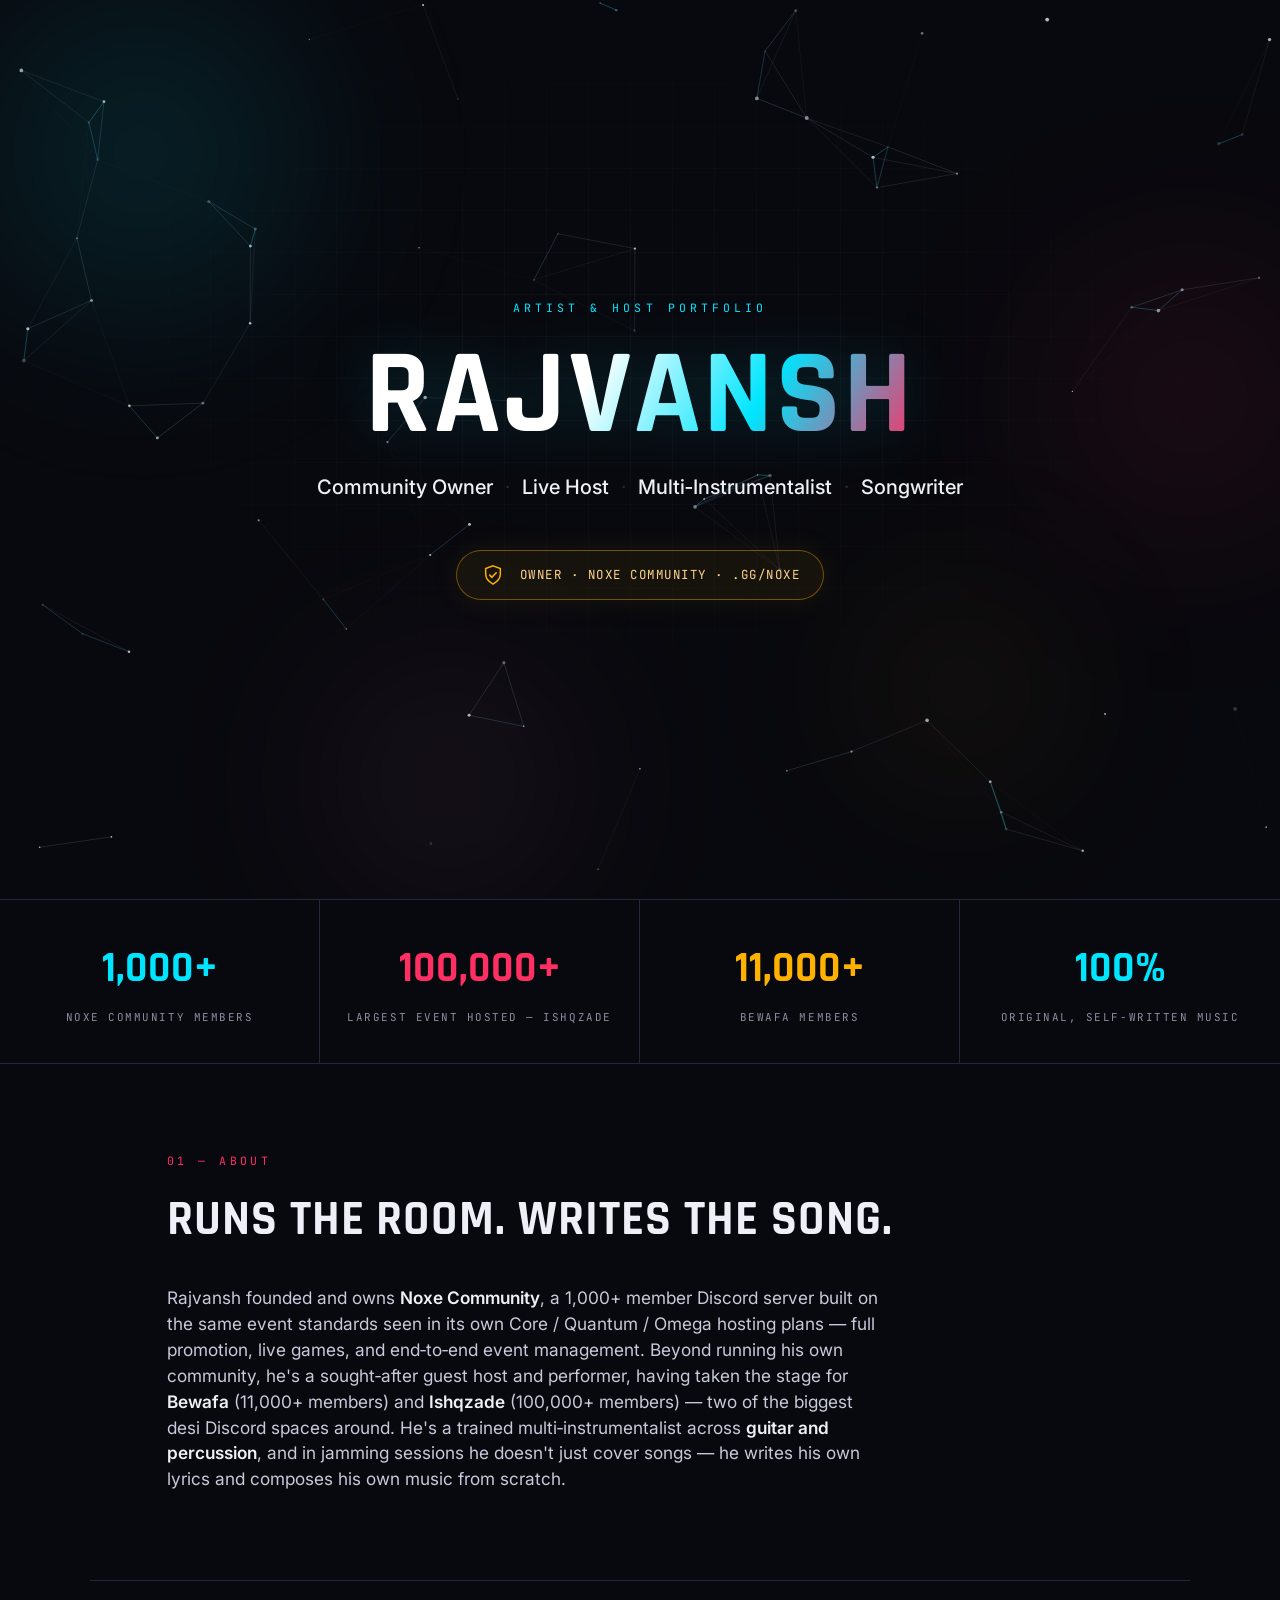
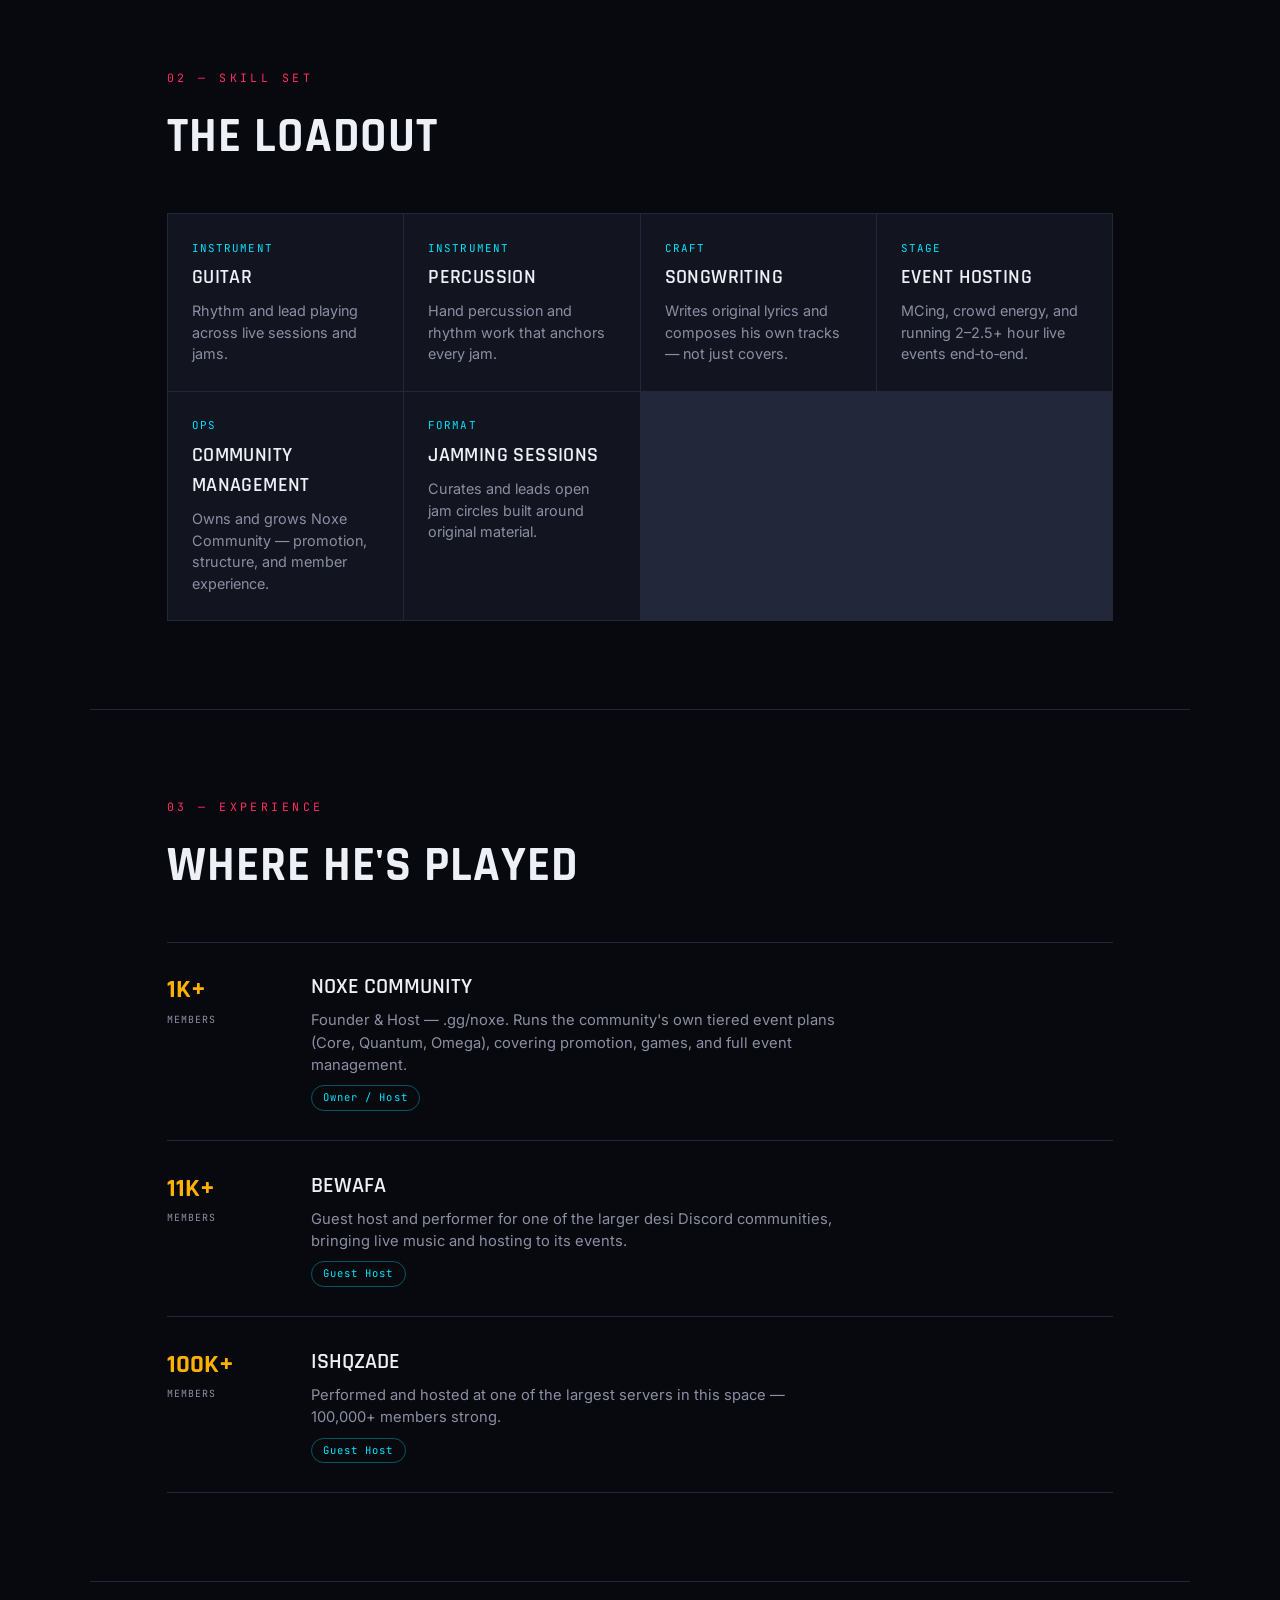
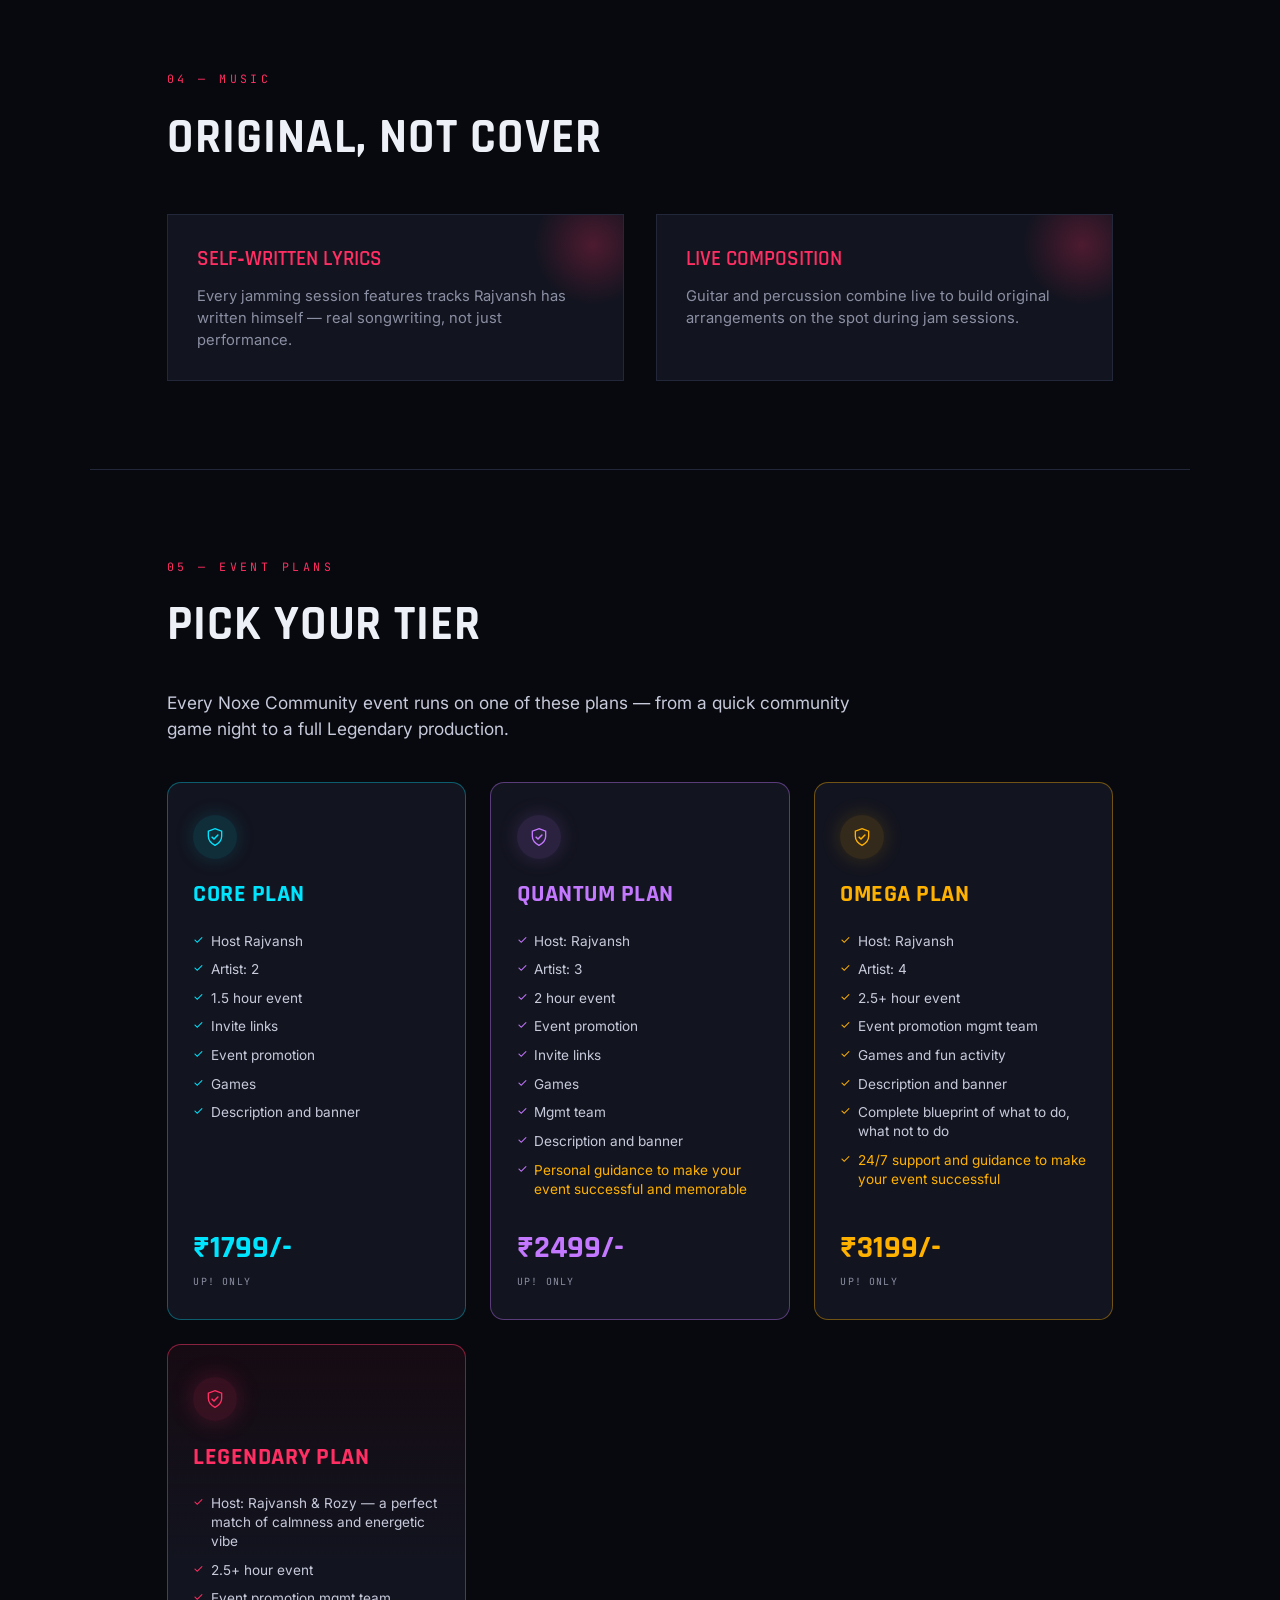
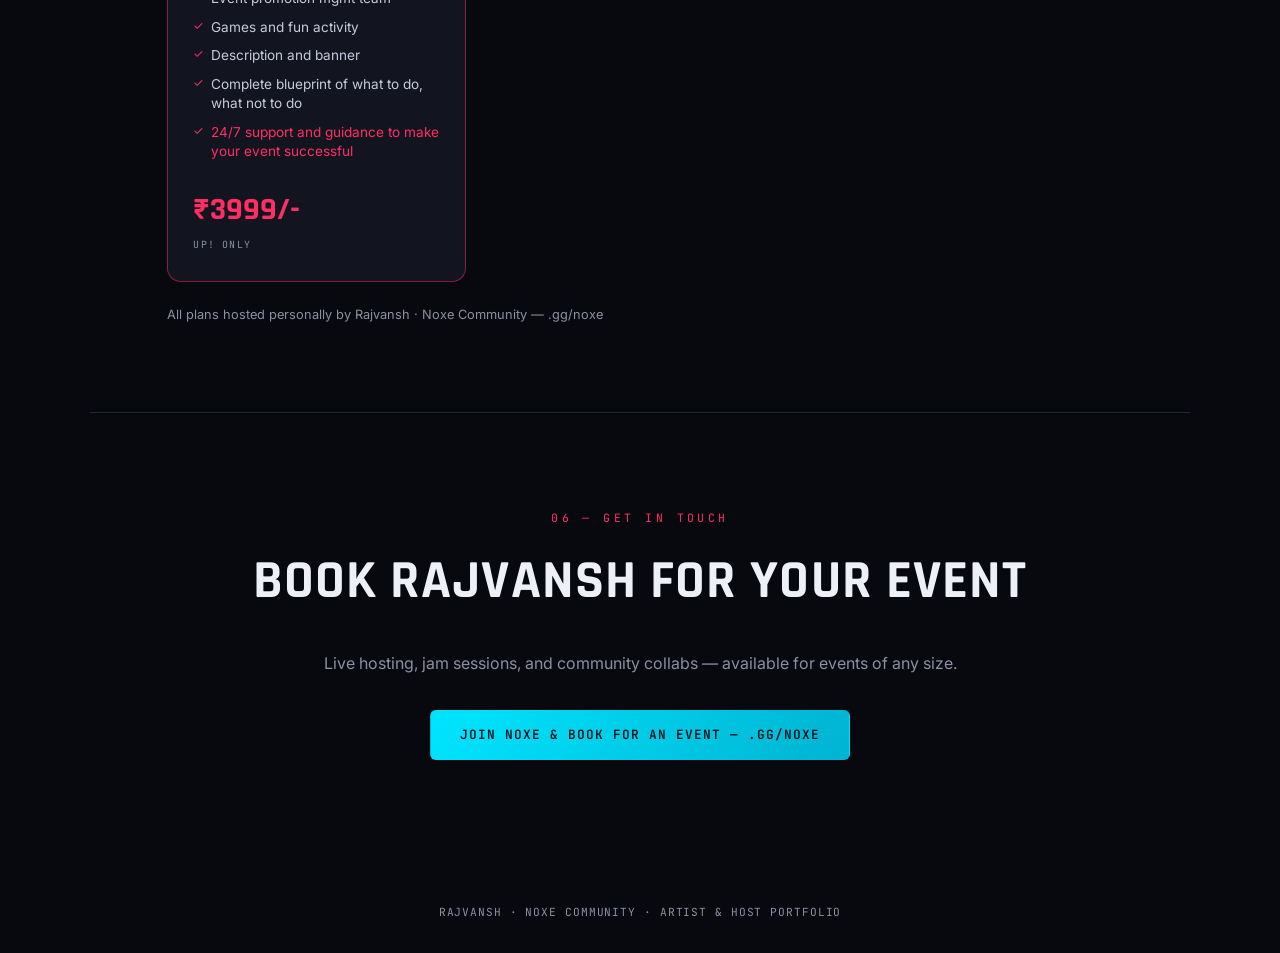
<file: rajvansh-portfolio-2.html>
<!DOCTYPE html>
<html lang="en">
<head>
<meta charset="UTF-8">
<meta name="viewport" content="width=device-width, initial-scale=1.0">
<title>Rajvansh — Artist &amp; Host Portfolio</title>
<link rel="preconnect" href="https://fonts.googleapis.com">
<link href="https://fonts.googleapis.com/css2?family=Rajdhani:wght@500;600;700&family=Inter:wght@400;500;600&family=JetBrains+Mono:wght@400;500&display=swap" rel="stylesheet">
<style>
  :root{
    --bg: #08090e;
    --bg2: #101320;
    --card: #12141f;
    --line: #23273a;
    --cyan: #00e5ff;
    --magenta: #ff2e63;
    --gold: #ffb100;
    --rose: #ff8fc1;
    --text: #eef0f7;
    --muted: #8b8fa3;
  }
  *{ box-sizing:border-box; margin:0; padding:0; }
  html{ scroll-behavior:smooth; }
  body{
    background: var(--bg);
    color:var(--text);
    font-family:'Inter', sans-serif;
    line-height:1.5;
    overflow-x:hidden;
    position:relative;
  }

  /* ---------- STAR FIELD ---------- */
  #stars{
    position:fixed;
    inset:0;
    z-index:0;
    display:block;
  }

  /* ---------- AMBIENT MOVING BACKGROUND ---------- */
  .ambient{
    position:fixed;
    inset:0;
    z-index:1;
    pointer-events:none;
    overflow:hidden;
  }
  .ambient span{
    position:absolute;
    border-radius:50%;
    filter:blur(90px);
    opacity:0.55;
    will-change:transform;
  }
  .orb-cyan{
    width:38vw; height:38vw;
    top:-10%; left:-8%;
    background:radial-gradient(circle, rgba(0,229,255,0.30), transparent 70%);
    animation: driftA 26s ease-in-out infinite;
  }
  .orb-magenta{
    width:34vw; height:34vw;
    top:20%; right:-10%;
    background:radial-gradient(circle, rgba(255,46,99,0.24), transparent 70%);
    animation: driftB 32s ease-in-out infinite;
  }
  .orb-rose{
    width:30vw; height:30vw;
    bottom:-8%; left:20%;
    background:radial-gradient(circle, rgba(255,143,193,0.20), transparent 70%);
    animation: driftC 38s ease-in-out infinite;
  }
  .orb-gold{
    width:26vw; height:26vw;
    bottom:5%; right:12%;
    background:radial-gradient(circle, rgba(255,177,0,0.16), transparent 70%);
    animation: driftA 30s ease-in-out infinite reverse;
  }
  @keyframes driftA{
    0%,100%{ transform:translate(0,0) scale(1); }
    50%{ transform:translate(6vw, 8vh) scale(1.12); }
  }
  @keyframes driftB{
    0%,100%{ transform:translate(0,0) scale(1); }
    50%{ transform:translate(-7vw, 6vh) scale(1.08); }
  }
  @keyframes driftC{
    0%,100%{ transform:translate(0,0) scale(1); }
    50%{ transform:translate(5vw, -7vh) scale(1.15); }
  }
  section, .hero, .hud, footer{ position:relative; z-index:2; }

  /* ---------- SCROLL REVEAL ---------- */
  .reveal{
    opacity:0;
    transform:translateY(24px);
    transition: opacity 0.9s cubic-bezier(.2,.7,.2,1), transform 0.9s cubic-bezier(.2,.7,.2,1);
  }
  .reveal.in{
    opacity:1;
    transform:translateY(0);
  }
  @media (prefers-reduced-motion: reduce){
    .reveal{ opacity:1; transform:none; transition:none; }
    .ambient span{ animation:none; }
  }
  .mono{ font-family:'JetBrains Mono', monospace; }
  .display{ font-family:'Rajdhani', sans-serif; text-transform:uppercase; letter-spacing:0.02em; }

  /* ---------- HERO ---------- */
  .hero{
    min-height:100svh;
    display:flex;
    flex-direction:column;
    justify-content:center;
    align-items:center;
    text-align:center;
    padding:6vh 6vw;
    position:relative;
    border-bottom:1px solid var(--line);
  }
  .hero::before{
    content:"";
    position:absolute; inset:0;
    background-image:
      linear-gradient(rgba(255,255,255,0.025) 1px, transparent 1px),
      linear-gradient(90deg, rgba(255,255,255,0.025) 1px, transparent 1px);
    background-size:42px 42px;
    mask-image: radial-gradient(ellipse 70% 60% at 50% 40%, black 20%, transparent 75%);
    pointer-events:none;
  }
  .eyebrow{
    font-family:'JetBrains Mono', monospace;
    font-size:0.72rem;
    letter-spacing:0.35em;
    color:var(--cyan);
    margin-bottom:1.4rem;
    z-index:1;
  }
  .hero h1{
    font-size:clamp(3rem, 11vw, 7.5rem);
    font-weight:700;
    line-height:0.95;
    background:linear-gradient(120deg, #ffffff 0%, #ffffff 40%, var(--cyan) 70%, var(--magenta) 100%);
    -webkit-background-clip:text;
    background-clip:text;
    color:transparent;
    z-index:1;
    filter: drop-shadow(0 0 30px rgba(0,229,255,0.15));
  }
  .hero-role{
    z-index:1;
    margin-top:1.2rem;
    font-size:clamp(0.95rem, 2vw, 1.25rem);
    color:var(--muted);
    display:flex;
    gap:0.6em;
    flex-wrap:wrap;
    justify-content:center;
  }
  .hero-role span:not(.sep){ color:var(--text); font-weight:500; }
  .sep{ color:var(--line); }

  /* rank badge */
  .badge{
    z-index:1;
    margin-top:3rem;
    display:flex;
    align-items:center;
    gap:0.9rem;
    padding:0.7rem 1.4rem;
    border:1px solid rgba(255,177,0,0.4);
    border-radius:999px;
    background:rgba(255,177,0,0.06);
    box-shadow: 0 0 30px rgba(255,177,0,0.08);
  }
  .badge-hex{
    width:26px; height:26px;
    display:grid; place-items:center;
    color:var(--gold);
    animation: pulseGlow 2.6s ease-in-out infinite;
  }
  @keyframes pulseGlow{
    0%,100%{ filter:drop-shadow(0 0 2px rgba(255,177,0,0.5)); }
    50%{ filter:drop-shadow(0 0 9px rgba(255,177,0,0.9)); }
  }
  .badge-text{ font-family:'JetBrains Mono', monospace; font-size:0.78rem; letter-spacing:0.12em; color:#ffd48a; }

  /* ---------- STAT HUD ---------- */
  .hud{
    display:grid;
    grid-template-columns:repeat(4, 1fr);
    border-bottom:1px solid var(--line);
  }
  .hud-item{
    padding:2.4rem 1.5rem;
    text-align:center;
    border-right:1px solid var(--line);
    position:relative;
  }
  .hud-item:last-child{ border-right:none; }
  .hud-num{
    font-family:'Rajdhani', sans-serif;
    font-weight:700;
    font-size:clamp(1.7rem, 4vw, 2.6rem);
    color:var(--cyan);
  }
  .hud-item:nth-child(2) .hud-num{ color:var(--magenta); }
  .hud-item:nth-child(3) .hud-num{ color:var(--gold); }
  .hud-item:nth-child(4) .hud-num{ color:var(--cyan); }
  .hud-label{
    margin-top:0.5rem;
    font-family:'JetBrains Mono', monospace;
    font-size:0.68rem;
    letter-spacing:0.14em;
    color:var(--muted);
    text-transform:uppercase;
  }

  /* ---------- SECTION SHELL ---------- */
  section.block{
    max-width:1100px;
    margin:0 auto;
    padding:5.5rem 6vw;
    border-bottom:1px solid var(--line);
  }
  .tag{
    font-family:'JetBrains Mono', monospace;
    font-size:0.72rem;
    letter-spacing:0.3em;
    color:var(--magenta);
    margin-bottom:0.9rem;
  }
  h2.display{
    font-size:clamp(2rem, 5vw, 3rem);
    font-weight:700;
    margin-bottom:1.8rem;
  }
  .lead{
    font-size:1.08rem;
    color:#c7cadb;
    max-width:65ch;
  }
  .lead b{ color:var(--text); font-weight:600; }

  /* ---------- LOADOUT / SKILLS ---------- */
  .grid-skills{
    margin-top:2.5rem;
    display:grid;
    grid-template-columns:repeat(auto-fit, minmax(230px, 1fr));
    gap:1px;
    background:var(--line);
    border:1px solid var(--line);
  }
  .skill{
    background:var(--card);
    padding:1.6rem 1.5rem;
  }
  .skill .k{
    font-family:'JetBrains Mono', monospace;
    font-size:0.68rem;
    color:var(--cyan);
    letter-spacing:0.1em;
  }
  .skill h3{
    font-family:'Rajdhani', sans-serif;
    font-size:1.25rem;
    font-weight:600;
    margin-top:0.4rem;
    text-transform:uppercase;
    letter-spacing:0.02em;
  }
  .skill p{
    margin-top:0.5rem;
    font-size:0.9rem;
    color:var(--muted);
  }

  /* ---------- EXPERIENCE TIMELINE ---------- */
  .timeline{
    margin-top:2.5rem;
    display:flex;
    flex-direction:column;
  }
  .tl-row{
    display:grid;
    grid-template-columns:120px 1fr;
    gap:1.5rem;
    padding:1.8rem 0;
    border-top:1px solid var(--line);
    align-items:start;
  }
  .tl-row:last-child{ border-bottom:1px solid var(--line); }
  .tl-scale{
    font-family:'Rajdhani', sans-serif;
    font-weight:700;
    font-size:1.6rem;
    color:var(--gold);
  }
  .tl-scale small{
    display:block;
    font-family:'JetBrains Mono', monospace;
    font-size:0.62rem;
    color:var(--muted);
    font-weight:400;
    letter-spacing:0.1em;
    margin-top:0.2rem;
  }
  .tl-body h3{
    font-family:'Rajdhani', sans-serif;
    font-size:1.35rem;
    font-weight:600;
    text-transform:uppercase;
  }
  .tl-body p{ color:var(--muted); font-size:0.92rem; margin-top:0.35rem; max-width:60ch; }
  .role-pill{
    display:inline-block;
    margin-top:0.6rem;
    font-family:'JetBrains Mono', monospace;
    font-size:0.66rem;
    letter-spacing:0.1em;
    color:var(--cyan);
    border:1px solid rgba(0,229,255,0.35);
    padding:0.25rem 0.7rem;
    border-radius:999px;
  }

  /* ---------- MUSIC ---------- */
  .music-wrap{
    margin-top:2.5rem;
    display:grid;
    grid-template-columns:1fr 1fr;
    gap:2rem;
  }
  .music-card{
    border:1px solid var(--line);
    background:var(--card);
    padding:1.8rem;
    position:relative;
    overflow:hidden;
  }
  .music-card::after{
    content:"";
    position:absolute; right:-30px; top:-30px;
    width:120px; height:120px;
    background:radial-gradient(circle, rgba(255,46,99,0.25), transparent 70%);
  }
  .music-card h3{
    font-family:'Rajdhani', sans-serif;
    font-size:1.3rem;
    text-transform:uppercase;
    font-weight:600;
    color:var(--magenta);
  }
  .music-card p{ margin-top:0.6rem; color:var(--muted); font-size:0.92rem; }

  /* ---------- PLANS ---------- */
  .plans-grid{
    margin-top:2.5rem;
    display:grid;
    grid-template-columns:repeat(auto-fit, minmax(250px, 1fr));
    gap:1.5rem;
  }
  .plan-card{
    background:var(--card);
    border:1px solid var(--line);
    border-radius:14px;
    padding:2rem 1.6rem 1.8rem;
    display:flex;
    flex-direction:column;
    position:relative;
    overflow:hidden;
    transition:transform 0.4s cubic-bezier(.2,.8,.2,1), border-color 0.4s ease, box-shadow 0.4s ease;
  }
  .plan-card:hover{ transform:translateY(-6px); }
  .plan-card .plan-badge{
    width:44px; height:44px;
    display:grid; place-items:center;
    border-radius:50%;
    margin-bottom:1.1rem;
  }
  .plan-card h3{
    font-family:'Rajdhani', sans-serif;
    font-weight:700;
    font-size:1.5rem;
    text-transform:uppercase;
    letter-spacing:0.02em;
  }
  .plan-card .plan-price{
    margin-top:auto;
    padding-top:1.6rem;
    font-family:'Rajdhani', sans-serif;
    font-weight:700;
    font-size:2rem;
  }
  .plan-card .plan-price small{
    display:block;
    font-family:'JetBrains Mono', monospace;
    font-size:0.62rem;
    font-weight:400;
    letter-spacing:0.12em;
    color:var(--muted);
    margin-top:0.2rem;
  }
  .plan-list{
    list-style:none;
    margin-top:1.2rem;
    display:flex;
    flex-direction:column;
    gap:0.6rem;
    flex:1;
  }
  .plan-list li{
    font-size:0.85rem;
    color:#c7cadb;
    padding-left:1.1rem;
    position:relative;
    line-height:1.4;
  }
  .plan-list li::before{
    content:"✓";
    position:absolute;
    left:0;
    top:0;
    font-size:0.75rem;
  }
  .plan-list li.highlight{ color:inherit; }

  .plan-core{ border-color:rgba(0,229,255,0.35); }
  .plan-core .plan-badge{ background:rgba(0,229,255,0.12); color:var(--cyan); box-shadow:0 0 20px rgba(0,229,255,0.15); }
  .plan-core h3{ color:var(--cyan); }
  .plan-core .plan-price{ color:var(--cyan); }
  .plan-core .plan-list li::before{ color:var(--cyan); }
  .plan-core:hover{ box-shadow:0 20px 40px rgba(0,229,255,0.12); }

  .plan-quantum{ border-color:rgba(196,120,255,0.4); }
  .plan-quantum .plan-badge{ background:rgba(196,120,255,0.14); color:#c478ff; box-shadow:0 0 20px rgba(196,120,255,0.18); }
  .plan-quantum h3{ color:#c478ff; }
  .plan-quantum .plan-price{ color:#c478ff; }
  .plan-quantum .plan-list li::before{ color:#c478ff; }
  .plan-quantum .plan-list li.highlight{ color:var(--gold); }
  .plan-quantum:hover{ box-shadow:0 20px 40px rgba(196,120,255,0.14); }

  .plan-omega{ border-color:rgba(255,177,0,0.4); }
  .plan-omega .plan-badge{ background:rgba(255,177,0,0.14); color:var(--gold); box-shadow:0 0 20px rgba(255,177,0,0.18); }
  .plan-omega h3{ color:var(--gold); }
  .plan-omega .plan-price{ color:var(--gold); }
  .plan-omega .plan-list li::before{ color:var(--gold); }
  .plan-omega .plan-list li.highlight{ color:var(--gold); }
  .plan-omega:hover{ box-shadow:0 20px 40px rgba(255,177,0,0.14); }

  .plan-legendary{
    border-color:rgba(255,46,99,0.5);
    background:linear-gradient(180deg, rgba(255,46,99,0.06), var(--card) 40%);
  }
  .plan-legendary .plan-badge{ background:rgba(255,46,99,0.14); color:var(--magenta); box-shadow:0 0 24px rgba(255,46,99,0.22); }
  .plan-legendary h3{ color:var(--magenta); }
  .plan-legendary .plan-price{ color:var(--magenta); }
  .plan-legendary .plan-list li::before{ color:var(--magenta); }
  .plan-legendary .plan-list li.highlight{ color:var(--magenta); }
  .plan-legendary:hover{ box-shadow:0 24px 46px rgba(255,46,99,0.18); }
  .plan-note{
    margin-top:1.4rem;
    font-size:0.8rem;
    color:var(--muted);
  }

  /* ---------- CTA ---------- */
  .cta{
    text-align:center;
    padding:6rem 6vw 7rem;
  }
  .cta h2{
    font-size:clamp(2rem, 6vw, 3.4rem);
    font-weight:700;
  }
  .cta p{ color:var(--muted); margin-top:1rem; }
  .cta-row{
    margin-top:2.2rem;
    display:flex;
    gap:1rem;
    justify-content:center;
    flex-wrap:wrap;
  }
  .btn{
    font-family:'JetBrains Mono', monospace;
    font-size:0.8rem;
    letter-spacing:0.08em;
    padding:0.9rem 1.8rem;
    border-radius:6px;
    text-decoration:none;
    border:1px solid transparent;
    transition:transform 0.4s cubic-bezier(.2,.8,.2,1), box-shadow 0.4s ease;
  }
  .btn:hover{ transform:translateY(-3px); box-shadow:0 12px 30px rgba(0,229,255,0.18); }
  .btn-primary{
    background:linear-gradient(120deg, var(--cyan), #00b3d1);
    color:#04121a;
    font-weight:600;
  }
  .btn-ghost{
    border-color:var(--line);
    color:var(--text);
  }
  footer{
    text-align:center;
    padding:2rem;
    font-family:'JetBrains Mono', monospace;
    font-size:0.7rem;
    color:var(--muted);
    letter-spacing:0.08em;
  }

  @media (max-width:640px){
    .hud{ grid-template-columns:repeat(2, 1fr); }
    .hud-item:nth-child(2){ border-right:none; }
    .hud-item:nth-child(3),.hud-item:nth-child(4){ border-top:1px solid var(--line); }
    .tl-row{ grid-template-columns:1fr; gap:0.4rem; }
    .music-wrap{ grid-template-columns:1fr; }
  }
</style>
</head>
<body>

  <canvas id="stars"></canvas>

  <div class="ambient">
    <span class="orb-cyan"></span>
    <span class="orb-magenta"></span>
    <span class="orb-rose"></span>
    <span class="orb-gold"></span>
  </div>

  <!-- HERO -->
  <section class="hero">
    <div class="eyebrow mono">ARTIST &amp; HOST PORTFOLIO</div>
    <h1 class="display">RAJVANSH</h1>
    <div class="hero-role">
      <span>Community Owner</span><span class="sep">·</span>
      <span>Live Host</span><span class="sep">·</span>
      <span>Multi‑Instrumentalist</span><span class="sep">·</span>
      <span>Songwriter</span>
    </div>
    <div class="badge">
      <span class="badge-hex">
        <svg width="22" height="22" viewBox="0 0 24 24" fill="none">
          <path d="M12 2l8 3v6c0 5-3.5 8.5-8 11-4.5-2.5-8-6-8-11V5l8-3z" stroke="currentColor" stroke-width="1.6"/>
          <path d="M8.5 12.2l2.3 2.3 4.7-4.9" stroke="currentColor" stroke-width="1.8" stroke-linecap="round" stroke-linejoin="round"/>
        </svg>
      </span>
      <span class="badge-text">OWNER · NOXE COMMUNITY · .GG/NOXE</span>
    </div>
  </section>

  <!-- HUD STATS -->
  <div class="hud">
    <div class="hud-item">
      <div class="hud-num mono">1,000+</div>
      <div class="hud-label">Noxe Community Members</div>
    </div>
    <div class="hud-item">
      <div class="hud-num mono">100,000+</div>
      <div class="hud-label">Largest Event Hosted — Ishqzade</div>
    </div>
    <div class="hud-item">
      <div class="hud-num mono">11,000+</div>
      <div class="hud-label">Bewafa Members</div>
    </div>
    <div class="hud-item">
      <div class="hud-num mono">100%</div>
      <div class="hud-label">Original, Self‑Written Music</div>
    </div>
  </div>

  <!-- ABOUT -->
  <section class="block reveal">
    <div class="tag">01 — ABOUT</div>
    <h2 class="display">Runs the room. Writes the song.</h2>
    <p class="lead">
      Rajvansh founded and owns <b>Noxe Community</b>, a 1,000+ member Discord server built on
      the same event standards seen in its own Core / Quantum / Omega hosting plans — full
      promotion, live games, and end‑to‑end event management. Beyond running his own community,
      he's a sought‑after guest host and performer, having taken the stage for
      <b>Bewafa</b> (11,000+ members) and <b>Ishqzade</b> (100,000+ members) — two of the
      biggest desi Discord spaces around. He's a trained multi‑instrumentalist across
      <b>guitar and percussion</b>, and in jamming sessions he doesn't just cover songs —
      he writes his own lyrics and composes his own music from scratch.
    </p>
  </section>

  <!-- LOADOUT / SKILLS -->
  <section class="block reveal">
    <div class="tag">02 — SKILL SET</div>
    <h2 class="display">The Loadout</h2>
    <div class="grid-skills">
      <div class="skill">
        <div class="k mono">INSTRUMENT</div>
        <h3>Guitar</h3>
        <p>Rhythm and lead playing across live sessions and jams.</p>
      </div>
      <div class="skill">
        <div class="k mono">INSTRUMENT</div>
        <h3>Percussion</h3>
        <p>Hand percussion and rhythm work that anchors every jam.</p>
      </div>
      <div class="skill">
        <div class="k mono">CRAFT</div>
        <h3>Songwriting</h3>
        <p>Writes original lyrics and composes his own tracks — not just covers.</p>
      </div>
      <div class="skill">
        <div class="k mono">STAGE</div>
        <h3>Event Hosting</h3>
        <p>MCing, crowd energy, and running 2–2.5+ hour live events end‑to‑end.</p>
      </div>
      <div class="skill">
        <div class="k mono">OPS</div>
        <h3>Community Management</h3>
        <p>Owns and grows Noxe Community — promotion, structure, and member experience.</p>
      </div>
      <div class="skill">
        <div class="k mono">FORMAT</div>
        <h3>Jamming Sessions</h3>
        <p>Curates and leads open jam circles built around original material.</p>
      </div>
    </div>
  </section>

  <!-- EXPERIENCE -->
  <section class="block reveal">
    <div class="tag">03 — EXPERIENCE</div>
    <h2 class="display">Where He's Played</h2>
    <div class="timeline">
      <div class="tl-row">
        <div class="tl-scale mono">1K+<small>MEMBERS</small></div>
        <div class="tl-body">
          <h3>Noxe Community</h3>
          <p>Founder &amp; Host — .gg/noxe. Runs the community's own tiered event plans (Core, Quantum, Omega), covering promotion, games, and full event management.</p>
          <span class="role-pill">Owner / Host</span>
        </div>
      </div>
      <div class="tl-row">
        <div class="tl-scale mono">11K+<small>MEMBERS</small></div>
        <div class="tl-body">
          <h3>Bewafa</h3>
          <p>Guest host and performer for one of the larger desi Discord communities, bringing live music and hosting to its events.</p>
          <span class="role-pill">Guest Host</span>
        </div>
      </div>
      <div class="tl-row">
        <div class="tl-scale mono">100K+<small>MEMBERS</small></div>
        <div class="tl-body">
          <h3>Ishqzade</h3>
          <p>Performed and hosted at one of the largest servers in this space — 100,000+ members strong.</p>
          <span class="role-pill">Guest Host</span>
        </div>
      </div>
    </div>
  </section>

  <!-- MUSIC -->
  <section class="block reveal">
    <div class="tag">04 — MUSIC</div>
    <h2 class="display">Original, Not Cover</h2>
    <div class="music-wrap">
      <div class="music-card">
        <h3>Self‑Written Lyrics</h3>
        <p>Every jamming session features tracks Rajvansh has written himself — real songwriting, not just performance.</p>
      </div>
      <div class="music-card">
        <h3>Live Composition</h3>
        <p>Guitar and percussion combine live to build original arrangements on the spot during jam sessions.</p>
      </div>
    </div>
  </section>

  <!-- PLANS -->
  <section class="block reveal">
    <div class="tag">05 — EVENT PLANS</div>
    <h2 class="display">Pick Your Tier</h2>
    <p class="lead">Every Noxe Community event runs on one of these plans — from a quick community game night to a full Legendary production.</p>

    <div class="plans-grid">

      <!-- CORE -->
      <div class="plan-card plan-core">
        <div class="plan-badge">
          <svg width="20" height="20" viewBox="0 0 24 24" fill="none"><path d="M12 2l8 3v6c0 5-3.5 8.5-8 11-4.5-2.5-8-6-8-11V5l8-3z" stroke="currentColor" stroke-width="1.6"/><path d="M8.5 12.2l2.3 2.3 4.7-4.9" stroke="currentColor" stroke-width="1.8" stroke-linecap="round" stroke-linejoin="round"/></svg>
        </div>
        <h3>Core Plan</h3>
        <ul class="plan-list">
          <li>Host Rajvansh</li>
          <li>Artist: 2</li>
          <li>1.5 hour event</li>
          <li>Invite links</li>
          <li>Event promotion</li>
          <li>Games</li>
          <li>Description and banner</li>
        </ul>
        <div class="plan-price mono">₹1799/- <small>UP! ONLY</small></div>
      </div>

      <!-- QUANTUM -->
      <div class="plan-card plan-quantum">
        <div class="plan-badge">
          <svg width="20" height="20" viewBox="0 0 24 24" fill="none"><path d="M12 2l8 3v6c0 5-3.5 8.5-8 11-4.5-2.5-8-6-8-11V5l8-3z" stroke="currentColor" stroke-width="1.6"/><path d="M8.5 12.2l2.3 2.3 4.7-4.9" stroke="currentColor" stroke-width="1.8" stroke-linecap="round" stroke-linejoin="round"/></svg>
        </div>
        <h3>Quantum Plan</h3>
        <ul class="plan-list">
          <li>Host: Rajvansh</li>
          <li>Artist: 3</li>
          <li>2 hour event</li>
          <li>Event promotion</li>
          <li>Invite links</li>
          <li>Games</li>
          <li>Mgmt team</li>
          <li>Description and banner</li>
          <li class="highlight">Personal guidance to make your event successful and memorable</li>
        </ul>
        <div class="plan-price mono">₹2499/- <small>UP! ONLY</small></div>
      </div>

      <!-- OMEGA -->
      <div class="plan-card plan-omega">
        <div class="plan-badge">
          <svg width="20" height="20" viewBox="0 0 24 24" fill="none"><path d="M12 2l8 3v6c0 5-3.5 8.5-8 11-4.5-2.5-8-6-8-11V5l8-3z" stroke="currentColor" stroke-width="1.6"/><path d="M8.5 12.2l2.3 2.3 4.7-4.9" stroke="currentColor" stroke-width="1.8" stroke-linecap="round" stroke-linejoin="round"/></svg>
        </div>
        <h3>Omega Plan</h3>
        <ul class="plan-list">
          <li>Host: Rajvansh</li>
          <li>Artist: 4</li>
          <li>2.5+ hour event</li>
          <li>Event promotion mgmt team</li>
          <li>Games and fun activity</li>
          <li>Description and banner</li>
          <li>Complete blueprint of what to do, what not to do</li>
          <li class="highlight">24/7 support and guidance to make your event successful</li>
        </ul>
        <div class="plan-price mono">₹3199/- <small>UP! ONLY</small></div>
      </div>

      <!-- LEGENDARY -->
      <div class="plan-card plan-legendary">
        <div class="plan-badge">
          <svg width="20" height="20" viewBox="0 0 24 24" fill="none"><path d="M12 2l8 3v6c0 5-3.5 8.5-8 11-4.5-2.5-8-6-8-11V5l8-3z" stroke="currentColor" stroke-width="1.6"/><path d="M8.5 12.2l2.3 2.3 4.7-4.9" stroke="currentColor" stroke-width="1.8" stroke-linecap="round" stroke-linejoin="round"/></svg>
        </div>
        <h3>Legendary Plan</h3>
        <ul class="plan-list">
          <li>Host: Rajvansh &amp; Rozy — a perfect match of calmness and energetic vibe</li>
          <li>2.5+ hour event</li>
          <li>Event promotion mgmt team</li>
          <li>Games and fun activity</li>
          <li>Description and banner</li>
          <li>Complete blueprint of what to do, what not to do</li>
          <li class="highlight">24/7 support and guidance to make your event successful</li>
        </ul>
        <div class="plan-price mono">₹3999/- <small>UP! ONLY</small></div>
      </div>

    </div>
    <p class="plan-note">All plans hosted personally by Rajvansh · Noxe Community — .gg/noxe</p>
  </section>

  <!-- CTA -->
  <section class="cta reveal">
    <div class="tag" style="justify-content:center; display:flex;">06 — GET IN TOUCH</div>
    <h2 class="display">Book Rajvansh For Your Event</h2>
    <p>Live hosting, jam sessions, and community collabs — available for events of any size.</p>
    <div class="cta-row">
      <a href="https://discord.gg/noxe" target="_blank" rel="noopener noreferrer" class="btn btn-primary">JOIN NOXE &amp; BOOK FOR AN EVENT — .GG/NOXE</a>
    </div>
  </section>

  <footer class="mono">RAJVANSH · NOXE COMMUNITY · ARTIST &amp; HOST PORTFOLIO</footer>

  <script>
    // ---- Interactive connecting star field ----
    (function(){
      const canvas = document.getElementById('stars');
      const ctx = canvas.getContext('2d');
      const reduceMotion = window.matchMedia('(prefers-reduced-motion: reduce)').matches;

      let w, h, dpr;
      let stars = [];
      const mouse = { x: null, y: null, active: false };
      const LINK_DIST = 130;
      const MOUSE_DIST = 170;

      function resize(){
        dpr = Math.min(window.devicePixelRatio || 1, 2);
        w = window.innerWidth;
        h = window.innerHeight;
        canvas.width = w * dpr;
        canvas.height = h * dpr;
        canvas.style.width = w + 'px';
        canvas.style.height = h + 'px';
        ctx.setTransform(dpr, 0, 0, dpr, 0, 0);

        const count = Math.round((w * h) / 15000);
        stars = Array.from({ length: count }, () => ({
          x: Math.random() * w,
          y: Math.random() * h,
          vx: (Math.random() - 0.5) * 0.18,
          vy: (Math.random() - 0.5) * 0.18,
          r: Math.random() * 1.4 + 0.6,
          tw: Math.random() * Math.PI * 2
        }));
      }

      function colorMix(dist, max){
        // fades between cyan and rose depending on link length
        const t = dist / max;
        const cCyan = [0, 229, 255];
        const cRose = [255, 143, 193];
        const rgb = cCyan.map((c, i) => Math.round(c + (cRose[i] - c) * t));
        return rgb;
      }

      function step(){
        ctx.clearRect(0, 0, w, h);

        // update + draw stars
        for (const s of stars){
          s.x += s.vx;
          s.y += s.vy;
          if (s.x < 0 || s.x > w) s.vx *= -1;
          if (s.y < 0 || s.y > h) s.vy *= -1;
          s.tw += 0.02;
          const alpha = 0.45 + Math.sin(s.tw) * 0.35;

          ctx.beginPath();
          ctx.arc(s.x, s.y, s.r, 0, Math.PI * 2);
          ctx.fillStyle = `rgba(238,240,247,${Math.max(0.15, alpha)})`;
          ctx.fill();
        }

        // star-to-star links
        for (let i = 0; i < stars.length; i++){
          for (let j = i + 1; j < stars.length; j++){
            const a = stars[i], b = stars[j];
            const dx = a.x - b.x, dy = a.y - b.y;
            const dist = Math.sqrt(dx * dx + dy * dy);
            if (dist < LINK_DIST){
              const rgb = colorMix(dist, LINK_DIST);
              const op = (1 - dist / LINK_DIST) * 0.35;
              ctx.strokeStyle = `rgba(${rgb[0]},${rgb[1]},${rgb[2]},${op})`;
              ctx.lineWidth = 1;
              ctx.beginPath();
              ctx.moveTo(a.x, a.y);
              ctx.lineTo(b.x, b.y);
              ctx.stroke();
            }
          }
        }

        // mouse links
        if (mouse.active){
          for (const s of stars){
            const dx = s.x - mouse.x, dy = s.y - mouse.y;
            const dist = Math.sqrt(dx * dx + dy * dy);
            if (dist < MOUSE_DIST){
              const op = (1 - dist / MOUSE_DIST) * 0.6;
              ctx.strokeStyle = `rgba(0,229,255,${op})`;
              ctx.lineWidth = 1;
              ctx.beginPath();
              ctx.moveTo(s.x, s.y);
              ctx.lineTo(mouse.x, mouse.y);
              ctx.stroke();
            }
          }
          ctx.beginPath();
          ctx.arc(mouse.x, mouse.y, 2.4, 0, Math.PI * 2);
          ctx.fillStyle = 'rgba(0,229,255,0.9)';
          ctx.fill();
        }

        if (!reduceMotion) requestAnimationFrame(step);
      }

      window.addEventListener('resize', resize);
      window.addEventListener('mousemove', (e) => {
        mouse.x = e.clientX;
        mouse.y = e.clientY;
        mouse.active = true;
      });
      window.addEventListener('mouseleave', () => { mouse.active = false; });
      window.addEventListener('touchmove', (e) => {
        if (e.touches && e.touches[0]){
          mouse.x = e.touches[0].clientX;
          mouse.y = e.touches[0].clientY;
          mouse.active = true;
        }
      }, { passive:true });
      window.addEventListener('touchend', () => { mouse.active = false; });

      resize();
      step();
      if (reduceMotion) step(); // draw a single static frame
    })();
  </script>

  <script>
    const els = document.querySelectorAll('.reveal');
    const io = new IntersectionObserver((entries) => {
      entries.forEach(e => {
        if (e.isIntersecting) {
          e.target.classList.add('in');
          io.unobserve(e.target);
        }
      });
    }, { threshold: 0.15 });
    els.forEach(el => io.observe(el));
  </script>

</body>
</html>
</file>
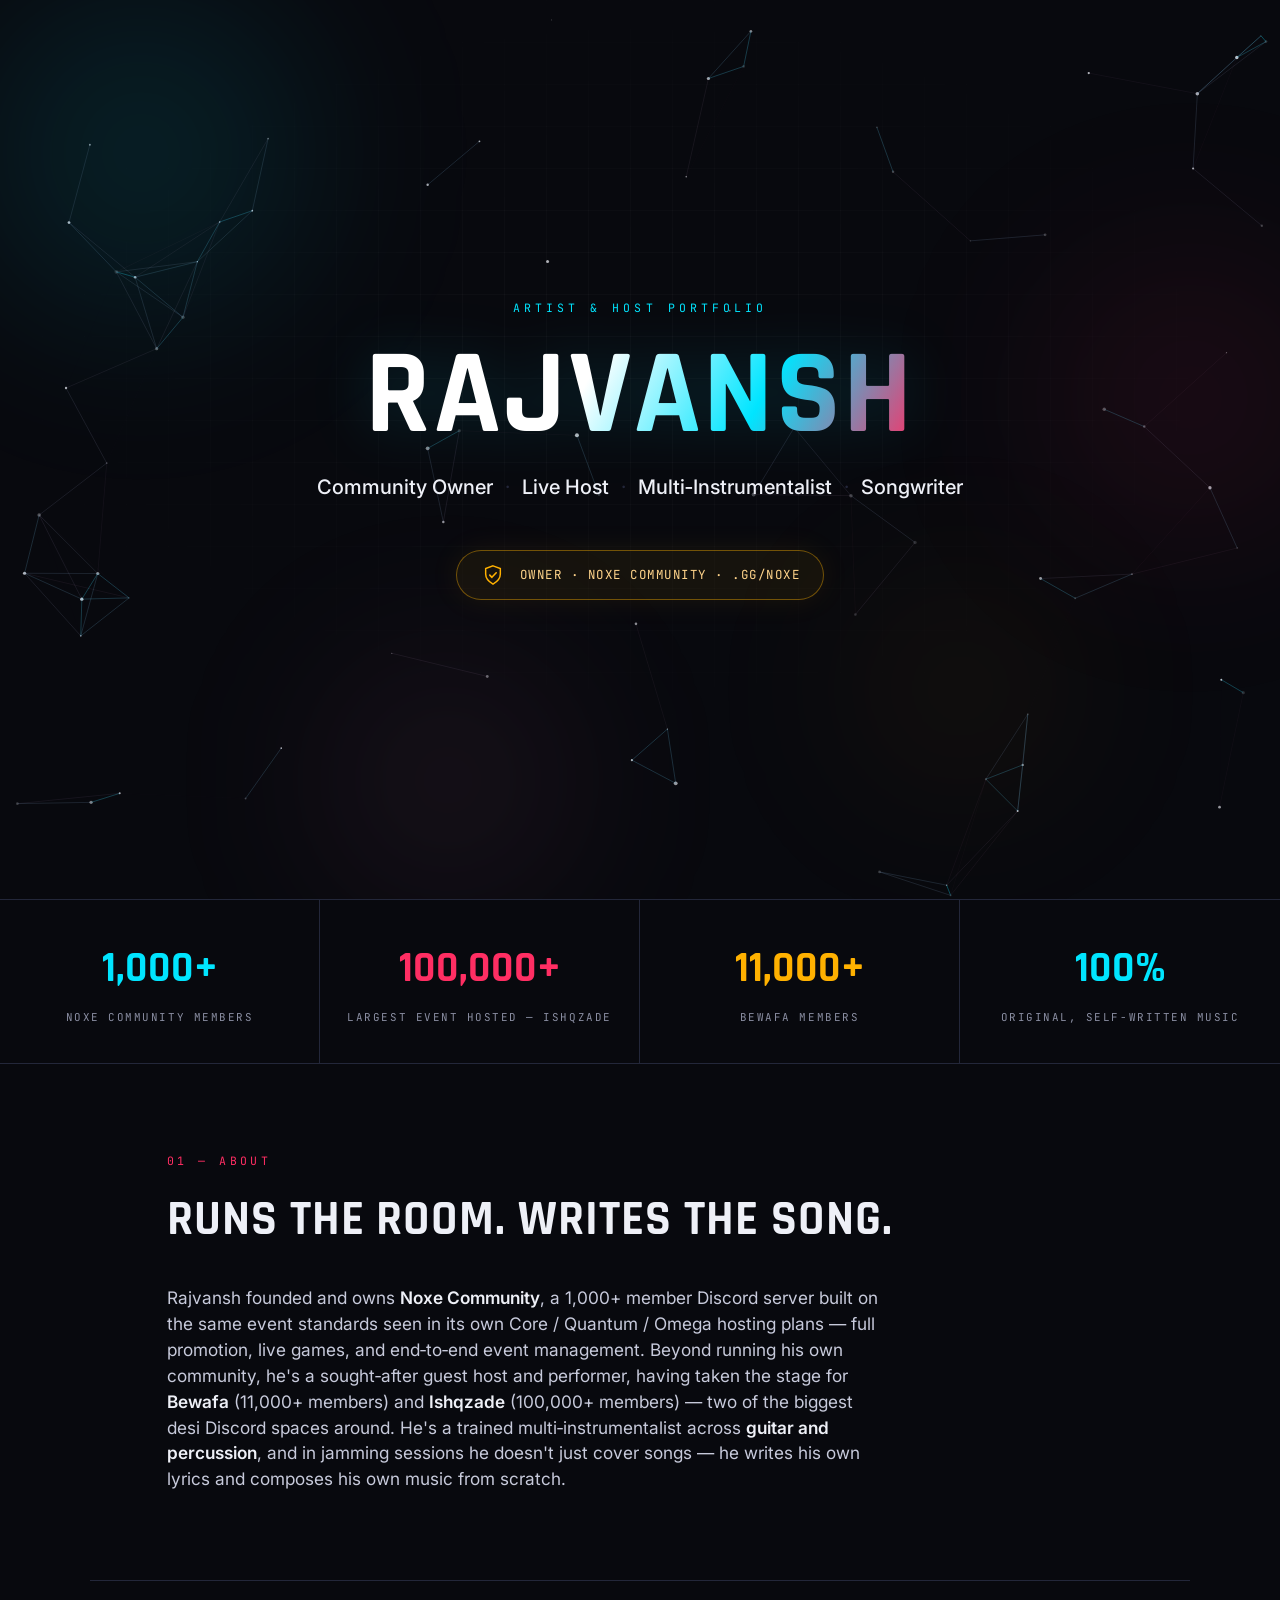
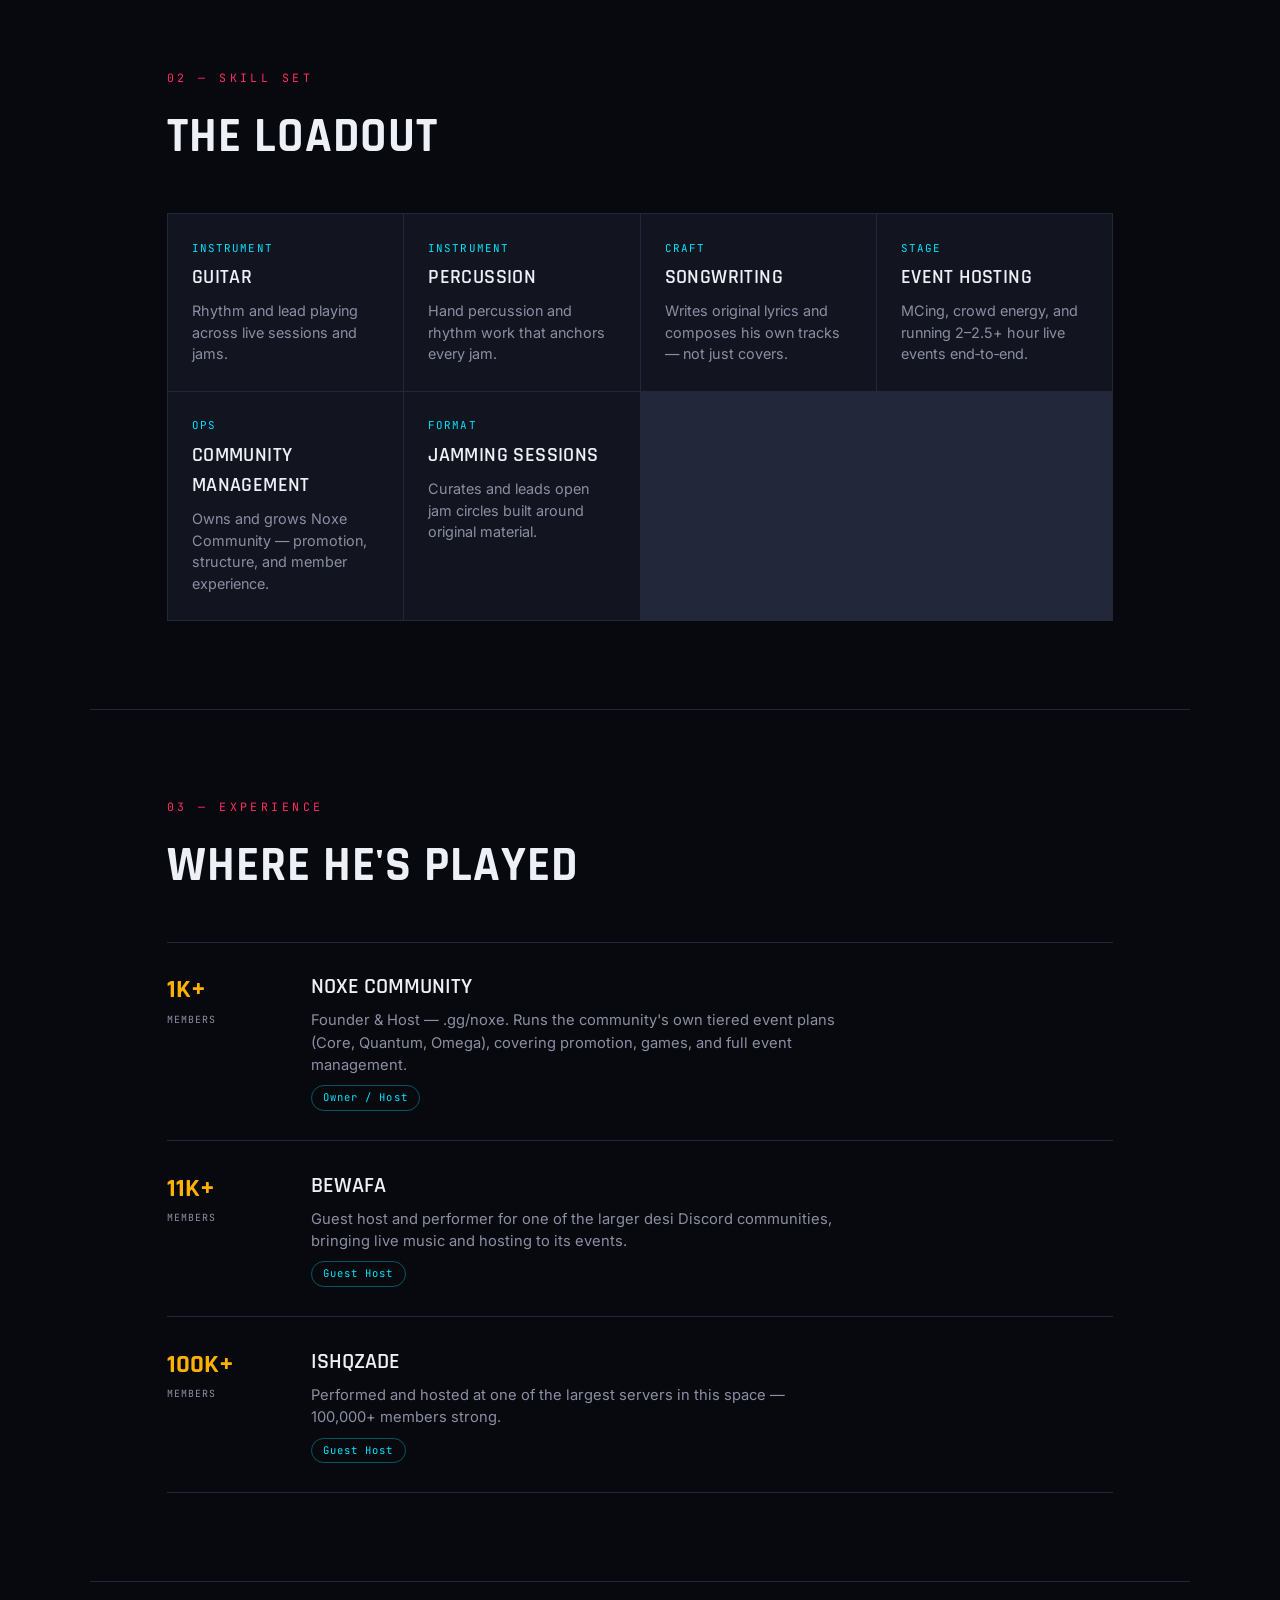
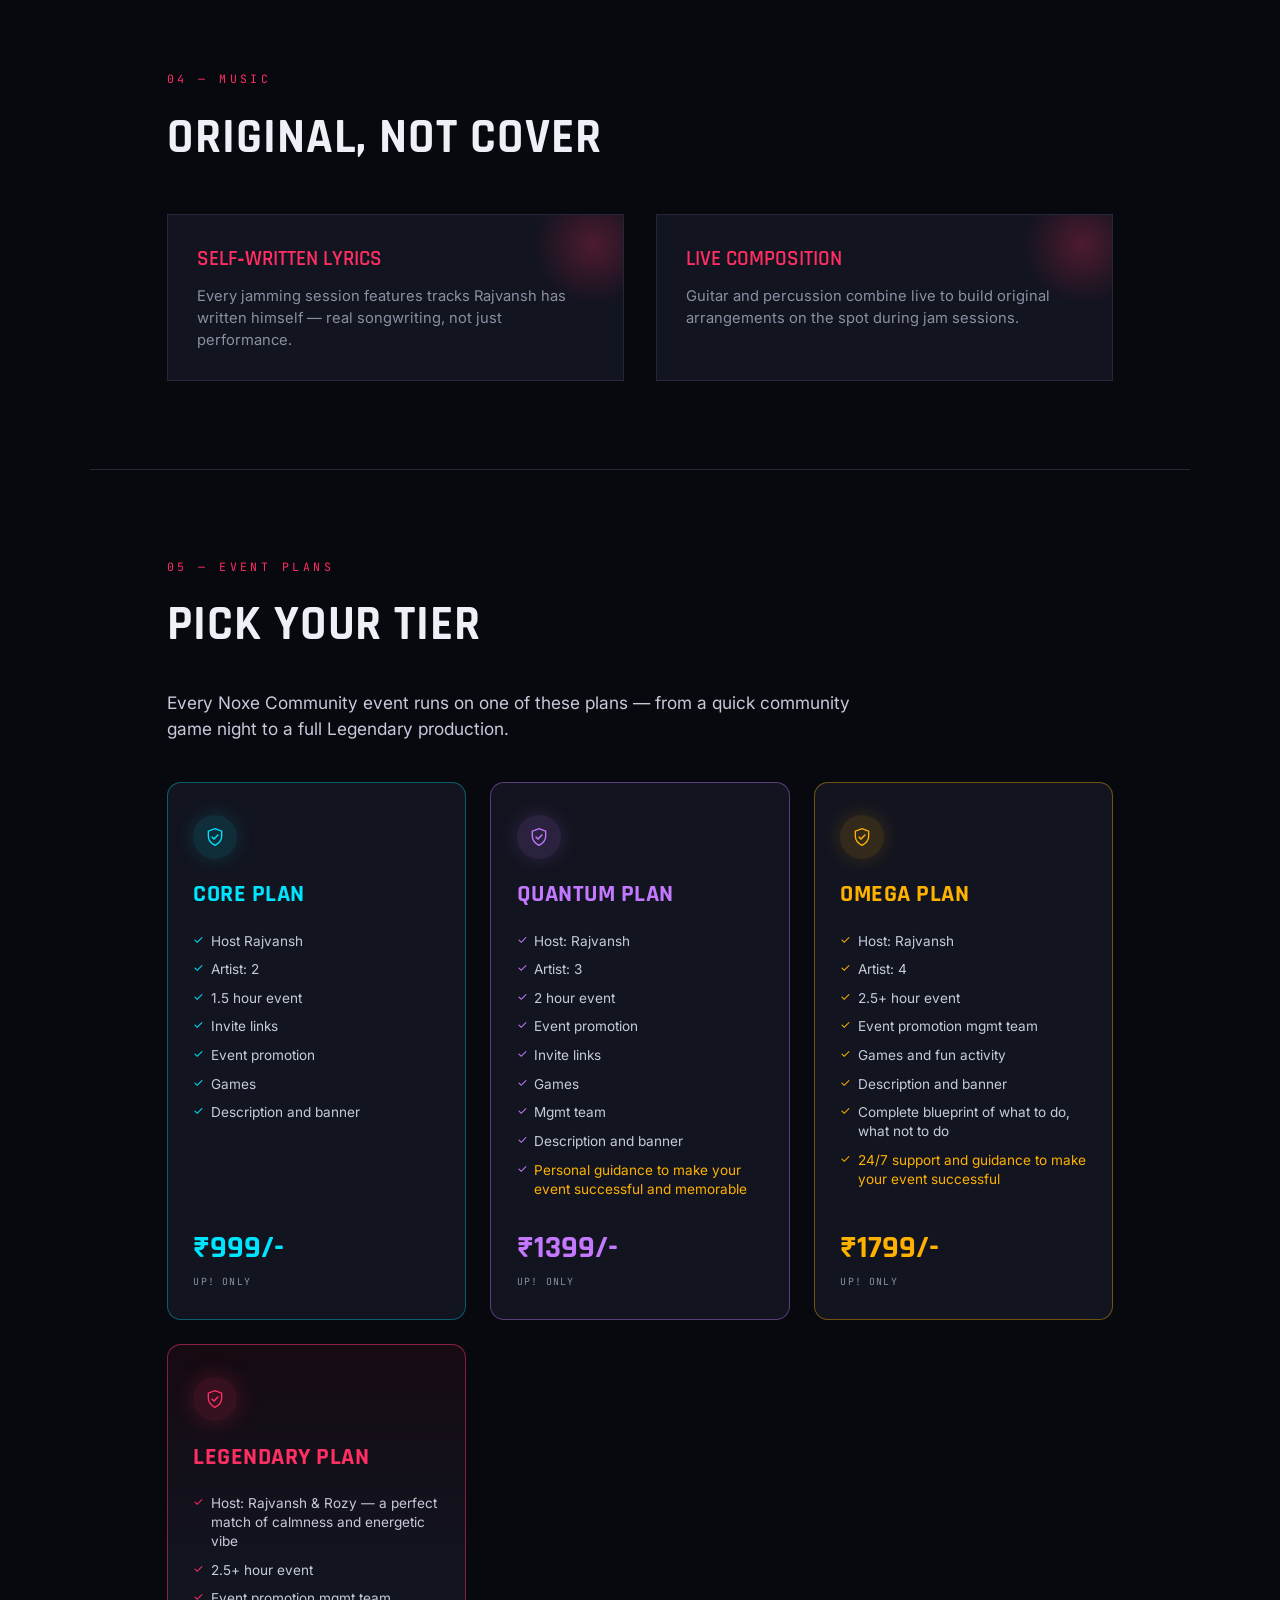
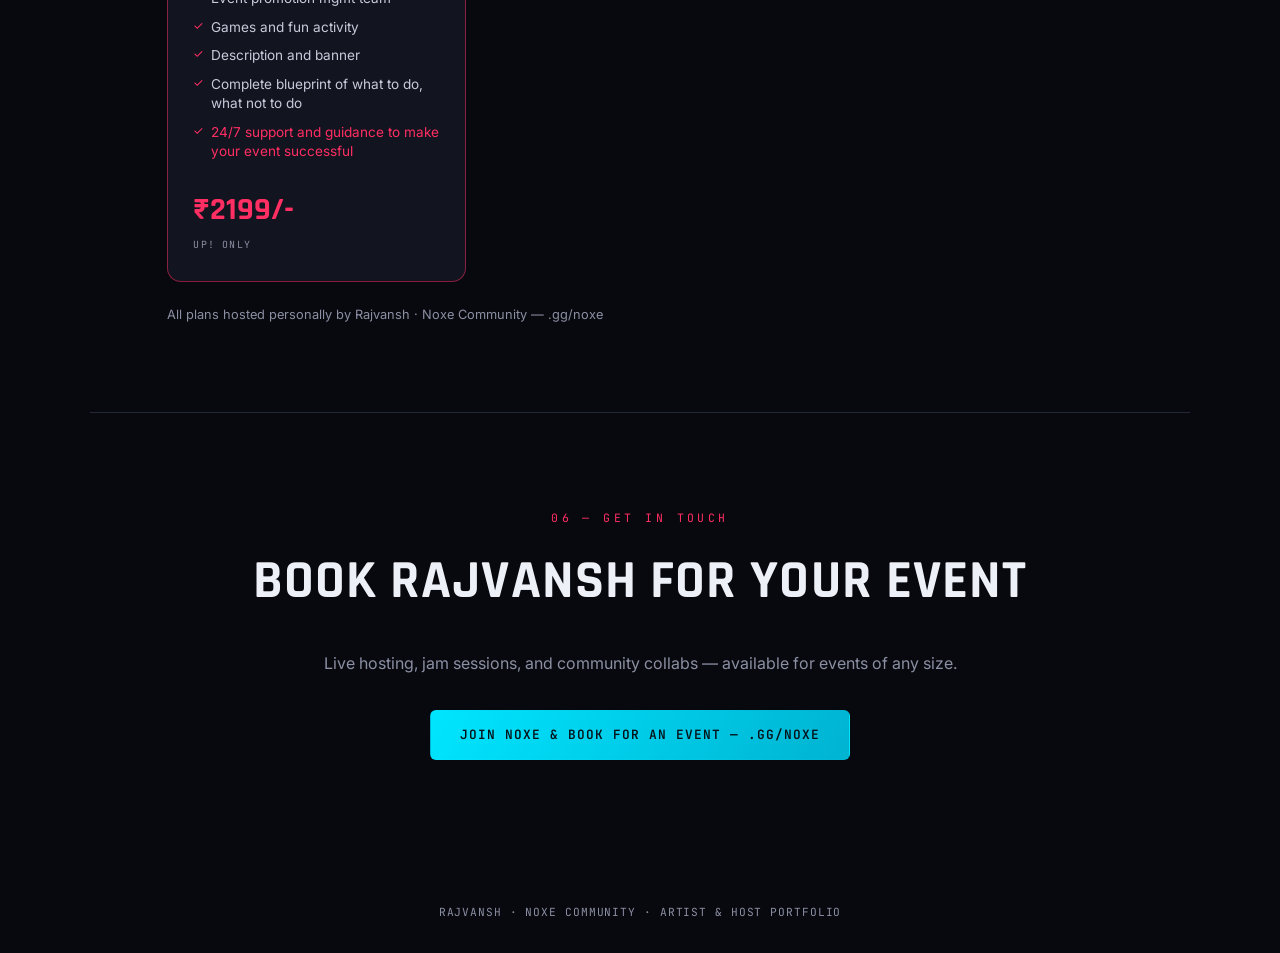
<file: rajvansh-portfolio-3.html>
<!DOCTYPE html>
<html lang="en">
<head>
<meta charset="UTF-8">
<meta name="viewport" content="width=device-width, initial-scale=1.0">
<title>Rajvansh — Artist &amp; Host Portfolio</title>
<link rel="preconnect" href="https://fonts.googleapis.com">
<link href="https://fonts.googleapis.com/css2?family=Rajdhani:wght@500;600;700&family=Inter:wght@400;500;600&family=JetBrains+Mono:wght@400;500&display=swap" rel="stylesheet">
<style>
  :root{
    --bg: #08090e;
    --bg2: #101320;
    --card: #12141f;
    --line: #23273a;
    --cyan: #00e5ff;
    --magenta: #ff2e63;
    --gold: #ffb100;
    --rose: #ff8fc1;
    --text: #eef0f7;
    --muted: #8b8fa3;
  }
  *{ box-sizing:border-box; margin:0; padding:0; }
  html{ scroll-behavior:smooth; }
  body{
    background: var(--bg);
    color:var(--text);
    font-family:'Inter', sans-serif;
    line-height:1.5;
    overflow-x:hidden;
    position:relative;
  }

  /* ---------- STAR FIELD ---------- */
  #stars{
    position:fixed;
    inset:0;
    z-index:0;
    display:block;
  }

  /* ---------- AMBIENT MOVING BACKGROUND ---------- */
  .ambient{
    position:fixed;
    inset:0;
    z-index:1;
    pointer-events:none;
    overflow:hidden;
  }
  .ambient span{
    position:absolute;
    border-radius:50%;
    filter:blur(90px);
    opacity:0.55;
    will-change:transform;
  }
  .orb-cyan{
    width:38vw; height:38vw;
    top:-10%; left:-8%;
    background:radial-gradient(circle, rgba(0,229,255,0.30), transparent 70%);
    animation: driftA 26s ease-in-out infinite;
  }
  .orb-magenta{
    width:34vw; height:34vw;
    top:20%; right:-10%;
    background:radial-gradient(circle, rgba(255,46,99,0.24), transparent 70%);
    animation: driftB 32s ease-in-out infinite;
  }
  .orb-rose{
    width:30vw; height:30vw;
    bottom:-8%; left:20%;
    background:radial-gradient(circle, rgba(255,143,193,0.20), transparent 70%);
    animation: driftC 38s ease-in-out infinite;
  }
  .orb-gold{
    width:26vw; height:26vw;
    bottom:5%; right:12%;
    background:radial-gradient(circle, rgba(255,177,0,0.16), transparent 70%);
    animation: driftA 30s ease-in-out infinite reverse;
  }
  @keyframes driftA{
    0%,100%{ transform:translate(0,0) scale(1); }
    50%{ transform:translate(6vw, 8vh) scale(1.12); }
  }
  @keyframes driftB{
    0%,100%{ transform:translate(0,0) scale(1); }
    50%{ transform:translate(-7vw, 6vh) scale(1.08); }
  }
  @keyframes driftC{
    0%,100%{ transform:translate(0,0) scale(1); }
    50%{ transform:translate(5vw, -7vh) scale(1.15); }
  }
  section, .hero, .hud, footer{ position:relative; z-index:2; }

  /* ---------- SCROLL REVEAL ---------- */
  .reveal{
    opacity:0;
    transform:translateY(24px);
    transition: opacity 0.9s cubic-bezier(.2,.7,.2,1), transform 0.9s cubic-bezier(.2,.7,.2,1);
  }
  .reveal.in{
    opacity:1;
    transform:translateY(0);
  }
  @media (prefers-reduced-motion: reduce){
    .reveal{ opacity:1; transform:none; transition:none; }
    .ambient span{ animation:none; }
  }
  .mono{ font-family:'JetBrains Mono', monospace; }
  .display{ font-family:'Rajdhani', sans-serif; text-transform:uppercase; letter-spacing:0.02em; }

  /* ---------- HERO ---------- */
  .hero{
    min-height:100svh;
    display:flex;
    flex-direction:column;
    justify-content:center;
    align-items:center;
    text-align:center;
    padding:6vh 6vw;
    position:relative;
    border-bottom:1px solid var(--line);
  }
  .hero::before{
    content:"";
    position:absolute; inset:0;
    background-image:
      linear-gradient(rgba(255,255,255,0.025) 1px, transparent 1px),
      linear-gradient(90deg, rgba(255,255,255,0.025) 1px, transparent 1px);
    background-size:42px 42px;
    mask-image: radial-gradient(ellipse 70% 60% at 50% 40%, black 20%, transparent 75%);
    pointer-events:none;
  }
  .eyebrow{
    font-family:'JetBrains Mono', monospace;
    font-size:0.72rem;
    letter-spacing:0.35em;
    color:var(--cyan);
    margin-bottom:1.4rem;
    z-index:1;
  }
  .hero h1{
    font-size:clamp(3rem, 11vw, 7.5rem);
    font-weight:700;
    line-height:0.95;
    background:linear-gradient(120deg, #ffffff 0%, #ffffff 40%, var(--cyan) 70%, var(--magenta) 100%);
    -webkit-background-clip:text;
    background-clip:text;
    color:transparent;
    z-index:1;
    filter: drop-shadow(0 0 30px rgba(0,229,255,0.15));
  }
  .hero-role{
    z-index:1;
    margin-top:1.2rem;
    font-size:clamp(0.95rem, 2vw, 1.25rem);
    color:var(--muted);
    display:flex;
    gap:0.6em;
    flex-wrap:wrap;
    justify-content:center;
  }
  .hero-role span:not(.sep){ color:var(--text); font-weight:500; }
  .sep{ color:var(--line); }

  /* rank badge */
  .badge{
    z-index:1;
    margin-top:3rem;
    display:flex;
    align-items:center;
    gap:0.9rem;
    padding:0.7rem 1.4rem;
    border:1px solid rgba(255,177,0,0.4);
    border-radius:999px;
    background:rgba(255,177,0,0.06);
    box-shadow: 0 0 30px rgba(255,177,0,0.08);
  }
  .badge-hex{
    width:26px; height:26px;
    display:grid; place-items:center;
    color:var(--gold);
    animation: pulseGlow 2.6s ease-in-out infinite;
  }
  @keyframes pulseGlow{
    0%,100%{ filter:drop-shadow(0 0 2px rgba(255,177,0,0.5)); }
    50%{ filter:drop-shadow(0 0 9px rgba(255,177,0,0.9)); }
  }
  .badge-text{ font-family:'JetBrains Mono', monospace; font-size:0.78rem; letter-spacing:0.12em; color:#ffd48a; }

  /* ---------- STAT HUD ---------- */
  .hud{
    display:grid;
    grid-template-columns:repeat(4, 1fr);
    border-bottom:1px solid var(--line);
  }
  .hud-item{
    padding:2.4rem 1.5rem;
    text-align:center;
    border-right:1px solid var(--line);
    position:relative;
  }
  .hud-item:last-child{ border-right:none; }
  .hud-num{
    font-family:'Rajdhani', sans-serif;
    font-weight:700;
    font-size:clamp(1.7rem, 4vw, 2.6rem);
    color:var(--cyan);
  }
  .hud-item:nth-child(2) .hud-num{ color:var(--magenta); }
  .hud-item:nth-child(3) .hud-num{ color:var(--gold); }
  .hud-item:nth-child(4) .hud-num{ color:var(--cyan); }
  .hud-label{
    margin-top:0.5rem;
    font-family:'JetBrains Mono', monospace;
    font-size:0.68rem;
    letter-spacing:0.14em;
    color:var(--muted);
    text-transform:uppercase;
  }

  /* ---------- SECTION SHELL ---------- */
  section.block{
    max-width:1100px;
    margin:0 auto;
    padding:5.5rem 6vw;
    border-bottom:1px solid var(--line);
  }
  .tag{
    font-family:'JetBrains Mono', monospace;
    font-size:0.72rem;
    letter-spacing:0.3em;
    color:var(--magenta);
    margin-bottom:0.9rem;
  }
  h2.display{
    font-size:clamp(2rem, 5vw, 3rem);
    font-weight:700;
    margin-bottom:1.8rem;
  }
  .lead{
    font-size:1.08rem;
    color:#c7cadb;
    max-width:65ch;
  }
  .lead b{ color:var(--text); font-weight:600; }

  /* ---------- LOADOUT / SKILLS ---------- */
  .grid-skills{
    margin-top:2.5rem;
    display:grid;
    grid-template-columns:repeat(auto-fit, minmax(230px, 1fr));
    gap:1px;
    background:var(--line);
    border:1px solid var(--line);
  }
  .skill{
    background:var(--card);
    padding:1.6rem 1.5rem;
  }
  .skill .k{
    font-family:'JetBrains Mono', monospace;
    font-size:0.68rem;
    color:var(--cyan);
    letter-spacing:0.1em;
  }
  .skill h3{
    font-family:'Rajdhani', sans-serif;
    font-size:1.25rem;
    font-weight:600;
    margin-top:0.4rem;
    text-transform:uppercase;
    letter-spacing:0.02em;
  }
  .skill p{
    margin-top:0.5rem;
    font-size:0.9rem;
    color:var(--muted);
  }

  /* ---------- EXPERIENCE TIMELINE ---------- */
  .timeline{
    margin-top:2.5rem;
    display:flex;
    flex-direction:column;
  }
  .tl-row{
    display:grid;
    grid-template-columns:120px 1fr;
    gap:1.5rem;
    padding:1.8rem 0;
    border-top:1px solid var(--line);
    align-items:start;
  }
  .tl-row:last-child{ border-bottom:1px solid var(--line); }
  .tl-scale{
    font-family:'Rajdhani', sans-serif;
    font-weight:700;
    font-size:1.6rem;
    color:var(--gold);
  }
  .tl-scale small{
    display:block;
    font-family:'JetBrains Mono', monospace;
    font-size:0.62rem;
    color:var(--muted);
    font-weight:400;
    letter-spacing:0.1em;
    margin-top:0.2rem;
  }
  .tl-body h3{
    font-family:'Rajdhani', sans-serif;
    font-size:1.35rem;
    font-weight:600;
    text-transform:uppercase;
  }
  .tl-body p{ color:var(--muted); font-size:0.92rem; margin-top:0.35rem; max-width:60ch; }
  .role-pill{
    display:inline-block;
    margin-top:0.6rem;
    font-family:'JetBrains Mono', monospace;
    font-size:0.66rem;
    letter-spacing:0.1em;
    color:var(--cyan);
    border:1px solid rgba(0,229,255,0.35);
    padding:0.25rem 0.7rem;
    border-radius:999px;
  }

  /* ---------- MUSIC ---------- */
  .music-wrap{
    margin-top:2.5rem;
    display:grid;
    grid-template-columns:1fr 1fr;
    gap:2rem;
  }
  .music-card{
    border:1px solid var(--line);
    background:var(--card);
    padding:1.8rem;
    position:relative;
    overflow:hidden;
  }
  .music-card::after{
    content:"";
    position:absolute; right:-30px; top:-30px;
    width:120px; height:120px;
    background:radial-gradient(circle, rgba(255,46,99,0.25), transparent 70%);
  }
  .music-card h3{
    font-family:'Rajdhani', sans-serif;
    font-size:1.3rem;
    text-transform:uppercase;
    font-weight:600;
    color:var(--magenta);
  }
  .music-card p{ margin-top:0.6rem; color:var(--muted); font-size:0.92rem; }

  /* ---------- PLANS ---------- */
  .plans-grid{
    margin-top:2.5rem;
    display:grid;
    grid-template-columns:repeat(auto-fit, minmax(250px, 1fr));
    gap:1.5rem;
  }
  .plan-card{
    background:var(--card);
    border:1px solid var(--line);
    border-radius:14px;
    padding:2rem 1.6rem 1.8rem;
    display:flex;
    flex-direction:column;
    position:relative;
    overflow:hidden;
    transition:transform 0.4s cubic-bezier(.2,.8,.2,1), border-color 0.4s ease, box-shadow 0.4s ease;
  }
  .plan-card:hover{ transform:translateY(-6px); }
  .plan-card .plan-badge{
    width:44px; height:44px;
    display:grid; place-items:center;
    border-radius:50%;
    margin-bottom:1.1rem;
  }
  .plan-card h3{
    font-family:'Rajdhani', sans-serif;
    font-weight:700;
    font-size:1.5rem;
    text-transform:uppercase;
    letter-spacing:0.02em;
  }
  .plan-card .plan-price{
    margin-top:auto;
    padding-top:1.6rem;
    font-family:'Rajdhani', sans-serif;
    font-weight:700;
    font-size:2rem;
  }
  .plan-card .plan-price small{
    display:block;
    font-family:'JetBrains Mono', monospace;
    font-size:0.62rem;
    font-weight:400;
    letter-spacing:0.12em;
    color:var(--muted);
    margin-top:0.2rem;
  }
  .plan-list{
    list-style:none;
    margin-top:1.2rem;
    display:flex;
    flex-direction:column;
    gap:0.6rem;
    flex:1;
  }
  .plan-list li{
    font-size:0.85rem;
    color:#c7cadb;
    padding-left:1.1rem;
    position:relative;
    line-height:1.4;
  }
  .plan-list li::before{
    content:"✓";
    position:absolute;
    left:0;
    top:0;
    font-size:0.75rem;
  }
  .plan-list li.highlight{ color:inherit; }

  .plan-core{ border-color:rgba(0,229,255,0.35); }
  .plan-core .plan-badge{ background:rgba(0,229,255,0.12); color:var(--cyan); box-shadow:0 0 20px rgba(0,229,255,0.15); }
  .plan-core h3{ color:var(--cyan); }
  .plan-core .plan-price{ color:var(--cyan); }
  .plan-core .plan-list li::before{ color:var(--cyan); }
  .plan-core:hover{ box-shadow:0 20px 40px rgba(0,229,255,0.12); }

  .plan-quantum{ border-color:rgba(196,120,255,0.4); }
  .plan-quantum .plan-badge{ background:rgba(196,120,255,0.14); color:#c478ff; box-shadow:0 0 20px rgba(196,120,255,0.18); }
  .plan-quantum h3{ color:#c478ff; }
  .plan-quantum .plan-price{ color:#c478ff; }
  .plan-quantum .plan-list li::before{ color:#c478ff; }
  .plan-quantum .plan-list li.highlight{ color:var(--gold); }
  .plan-quantum:hover{ box-shadow:0 20px 40px rgba(196,120,255,0.14); }

  .plan-omega{ border-color:rgba(255,177,0,0.4); }
  .plan-omega .plan-badge{ background:rgba(255,177,0,0.14); color:var(--gold); box-shadow:0 0 20px rgba(255,177,0,0.18); }
  .plan-omega h3{ color:var(--gold); }
  .plan-omega .plan-price{ color:var(--gold); }
  .plan-omega .plan-list li::before{ color:var(--gold); }
  .plan-omega .plan-list li.highlight{ color:var(--gold); }
  .plan-omega:hover{ box-shadow:0 20px 40px rgba(255,177,0,0.14); }

  .plan-legendary{
    border-color:rgba(255,46,99,0.5);
    background:linear-gradient(180deg, rgba(255,46,99,0.06), var(--card) 40%);
  }
  .plan-legendary .plan-badge{ background:rgba(255,46,99,0.14); color:var(--magenta); box-shadow:0 0 24px rgba(255,46,99,0.22); }
  .plan-legendary h3{ color:var(--magenta); }
  .plan-legendary .plan-price{ color:var(--magenta); }
  .plan-legendary .plan-list li::before{ color:var(--magenta); }
  .plan-legendary .plan-list li.highlight{ color:var(--magenta); }
  .plan-legendary:hover{ box-shadow:0 24px 46px rgba(255,46,99,0.18); }
  .plan-note{
    margin-top:1.4rem;
    font-size:0.8rem;
    color:var(--muted);
  }

  /* ---------- CTA ---------- */
  .cta{
    text-align:center;
    padding:6rem 6vw 7rem;
  }
  .cta h2{
    font-size:clamp(2rem, 6vw, 3.4rem);
    font-weight:700;
  }
  .cta p{ color:var(--muted); margin-top:1rem; }
  .cta-row{
    margin-top:2.2rem;
    display:flex;
    gap:1rem;
    justify-content:center;
    flex-wrap:wrap;
  }
  .btn{
    font-family:'JetBrains Mono', monospace;
    font-size:0.8rem;
    letter-spacing:0.08em;
    padding:0.9rem 1.8rem;
    border-radius:6px;
    text-decoration:none;
    border:1px solid transparent;
    transition:transform 0.4s cubic-bezier(.2,.8,.2,1), box-shadow 0.4s ease;
  }
  .btn:hover{ transform:translateY(-3px); box-shadow:0 12px 30px rgba(0,229,255,0.18); }
  .btn-primary{
    background:linear-gradient(120deg, var(--cyan), #00b3d1);
    color:#04121a;
    font-weight:600;
  }
  .btn-ghost{
    border-color:var(--line);
    color:var(--text);
  }
  footer{
    text-align:center;
    padding:2rem;
    font-family:'JetBrains Mono', monospace;
    font-size:0.7rem;
    color:var(--muted);
    letter-spacing:0.08em;
  }

  @media (max-width:640px){
    .hud{ grid-template-columns:repeat(2, 1fr); }
    .hud-item:nth-child(2){ border-right:none; }
    .hud-item:nth-child(3),.hud-item:nth-child(4){ border-top:1px solid var(--line); }
    .tl-row{ grid-template-columns:1fr; gap:0.4rem; }
    .music-wrap{ grid-template-columns:1fr; }
  }
</style>
</head>
<body>

  <canvas id="stars"></canvas>

  <div class="ambient">
    <span class="orb-cyan"></span>
    <span class="orb-magenta"></span>
    <span class="orb-rose"></span>
    <span class="orb-gold"></span>
  </div>

  <!-- HERO -->
  <section class="hero">
    <div class="eyebrow mono">ARTIST &amp; HOST PORTFOLIO</div>
    <h1 class="display">RAJVANSH</h1>
    <div class="hero-role">
      <span>Community Owner</span><span class="sep">·</span>
      <span>Live Host</span><span class="sep">·</span>
      <span>Multi‑Instrumentalist</span><span class="sep">·</span>
      <span>Songwriter</span>
    </div>
    <div class="badge">
      <span class="badge-hex">
        <svg width="22" height="22" viewBox="0 0 24 24" fill="none">
          <path d="M12 2l8 3v6c0 5-3.5 8.5-8 11-4.5-2.5-8-6-8-11V5l8-3z" stroke="currentColor" stroke-width="1.6"/>
          <path d="M8.5 12.2l2.3 2.3 4.7-4.9" stroke="currentColor" stroke-width="1.8" stroke-linecap="round" stroke-linejoin="round"/>
        </svg>
      </span>
      <span class="badge-text">OWNER · NOXE COMMUNITY · .GG/NOXE</span>
    </div>
  </section>

  <!-- HUD STATS -->
  <div class="hud">
    <div class="hud-item">
      <div class="hud-num mono">1,000+</div>
      <div class="hud-label">Noxe Community Members</div>
    </div>
    <div class="hud-item">
      <div class="hud-num mono">100,000+</div>
      <div class="hud-label">Largest Event Hosted — Ishqzade</div>
    </div>
    <div class="hud-item">
      <div class="hud-num mono">11,000+</div>
      <div class="hud-label">Bewafa Members</div>
    </div>
    <div class="hud-item">
      <div class="hud-num mono">100%</div>
      <div class="hud-label">Original, Self‑Written Music</div>
    </div>
  </div>

  <!-- ABOUT -->
  <section class="block reveal">
    <div class="tag">01 — ABOUT</div>
    <h2 class="display">Runs the room. Writes the song.</h2>
    <p class="lead">
      Rajvansh founded and owns <b>Noxe Community</b>, a 1,000+ member Discord server built on
      the same event standards seen in its own Core / Quantum / Omega hosting plans — full
      promotion, live games, and end‑to‑end event management. Beyond running his own community,
      he's a sought‑after guest host and performer, having taken the stage for
      <b>Bewafa</b> (11,000+ members) and <b>Ishqzade</b> (100,000+ members) — two of the
      biggest desi Discord spaces around. He's a trained multi‑instrumentalist across
      <b>guitar and percussion</b>, and in jamming sessions he doesn't just cover songs —
      he writes his own lyrics and composes his own music from scratch.
    </p>
  </section>

  <!-- LOADOUT / SKILLS -->
  <section class="block reveal">
    <div class="tag">02 — SKILL SET</div>
    <h2 class="display">The Loadout</h2>
    <div class="grid-skills">
      <div class="skill">
        <div class="k mono">INSTRUMENT</div>
        <h3>Guitar</h3>
        <p>Rhythm and lead playing across live sessions and jams.</p>
      </div>
      <div class="skill">
        <div class="k mono">INSTRUMENT</div>
        <h3>Percussion</h3>
        <p>Hand percussion and rhythm work that anchors every jam.</p>
      </div>
      <div class="skill">
        <div class="k mono">CRAFT</div>
        <h3>Songwriting</h3>
        <p>Writes original lyrics and composes his own tracks — not just covers.</p>
      </div>
      <div class="skill">
        <div class="k mono">STAGE</div>
        <h3>Event Hosting</h3>
        <p>MCing, crowd energy, and running 2–2.5+ hour live events end‑to‑end.</p>
      </div>
      <div class="skill">
        <div class="k mono">OPS</div>
        <h3>Community Management</h3>
        <p>Owns and grows Noxe Community — promotion, structure, and member experience.</p>
      </div>
      <div class="skill">
        <div class="k mono">FORMAT</div>
        <h3>Jamming Sessions</h3>
        <p>Curates and leads open jam circles built around original material.</p>
      </div>
    </div>
  </section>

  <!-- EXPERIENCE -->
  <section class="block reveal">
    <div class="tag">03 — EXPERIENCE</div>
    <h2 class="display">Where He's Played</h2>
    <div class="timeline">
      <div class="tl-row">
        <div class="tl-scale mono">1K+<small>MEMBERS</small></div>
        <div class="tl-body">
          <h3>Noxe Community</h3>
          <p>Founder &amp; Host — .gg/noxe. Runs the community's own tiered event plans (Core, Quantum, Omega), covering promotion, games, and full event management.</p>
          <span class="role-pill">Owner / Host</span>
        </div>
      </div>
      <div class="tl-row">
        <div class="tl-scale mono">11K+<small>MEMBERS</small></div>
        <div class="tl-body">
          <h3>Bewafa</h3>
          <p>Guest host and performer for one of the larger desi Discord communities, bringing live music and hosting to its events.</p>
          <span class="role-pill">Guest Host</span>
        </div>
      </div>
      <div class="tl-row">
        <div class="tl-scale mono">100K+<small>MEMBERS</small></div>
        <div class="tl-body">
          <h3>Ishqzade</h3>
          <p>Performed and hosted at one of the largest servers in this space — 100,000+ members strong.</p>
          <span class="role-pill">Guest Host</span>
        </div>
      </div>
    </div>
  </section>

  <!-- MUSIC -->
  <section class="block reveal">
    <div class="tag">04 — MUSIC</div>
    <h2 class="display">Original, Not Cover</h2>
    <div class="music-wrap">
      <div class="music-card">
        <h3>Self‑Written Lyrics</h3>
        <p>Every jamming session features tracks Rajvansh has written himself — real songwriting, not just performance.</p>
      </div>
      <div class="music-card">
        <h3>Live Composition</h3>
        <p>Guitar and percussion combine live to build original arrangements on the spot during jam sessions.</p>
      </div>
    </div>
  </section>

  <!-- PLANS -->
  <section class="block reveal">
    <div class="tag">05 — EVENT PLANS</div>
    <h2 class="display">Pick Your Tier</h2>
    <p class="lead">Every Noxe Community event runs on one of these plans — from a quick community game night to a full Legendary production.</p>

    <div class="plans-grid">

      <!-- CORE -->
      <div class="plan-card plan-core">
        <div class="plan-badge">
          <svg width="20" height="20" viewBox="0 0 24 24" fill="none"><path d="M12 2l8 3v6c0 5-3.5 8.5-8 11-4.5-2.5-8-6-8-11V5l8-3z" stroke="currentColor" stroke-width="1.6"/><path d="M8.5 12.2l2.3 2.3 4.7-4.9" stroke="currentColor" stroke-width="1.8" stroke-linecap="round" stroke-linejoin="round"/></svg>
        </div>
        <h3>Core Plan</h3>
        <ul class="plan-list">
          <li>Host Rajvansh</li>
          <li>Artist: 2</li>
          <li>1.5 hour event</li>
          <li>Invite links</li>
          <li>Event promotion</li>
          <li>Games</li>
          <li>Description and banner</li>
        </ul>
        <div class="plan-price mono">₹999/- <small>UP! ONLY</small></div>
      </div>

      <!-- QUANTUM -->
      <div class="plan-card plan-quantum">
        <div class="plan-badge">
          <svg width="20" height="20" viewBox="0 0 24 24" fill="none"><path d="M12 2l8 3v6c0 5-3.5 8.5-8 11-4.5-2.5-8-6-8-11V5l8-3z" stroke="currentColor" stroke-width="1.6"/><path d="M8.5 12.2l2.3 2.3 4.7-4.9" stroke="currentColor" stroke-width="1.8" stroke-linecap="round" stroke-linejoin="round"/></svg>
        </div>
        <h3>Quantum Plan</h3>
        <ul class="plan-list">
          <li>Host: Rajvansh</li>
          <li>Artist: 3</li>
          <li>2 hour event</li>
          <li>Event promotion</li>
          <li>Invite links</li>
          <li>Games</li>
          <li>Mgmt team</li>
          <li>Description and banner</li>
          <li class="highlight">Personal guidance to make your event successful and memorable</li>
        </ul>
        <div class="plan-price mono">₹1399/- <small>UP! ONLY</small></div>
      </div>

      <!-- OMEGA -->
      <div class="plan-card plan-omega">
        <div class="plan-badge">
          <svg width="20" height="20" viewBox="0 0 24 24" fill="none"><path d="M12 2l8 3v6c0 5-3.5 8.5-8 11-4.5-2.5-8-6-8-11V5l8-3z" stroke="currentColor" stroke-width="1.6"/><path d="M8.5 12.2l2.3 2.3 4.7-4.9" stroke="currentColor" stroke-width="1.8" stroke-linecap="round" stroke-linejoin="round"/></svg>
        </div>
        <h3>Omega Plan</h3>
        <ul class="plan-list">
          <li>Host: Rajvansh</li>
          <li>Artist: 4</li>
          <li>2.5+ hour event</li>
          <li>Event promotion mgmt team</li>
          <li>Games and fun activity</li>
          <li>Description and banner</li>
          <li>Complete blueprint of what to do, what not to do</li>
          <li class="highlight">24/7 support and guidance to make your event successful</li>
        </ul>
        <div class="plan-price mono">₹1799/- <small>UP! ONLY</small></div>
      </div>

      <!-- LEGENDARY -->
      <div class="plan-card plan-legendary">
        <div class="plan-badge">
          <svg width="20" height="20" viewBox="0 0 24 24" fill="none"><path d="M12 2l8 3v6c0 5-3.5 8.5-8 11-4.5-2.5-8-6-8-11V5l8-3z" stroke="currentColor" stroke-width="1.6"/><path d="M8.5 12.2l2.3 2.3 4.7-4.9" stroke="currentColor" stroke-width="1.8" stroke-linecap="round" stroke-linejoin="round"/></svg>
        </div>
        <h3>Legendary Plan</h3>
        <ul class="plan-list">
          <li>Host: Rajvansh &amp; Rozy — a perfect match of calmness and energetic vibe</li>
          <li>2.5+ hour event</li>
          <li>Event promotion mgmt team</li>
          <li>Games and fun activity</li>
          <li>Description and banner</li>
          <li>Complete blueprint of what to do, what not to do</li>
          <li class="highlight">24/7 support and guidance to make your event successful</li>
        </ul>
        <div class="plan-price mono">₹2199/- <small>UP! ONLY</small></div>
      </div>

    </div>
    <p class="plan-note">All plans hosted personally by Rajvansh · Noxe Community — .gg/noxe</p>
  </section>

  <!-- CTA -->
  <section class="cta reveal">
    <div class="tag" style="justify-content:center; display:flex;">06 — GET IN TOUCH</div>
    <h2 class="display">Book Rajvansh For Your Event</h2>
    <p>Live hosting, jam sessions, and community collabs — available for events of any size.</p>
    <div class="cta-row">
      <a href="https://discord.gg/noxe" target="_blank" rel="noopener noreferrer" class="btn btn-primary">JOIN NOXE &amp; BOOK FOR AN EVENT — .GG/NOXE</a>
    </div>
  </section>

  <footer class="mono">RAJVANSH · NOXE COMMUNITY · ARTIST &amp; HOST PORTFOLIO</footer>

  <script>
    // ---- Interactive connecting star field ----
    (function(){
      const canvas = document.getElementById('stars');
      const ctx = canvas.getContext('2d');
      const reduceMotion = window.matchMedia('(prefers-reduced-motion: reduce)').matches;

      let w, h, dpr;
      let stars = [];
      const mouse = { x: null, y: null, active: false };
      const LINK_DIST = 130;
      const MOUSE_DIST = 170;

      function resize(){
        dpr = Math.min(window.devicePixelRatio || 1, 2);
        w = window.innerWidth;
        h = window.innerHeight;
        canvas.width = w * dpr;
        canvas.height = h * dpr;
        canvas.style.width = w + 'px';
        canvas.style.height = h + 'px';
        ctx.setTransform(dpr, 0, 0, dpr, 0, 0);

        const count = Math.round((w * h) / 15000);
        stars = Array.from({ length: count }, () => ({
          x: Math.random() * w,
          y: Math.random() * h,
          vx: (Math.random() - 0.5) * 0.18,
          vy: (Math.random() - 0.5) * 0.18,
          r: Math.random() * 1.4 + 0.6,
          tw: Math.random() * Math.PI * 2
        }));
      }

      function colorMix(dist, max){
        // fades between cyan and rose depending on link length
        const t = dist / max;
        const cCyan = [0, 229, 255];
        const cRose = [255, 143, 193];
        const rgb = cCyan.map((c, i) => Math.round(c + (cRose[i] - c) * t));
        return rgb;
      }

      function step(){
        ctx.clearRect(0, 0, w, h);

        // update + draw stars
        for (const s of stars){
          s.x += s.vx;
          s.y += s.vy;
          if (s.x < 0 || s.x > w) s.vx *= -1;
          if (s.y < 0 || s.y > h) s.vy *= -1;
          s.tw += 0.02;
          const alpha = 0.45 + Math.sin(s.tw) * 0.35;

          ctx.beginPath();
          ctx.arc(s.x, s.y, s.r, 0, Math.PI * 2);
          ctx.fillStyle = `rgba(238,240,247,${Math.max(0.15, alpha)})`;
          ctx.fill();
        }

        // star-to-star links
        for (let i = 0; i < stars.length; i++){
          for (let j = i + 1; j < stars.length; j++){
            const a = stars[i], b = stars[j];
            const dx = a.x - b.x, dy = a.y - b.y;
            const dist = Math.sqrt(dx * dx + dy * dy);
            if (dist < LINK_DIST){
              const rgb = colorMix(dist, LINK_DIST);
              const op = (1 - dist / LINK_DIST) * 0.35;
              ctx.strokeStyle = `rgba(${rgb[0]},${rgb[1]},${rgb[2]},${op})`;
              ctx.lineWidth = 1;
              ctx.beginPath();
              ctx.moveTo(a.x, a.y);
              ctx.lineTo(b.x, b.y);
              ctx.stroke();
            }
          }
        }

        // mouse links
        if (mouse.active){
          for (const s of stars){
            const dx = s.x - mouse.x, dy = s.y - mouse.y;
            const dist = Math.sqrt(dx * dx + dy * dy);
            if (dist < MOUSE_DIST){
              const op = (1 - dist / MOUSE_DIST) * 0.6;
              ctx.strokeStyle = `rgba(0,229,255,${op})`;
              ctx.lineWidth = 1;
              ctx.beginPath();
              ctx.moveTo(s.x, s.y);
              ctx.lineTo(mouse.x, mouse.y);
              ctx.stroke();
            }
          }
          ctx.beginPath();
          ctx.arc(mouse.x, mouse.y, 2.4, 0, Math.PI * 2);
          ctx.fillStyle = 'rgba(0,229,255,0.9)';
          ctx.fill();
        }

        if (!reduceMotion) requestAnimationFrame(step);
      }

      window.addEventListener('resize', resize);
      window.addEventListener('mousemove', (e) => {
        mouse.x = e.clientX;
        mouse.y = e.clientY;
        mouse.active = true;
      });
      window.addEventListener('mouseleave', () => { mouse.active = false; });
      window.addEventListener('touchmove', (e) => {
        if (e.touches && e.touches[0]){
          mouse.x = e.touches[0].clientX;
          mouse.y = e.touches[0].clientY;
          mouse.active = true;
        }
      }, { passive:true });
      window.addEventListener('touchend', () => { mouse.active = false; });

      resize();
      step();
      if (reduceMotion) step(); // draw a single static frame
    })();
  </script>

  <script>
    const els = document.querySelectorAll('.reveal');
    const io = new IntersectionObserver((entries) => {
      entries.forEach(e => {
        if (e.isIntersecting) {
          e.target.classList.add('in');
          io.unobserve(e.target);
        }
      });
    }, { threshold: 0.15 });
    els.forEach(el => io.observe(el));
  </script>

</body>
</html>
</file>
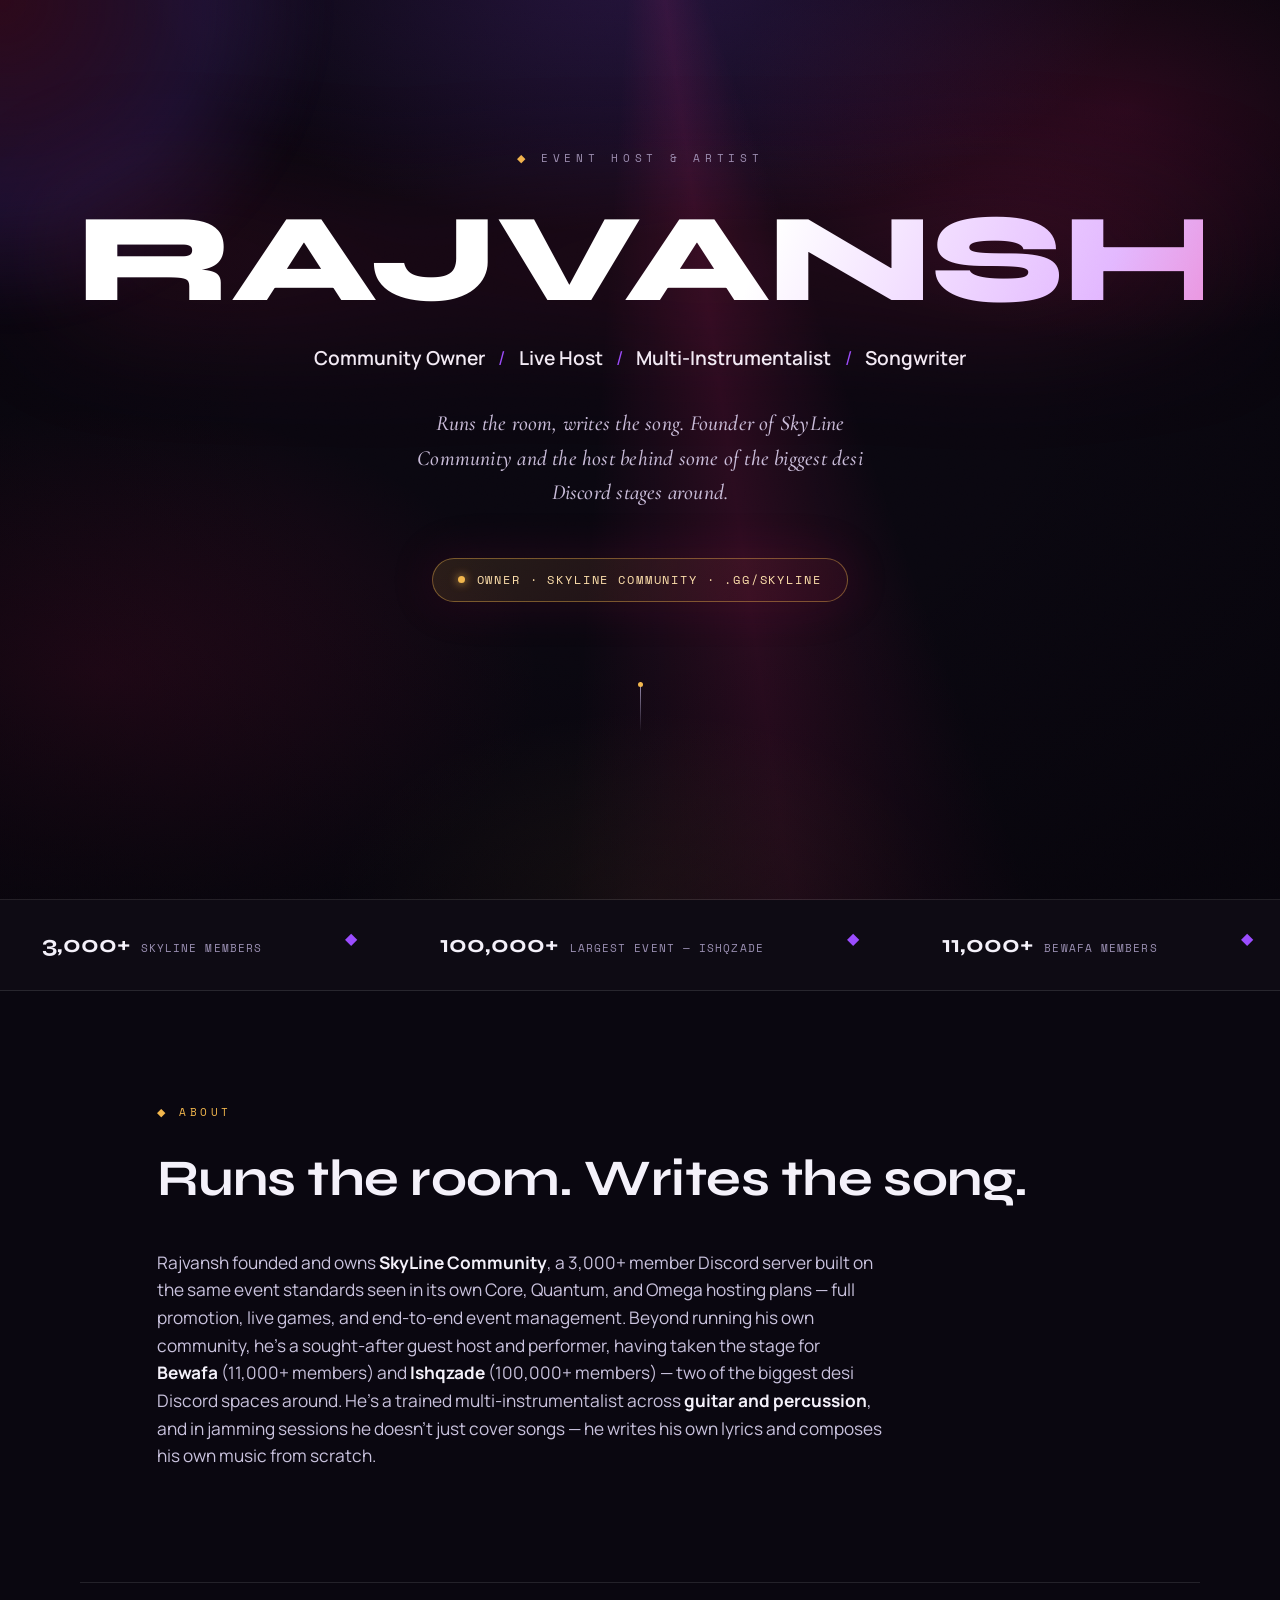
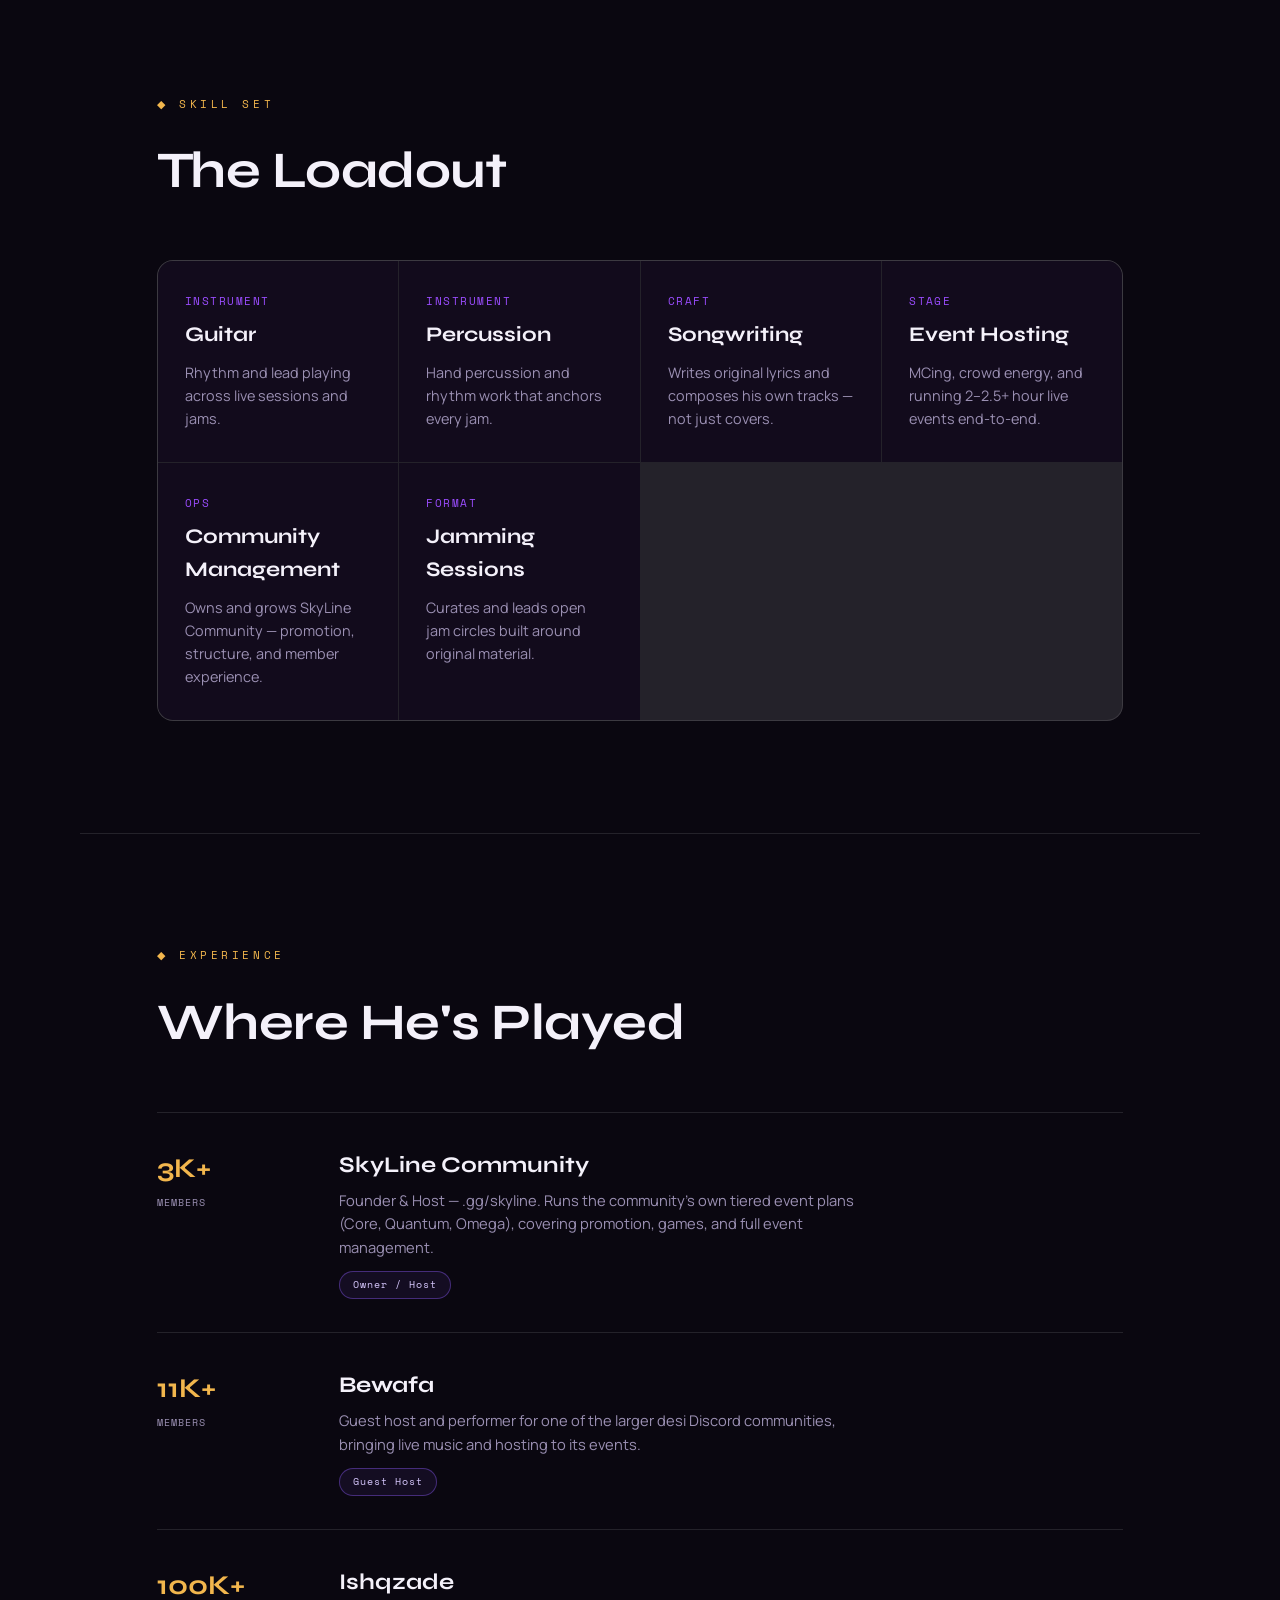
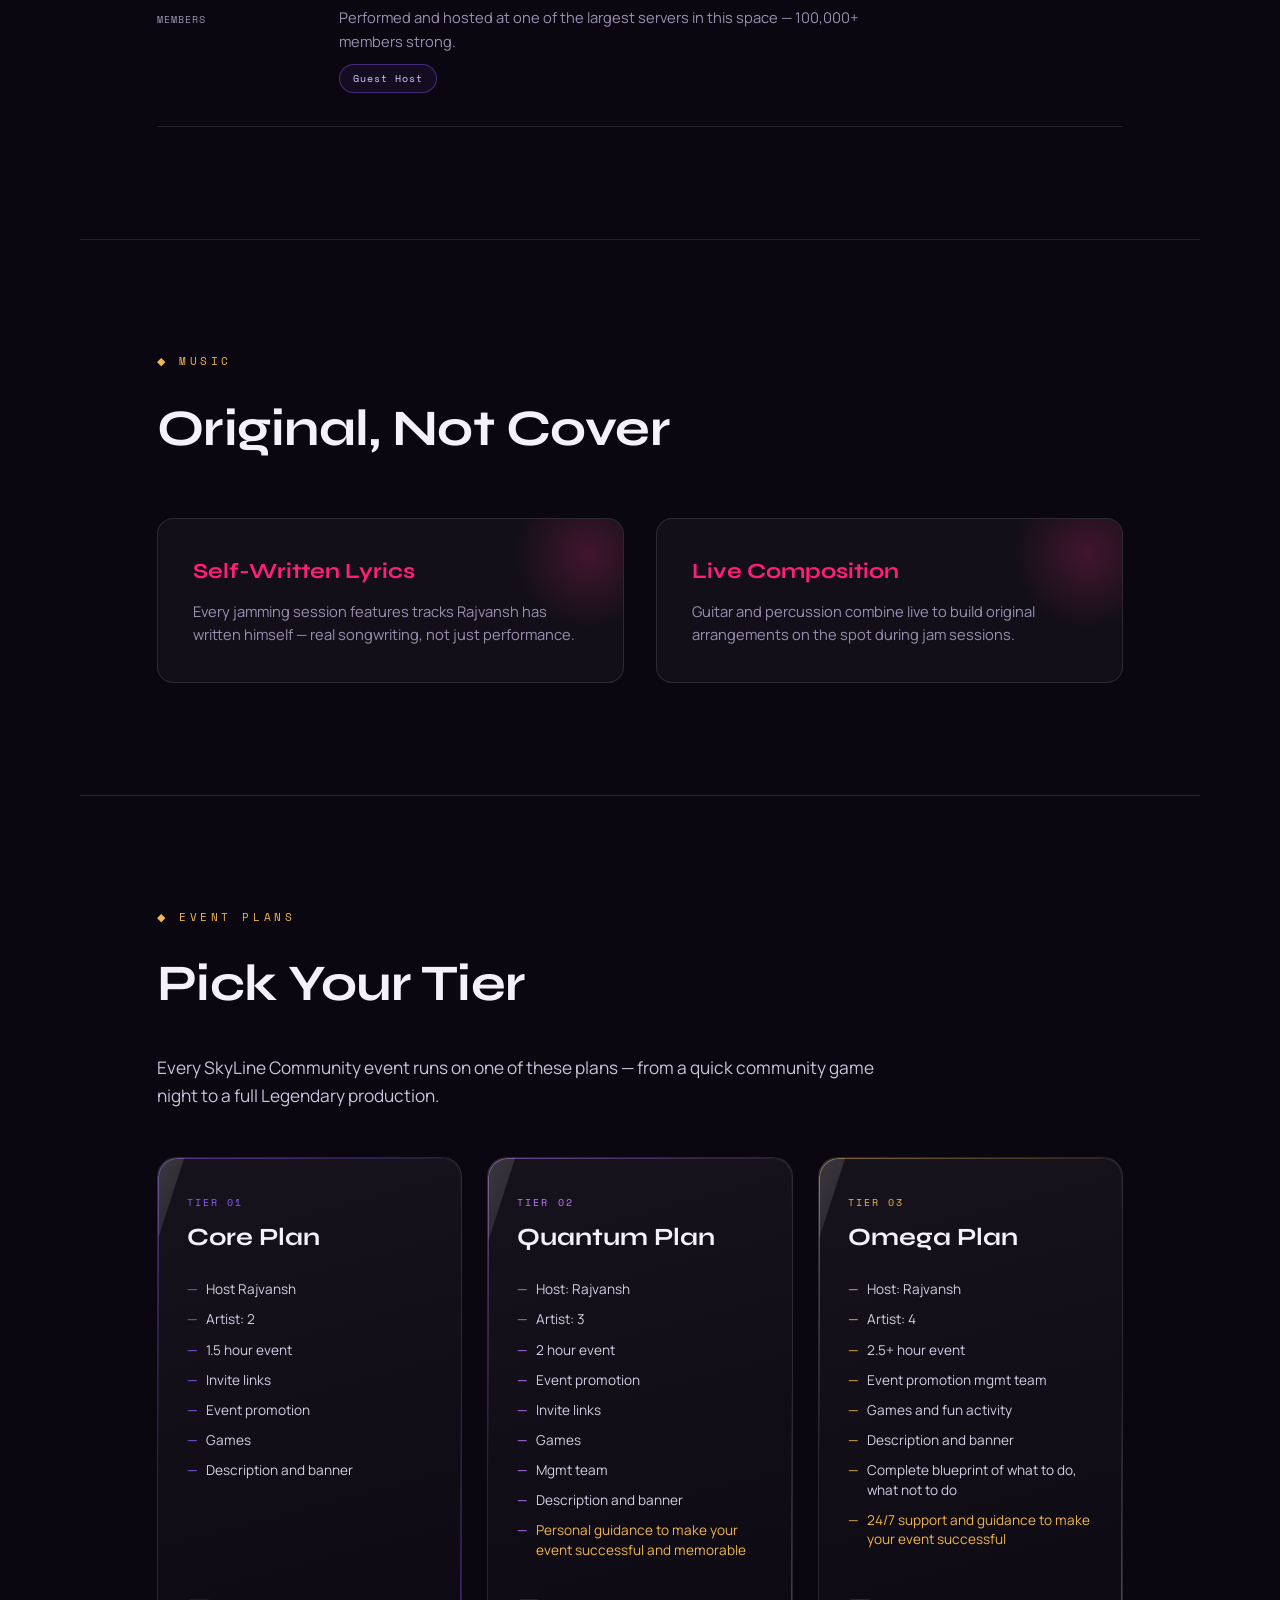
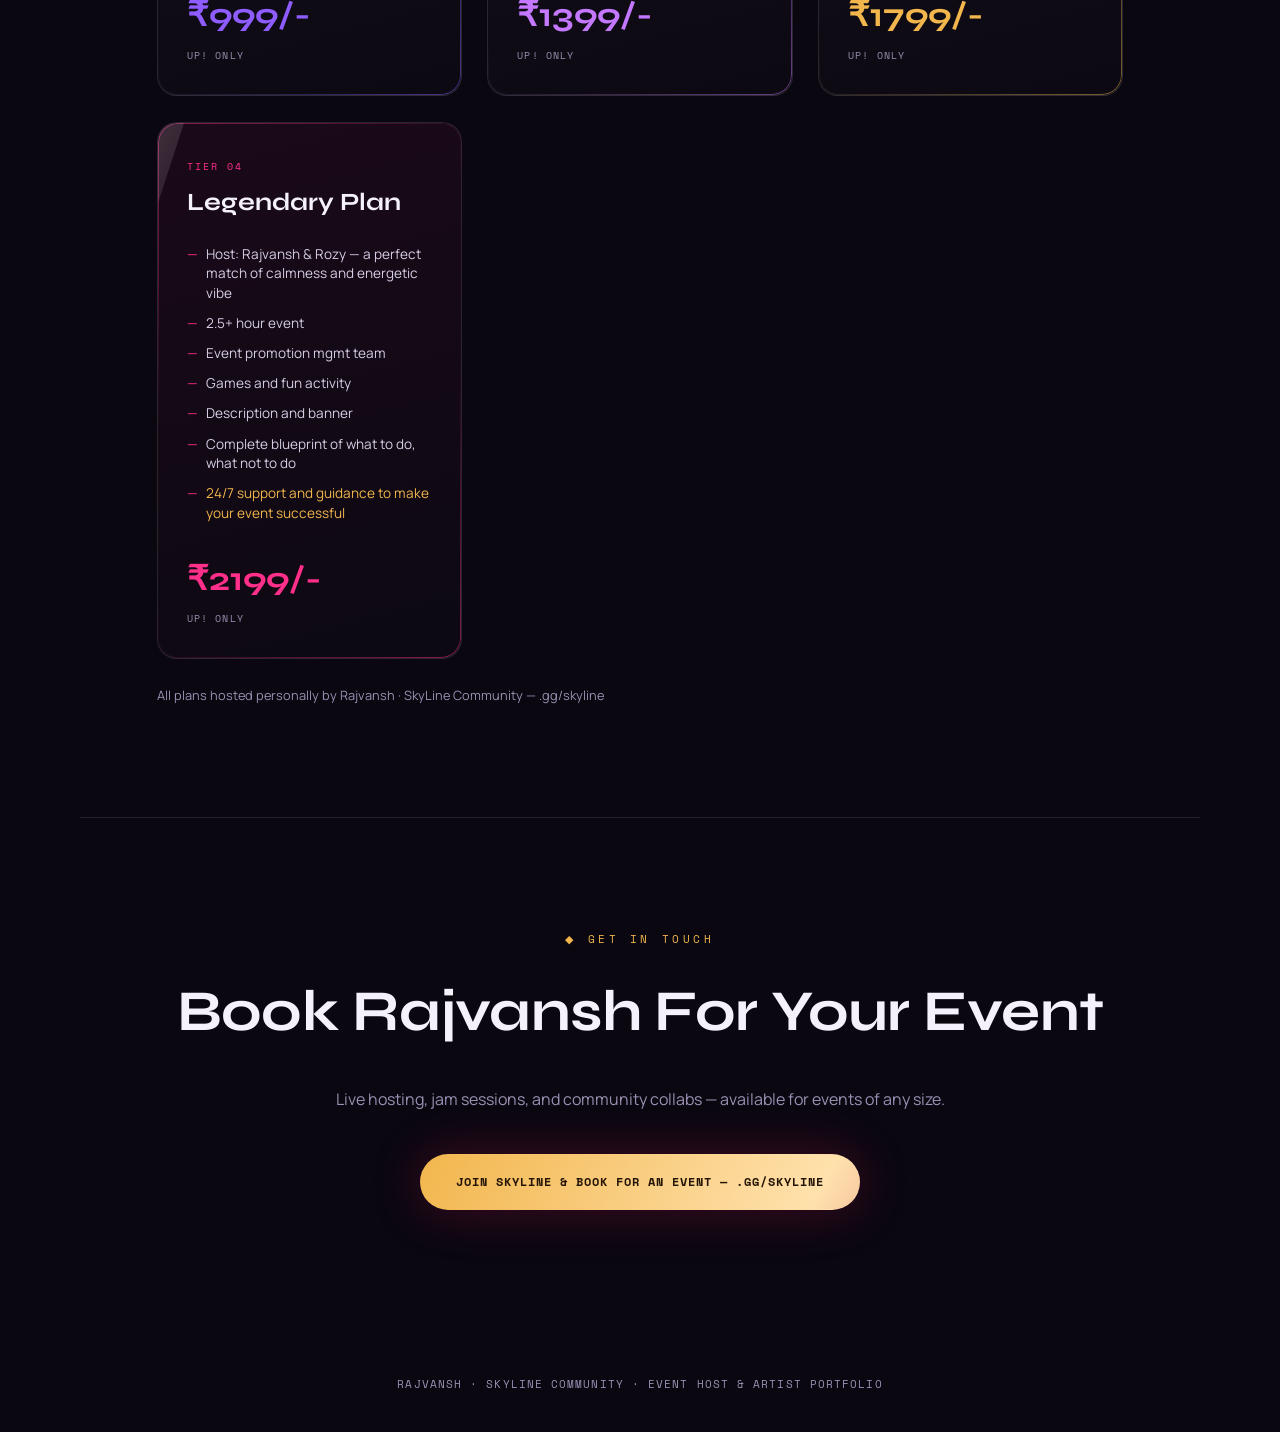
<file: rajvansh-portfolio-v2-1.html>
<!DOCTYPE html>
<html lang="en">
<head>
<meta charset="UTF-8">
<meta name="viewport" content="width=device-width, initial-scale=1.0">
<title>Rajvansh — Event Host &amp; Artist</title>
<link rel="preconnect" href="https://fonts.googleapis.com">
<link href="https://fonts.googleapis.com/css2?family=Syne:wght@600;700;800&family=Manrope:wght@400;500;600;700;800&family=Space+Mono:wght@400;700&family=Cormorant+Garamond:ital,wght@1,500;1,600&display=swap" rel="stylesheet">
<style>
  :root{
    --void: #0a0710;
    --void2: #120b1c;
    --card: rgba(255,255,255,0.035);
    --card-hover: rgba(255,255,255,0.06);
    --line: rgba(255,255,255,0.11);
    --chrome: #f4f1fa;
    --muted: #9b90b3;
    --violet: #9b4dff;
    --violet-deep: #4a1f8f;
    --magenta: #ff1f7a;
    --crimson: #c3134e;
    --gold: #f2b64d;
  }
  *{ box-sizing:border-box; margin:0; padding:0; }
  html{ scroll-behavior:smooth; }
  body{
    background: var(--void);
    color: var(--chrome);
    font-family:'Manrope', sans-serif;
    line-height:1.6;
    overflow-x:hidden;
    position:relative;
  }
  ::selection{ background:var(--violet); color:#fff; }

  /* grain */
  .grain{
    position:fixed; inset:0; z-index:3; pointer-events:none;
    opacity:0.05; mix-blend-mode:overlay;
    background-image:url("data:image/svg+xml,%3Csvg xmlns='http://www.w3.org/2000/svg' width='120' height='120'%3E%3Cfilter id='n'%3E%3CfeTurbulence type='fractalNoise' baseFrequency='0.9' numOctaves='2' stitchTiles='stitch'/%3E%3C/filter%3E%3Crect width='100%25' height='100%25' filter='url(%23n)'/%3E%3C/svg%3E");
  }

  /* ambient spotlight field */
  .stage{
    position:fixed; inset:0; z-index:0; pointer-events:none; overflow:hidden;
    background:
      radial-gradient(ellipse 65% 55% at 50% -8%, rgba(155,77,255,0.30), transparent 62%),
      radial-gradient(ellipse 50% 42% at 88% 12%, rgba(255,31,122,0.20), transparent 62%),
      radial-gradient(ellipse 55% 48% at 8% 75%, rgba(195,19,78,0.16), transparent 62%),
      radial-gradient(ellipse 40% 35% at 50% 100%, rgba(242,182,77,0.08), transparent 60%),
      var(--void);
  }
  .stage::after{
    content:""; position:absolute; inset:0;
    background:radial-gradient(ellipse 70% 65% at 50% 45%, transparent 40%, rgba(5,3,9,0.55) 100%);
  }
  .beam{
    position:absolute; top:-20%; left:50%;
    width:140vw; height:140vh;
    transform:translateX(-50%);
    background: conic-gradient(from 0deg at 50% 0%,
      transparent 0deg, rgba(155,77,255,0.16) 8deg, transparent 20deg,
      transparent 160deg, rgba(255,31,122,0.13) 172deg, transparent 184deg,
      transparent 340deg);
    animation: sweep 46s linear infinite;
    mix-blend-mode:screen;
  }
  @keyframes sweep{ 100%{ transform:translateX(-50%) rotate(360deg); } }
  .glow-follow{
    position:fixed; z-index:1; width:640px; height:640px; border-radius:50%;
    background:radial-gradient(circle, rgba(195,19,78,0.20) 0%, rgba(155,77,255,0.14) 45%, transparent 72%);
    pointer-events:none; transform:translate(-50%,-50%);
    transition:left 0.6s ease-out, top 0.6s ease-out;
    filter:blur(14px);
  }

  section, header.hero, footer{ position:relative; z-index:2; }

  .reveal{ opacity:0; transform:translateY(26px); transition:opacity 1s cubic-bezier(.2,.7,.2,1), transform 1s cubic-bezier(.2,.7,.2,1); }
  .reveal.in{ opacity:1; transform:translateY(0); }
  @media (prefers-reduced-motion: reduce){ .reveal{ opacity:1; transform:none; transition:none; } .beam{ animation:none; } }

  .display{ font-family:'Syne', sans-serif; }
  .mono{ font-family:'Space Mono', monospace; }

  /* ---------- HERO ---------- */
  .hero{
    min-height:100svh;
    display:flex; flex-direction:column; justify-content:center; align-items:center;
    text-align:center; padding:8vh 6vw 10vh; border-bottom:1px solid var(--line);
  }
  .eyebrow{
    font-family:'Space Mono', monospace; font-size:0.7rem; letter-spacing:0.42em;
    color:var(--muted); margin-bottom:2.2rem; text-transform:uppercase;
  }
  .eyebrow::before{ content:"◆ "; color:var(--gold); }
  .hero h1{
    font-family:'Syne', sans-serif; font-weight:800;
    font-size:clamp(2.6rem, 12vw, 9rem); line-height:0.92; letter-spacing:-0.01em;
    max-width:100%; white-space:nowrap;
    background:linear-gradient(115deg, #ffffff 0%, #ffffff 28%, #e3b8ff 42%, #ff3d8f 58%, #ffb84d 76%, #ffffff 100%);
    background-size:220% 100%;
    -webkit-background-clip:text; background-clip:text; color:transparent;
    animation: chromeShift 8s ease-in-out infinite;
    filter: drop-shadow(0 0 70px rgba(195,19,78,0.35));
  }
  @keyframes chromeShift{ 0%,100%{ background-position:0% 50%; } 50%{ background-position:100% 50%; } }
  .hero-role{
    margin-top:1.6rem; font-size:clamp(1rem, 2vw, 1.2rem); color:var(--muted);
    display:flex; gap:0.7em; flex-wrap:wrap; justify-content:center;
  }
  .hero-role span:not(.sep){ color:var(--chrome); font-weight:600; }
  .sep{ color:var(--violet); }
  .hero-lead{ max-width:46ch; margin:2rem auto 0; color:#c9bcd9; font-family:'Cormorant Garamond', serif; font-style:italic; font-weight:500; font-size:1.35rem; letter-spacing:0.01em; }

  .badge{
    margin-top:3rem; display:inline-flex; align-items:center; gap:0.7rem;
    padding:0.75rem 1.6rem; border-radius:999px;
    border:1px solid rgba(242,182,77,0.4);
    background:linear-gradient(135deg, rgba(242,182,77,0.12), rgba(195,19,78,0.10));
    box-shadow:0 0 50px rgba(195,19,78,0.14);
  }
  .badge-dot{ width:7px; height:7px; border-radius:50%; background:var(--gold); box-shadow:0 0 10px var(--gold); animation:pulseDot 2s ease-in-out infinite; }
  @keyframes pulseDot{ 0%,100%{ opacity:0.5; } 50%{ opacity:1; } }
  .badge-text{ font-family:'Space Mono', monospace; font-size:0.72rem; letter-spacing:0.16em; color:#ffe1ac; }

  .scroll-cue{ margin-top:5rem; width:1px; height:50px; background:linear-gradient(var(--muted), transparent); position:relative; }
  .scroll-cue::after{ content:""; position:absolute; top:0; left:-2px; width:5px; height:5px; border-radius:50%; background:var(--gold); animation:cueMove 2.4s ease-in-out infinite; }
  @keyframes cueMove{ 0%{ top:0; opacity:1; } 100%{ top:50px; opacity:0; } }

  /* ---------- TICKER ---------- */
  .ticker-wrap{ border-bottom:1px solid var(--line); overflow:hidden; padding:1.6rem 0; background:rgba(255,255,255,0.015); }
  .ticker{ display:flex; width:max-content; animation:tickerMove 32s linear infinite; }
  .ticker:hover{ animation-play-state:paused; }
  @keyframes tickerMove{ 0%{ transform:translateX(0); } 100%{ transform:translateX(-50%); } }
  .ticker-item{ display:flex; align-items:baseline; gap:0.7rem; padding:0 2.6rem; white-space:nowrap; }
  .ticker-num{ font-family:'Syne', sans-serif; font-weight:700; font-size:1.5rem; color:var(--chrome); }
  .ticker-label{ font-family:'Space Mono', monospace; font-size:0.68rem; letter-spacing:0.1em; color:var(--muted); text-transform:uppercase; }
  .ticker-item .dot{ color:var(--violet); }

  /* ---------- SECTION SHELL ---------- */
  section.block{ max-width:1120px; margin:0 auto; padding:clamp(3.5rem, 9vw, 7rem) 6vw; border-bottom:1px solid var(--line); }
  .tag{
    font-family:'Space Mono', monospace; font-size:0.7rem; letter-spacing:0.32em;
    color:var(--gold); margin-bottom:1.1rem; text-transform:uppercase;
  }
  h2.display{ font-weight:700; font-size:clamp(2.1rem, 5vw, 3.2rem); margin-bottom:1.8rem; letter-spacing:-0.01em; }
  .lead{ font-size:1.08rem; color:#c9c2dd; max-width:66ch; }
  .lead b{ color:var(--chrome); font-weight:700; }

  /* ---------- SKILLS ---------- */
  .grid-skills{ margin-top:3rem; display:grid; grid-template-columns:repeat(auto-fit, minmax(230px, 1fr)); gap:1px; background:var(--line); border:1px solid var(--line); border-radius:16px; overflow:hidden; }
  .skill{ background:var(--void2); padding:2rem 1.7rem; transition:background 0.35s ease; }
  .skill:hover{ background:var(--card-hover); }
  .skill .k{ font-family:'Space Mono', monospace; font-size:0.66rem; color:var(--violet); letter-spacing:0.14em; text-transform:uppercase; }
  .skill h3{ font-family:'Syne', sans-serif; font-size:1.3rem; font-weight:700; margin-top:0.5rem; }
  .skill p{ margin-top:0.6rem; font-size:0.9rem; color:var(--muted); }

  /* ---------- EXPERIENCE TIMELINE ---------- */
  .timeline{ margin-top:3rem; display:flex; flex-direction:column; }
  .tl-row{ display:grid; grid-template-columns:150px 1fr; gap:2rem; padding:2.1rem 0; border-top:1px solid var(--line); align-items:start; }
  .tl-row:last-child{ border-bottom:1px solid var(--line); }
  .tl-scale{ font-family:'Syne', sans-serif; font-weight:700; font-size:1.7rem; color:var(--gold); }
  .tl-scale small{ display:block; font-family:'Space Mono', monospace; font-size:0.6rem; color:var(--muted); font-weight:400; letter-spacing:0.1em; margin-top:0.3rem; }
  .tl-body h3{ font-family:'Syne', sans-serif; font-size:1.4rem; font-weight:700; }
  .tl-body p{ color:var(--muted); font-size:0.92rem; margin-top:0.4rem; max-width:60ch; }
  .role-pill{ display:inline-block; margin-top:0.7rem; font-family:'Space Mono', monospace; font-size:0.65rem; letter-spacing:0.1em; color:#d9caff; border:1px solid rgba(143,92,255,0.4); padding:0.3rem 0.8rem; border-radius:999px; background:rgba(143,92,255,0.08); }

  /* ---------- MUSIC ---------- */
  .music-wrap{ margin-top:3rem; display:grid; grid-template-columns:1fr 1fr; gap:2rem; }
  .music-card{ border:1px solid var(--line); background:var(--card); border-radius:16px; padding:2.2rem; position:relative; overflow:hidden; }
  .music-card::after{ content:""; position:absolute; right:-40px; top:-40px; width:150px; height:150px; background:radial-gradient(circle, rgba(255,47,138,0.2), transparent 70%); }
  .music-card h3{ font-family:'Syne', sans-serif; font-size:1.35rem; font-weight:700; color:var(--magenta); }
  .music-card p{ margin-top:0.7rem; color:var(--muted); font-size:0.92rem; }

  /* ---------- PLANS (VIP cards) ---------- */
  .plans-grid{ margin-top:3rem; display:grid; grid-template-columns:repeat(auto-fit, minmax(255px, 1fr)); gap:1.6rem; }
  .plan-card{
    background:linear-gradient(165deg, rgba(255,255,255,0.05), rgba(255,255,255,0.01));
    border:1px solid var(--line); border-radius:20px; padding:2.2rem 1.8rem 2rem;
    display:flex; flex-direction:column; position:relative; overflow:hidden;
    transition:transform 0.45s cubic-bezier(.2,.8,.2,1), border-color 0.4s ease, box-shadow 0.4s ease;
  }
  .plan-card::before{
    content:""; position:absolute; inset:0; border-radius:20px; padding:1px;
    background:linear-gradient(140deg, var(--accent, var(--violet)), transparent 40%, transparent 60%, var(--accent, var(--violet)));
    -webkit-mask:linear-gradient(#fff 0 0) content-box, linear-gradient(#fff 0 0);
    -webkit-mask-composite:xor; mask-composite:exclude;
    opacity:0.5; pointer-events:none;
  }
  .plan-card:hover{ transform:translateY(-8px); }
  .plan-card .sheen{
    content:""; position:absolute; top:0; left:-60%; width:40%; height:100%;
    background:linear-gradient(100deg, transparent, rgba(255,255,255,0.14), transparent);
    transform:skewX(-18deg); transition:left 0.8s ease; pointer-events:none;
  }
  .plan-card:hover .sheen{ left:120%; }
  .plan-tier{ font-family:'Space Mono', monospace; font-size:0.65rem; letter-spacing:0.2em; color:var(--accent, var(--violet)); text-transform:uppercase; }
  .plan-card h3{ font-family:'Syne', sans-serif; font-weight:700; font-size:1.55rem; margin-top:0.5rem; }
  .plan-card .plan-price{ margin-top:auto; padding-top:1.8rem; font-family:'Syne', sans-serif; font-weight:700; font-size:2.1rem; color:var(--accent, var(--violet)); }
  .plan-card .plan-price small{ display:block; font-family:'Space Mono', monospace; font-size:0.6rem; font-weight:400; letter-spacing:0.12em; color:var(--muted); margin-top:0.3rem; }
  .plan-list{ list-style:none; margin-top:1.4rem; display:flex; flex-direction:column; gap:0.65rem; flex:1; }
  .plan-list li{ font-size:0.85rem; color:#d5cfe6; padding-left:1.2rem; position:relative; line-height:1.45; }
  .plan-list li::before{ content:"—"; position:absolute; left:0; top:0; color:var(--accent, var(--violet)); }
  .plan-list li.highlight{ color:var(--gold); }

  .plan-core{ --accent:#8f5cff; }
  .plan-quantum{ --accent:#c478ff; }
  .plan-omega{ --accent:#f2b64d; }
  .plan-legendary{ --accent:#ff2f8a; background:linear-gradient(165deg, rgba(255,47,138,0.07), rgba(255,255,255,0.01)); }
  .plan-legendary:hover{ box-shadow:0 26px 50px rgba(255,47,138,0.16); }
  .plan-core:hover{ box-shadow:0 20px 42px rgba(143,92,255,0.14); }
  .plan-quantum:hover{ box-shadow:0 20px 42px rgba(196,120,255,0.14); }
  .plan-omega:hover{ box-shadow:0 20px 42px rgba(242,182,77,0.16); }

  .plan-note{ margin-top:1.6rem; font-size:0.8rem; color:var(--muted); }

  /* ---------- CTA ---------- */
  .cta{ text-align:center; padding:clamp(3.5rem, 9vw, 7rem) 6vw clamp(4rem, 10vw, 8rem); }
  .cta h2{ font-size:clamp(2.2rem, 6vw, 3.6rem); font-weight:700; }
  .cta p{ color:var(--muted); margin-top:1.1rem; }
  .cta-row{ margin-top:2.6rem; display:flex; gap:1rem; justify-content:center; flex-wrap:wrap; }
  .btn{
    font-family:'Space Mono', monospace; font-size:0.78rem; letter-spacing:0.08em;
    padding:1.05rem 2.2rem; border-radius:999px; text-decoration:none; border:1px solid transparent;
    transition:transform 0.4s cubic-bezier(.2,.8,.2,1), box-shadow 0.4s ease;
  }
  .btn:hover{ transform:translateY(-3px); }
  .btn-primary{
    background:linear-gradient(120deg, var(--gold), #ffe1ac, var(--crimson), var(--gold));
    background-size:280% 100%;
    color:#241405; font-weight:700;
    box-shadow:0 0 50px rgba(195,19,78,0.3);
  }
  .btn-primary:hover{ box-shadow:0 18px 46px rgba(195,19,78,0.4); background-position:100% 0; }

  footer{ text-align:center; padding:2.4rem; font-family:'Space Mono', monospace; font-size:0.68rem; color:var(--muted); letter-spacing:0.1em; }

  /* ---------- RESPONSIVE ---------- */
  @media (max-width:900px){
    .music-wrap{ grid-template-columns:1fr; }
    .grid-skills{ grid-template-columns:repeat(auto-fit, minmax(200px, 1fr)); }
    .hero{ padding:10vh 7vw 8vh; }
  }

  @media (max-width:640px){
    .hero{ padding:9vh 6vw 6vh; min-height:92svh; }
    .hero h1{ font-size:clamp(2.2rem, 15vw, 9rem); }
    .eyebrow{ letter-spacing:0.3em; font-size:0.62rem; margin-bottom:1.6rem; }
    .hero-lead{ font-size:1.15rem; max-width:32ch; }
    .hero-role{ gap:0.5em 0.6em; font-size:0.92rem; }
    .badge{ margin-top:2.2rem; padding:0.6rem 1.2rem; }
    .badge-text{ font-size:0.62rem; letter-spacing:0.1em; }
    .scroll-cue{ margin-top:3rem; }

    .ticker-item{ padding:0 1.5rem; }
    .ticker-num{ font-size:1.15rem; }
    .ticker-label{ font-size:0.6rem; }

    section.block{ padding-left:6.5vw; padding-right:6.5vw; }
    h2.display{ font-size:clamp(1.7rem, 8vw, 2.4rem); }
    .lead{ font-size:1rem; }

    .grid-skills{ grid-template-columns:1fr 1fr; border-radius:14px; }
    .skill{ padding:1.5rem 1.2rem; }
    .skill h3{ font-size:1.12rem; }

    .tl-row{ grid-template-columns:1fr; gap:0.4rem; padding:1.6rem 0; }
    .tl-scale{ font-size:1.3rem; }
    .tl-scale small{ display:inline; margin-left:0.5rem; }
    .tl-body h3{ font-size:1.2rem; }

    .music-wrap{ grid-template-columns:1fr; gap:1.2rem; }
    .music-card{ padding:1.7rem; }

    .plans-grid{ grid-template-columns:1fr; gap:1.2rem; }
    .plan-card{ padding:1.9rem 1.5rem 1.7rem; }
    .plan-card .plan-price{ font-size:1.8rem; }

    .cta h2{ font-size:clamp(1.8rem, 9vw, 2.6rem); }
    .btn{ padding:0.95rem 1.6rem; font-size:0.7rem; width:100%; text-align:center; }
    .cta-row{ width:100%; }

    .glow-follow{ display:none; }
  }

  @media (max-width:420px){
    .grid-skills{ grid-template-columns:1fr; }
    .hero-lead{ max-width:26ch; font-size:1.05rem; }
    .ticker-item{ padding:0 1.1rem; }
    .hero h1{ font-size:clamp(2.2rem, 14vw, 9rem); }
  }

  @media (hover:none){
    .plan-card:hover{ transform:none; }
    .btn:hover{ transform:none; }
  }

  @media (min-width:1400px){
    section.block, .cta{ max-width:1240px; }
  }
</style>
</head>
<body>

  <div class="stage"><div class="beam"></div></div>
  <div class="grain"></div>
  <div class="glow-follow" id="glow"></div>

  <!-- HERO -->
  <header class="hero">
    <div class="eyebrow">EVENT HOST &amp; ARTIST</div>
    <h1 class="display">RAJVANSH</h1>
    <div class="hero-role">
      <span>Community Owner</span><span class="sep">/</span>
      <span>Live Host</span><span class="sep">/</span>
      <span>Multi-Instrumentalist</span><span class="sep">/</span>
      <span>Songwriter</span>
    </div>
    <p class="hero-lead">Runs the room, writes the song. Founder of SkyLine Community and the host behind some of the biggest desi Discord stages around.</p>
    <div class="badge">
      <span class="badge-dot"></span>
      <span class="badge-text">OWNER · SKYLINE COMMUNITY · .GG/SKYLINE</span>
    </div>
    <div class="scroll-cue"></div>
  </header>

  <!-- TICKER -->
  <div class="ticker-wrap">
    <div class="ticker mono" id="ticker">
      <div class="ticker-item"><span class="ticker-num">3,000+</span><span class="ticker-label">SkyLine Members</span></div>
      <div class="ticker-item"><span class="dot">◆</span></div>
      <div class="ticker-item"><span class="ticker-num">100,000+</span><span class="ticker-label">Largest Event — Ishqzade</span></div>
      <div class="ticker-item"><span class="dot">◆</span></div>
      <div class="ticker-item"><span class="ticker-num">11,000+</span><span class="ticker-label">Bewafa Members</span></div>
      <div class="ticker-item"><span class="dot">◆</span></div>
      <div class="ticker-item"><span class="ticker-num">100%</span><span class="ticker-label">Original, Self-Written Music</span></div>
      <div class="ticker-item"><span class="dot">◆</span></div>
    </div>
  </div>

  <!-- ABOUT -->
  <section class="block reveal">
    <div class="tag">◆ About</div>
    <h2 class="display">Runs the room. Writes the song.</h2>
    <p class="lead">
      Rajvansh founded and owns <b>SkyLine Community</b>, a 3,000+ member Discord server built on
      the same event standards seen in its own Core, Quantum, and Omega hosting plans — full
      promotion, live games, and end-to-end event management. Beyond running his own community,
      he's a sought-after guest host and performer, having taken the stage for
      <b>Bewafa</b> (11,000+ members) and <b>Ishqzade</b> (100,000+ members) — two of the
      biggest desi Discord spaces around. He's a trained multi-instrumentalist across
      <b>guitar and percussion</b>, and in jamming sessions he doesn't just cover songs —
      he writes his own lyrics and composes his own music from scratch.
    </p>
  </section>

  <!-- SKILLS -->
  <section class="block reveal">
    <div class="tag">◆ Skill Set</div>
    <h2 class="display">The Loadout</h2>
    <div class="grid-skills">
      <div class="skill">
        <div class="k mono">Instrument</div>
        <h3>Guitar</h3>
        <p>Rhythm and lead playing across live sessions and jams.</p>
      </div>
      <div class="skill">
        <div class="k mono">Instrument</div>
        <h3>Percussion</h3>
        <p>Hand percussion and rhythm work that anchors every jam.</p>
      </div>
      <div class="skill">
        <div class="k mono">Craft</div>
        <h3>Songwriting</h3>
        <p>Writes original lyrics and composes his own tracks — not just covers.</p>
      </div>
      <div class="skill">
        <div class="k mono">Stage</div>
        <h3>Event Hosting</h3>
        <p>MCing, crowd energy, and running 2–2.5+ hour live events end-to-end.</p>
      </div>
      <div class="skill">
        <div class="k mono">Ops</div>
        <h3>Community Management</h3>
        <p>Owns and grows SkyLine Community — promotion, structure, and member experience.</p>
      </div>
      <div class="skill">
        <div class="k mono">Format</div>
        <h3>Jamming Sessions</h3>
        <p>Curates and leads open jam circles built around original material.</p>
      </div>
    </div>
  </section>

  <!-- EXPERIENCE -->
  <section class="block reveal">
    <div class="tag">◆ Experience</div>
    <h2 class="display">Where He's Played</h2>
    <div class="timeline">
      <div class="tl-row">
        <div class="tl-scale mono">3K+<small>MEMBERS</small></div>
        <div class="tl-body">
          <h3>SkyLine Community</h3>
          <p>Founder &amp; Host — .gg/skyline. Runs the community's own tiered event plans (Core, Quantum, Omega), covering promotion, games, and full event management.</p>
          <span class="role-pill">Owner / Host</span>
        </div>
      </div>
      <div class="tl-row">
        <div class="tl-scale mono">11K+<small>MEMBERS</small></div>
        <div class="tl-body">
          <h3>Bewafa</h3>
          <p>Guest host and performer for one of the larger desi Discord communities, bringing live music and hosting to its events.</p>
          <span class="role-pill">Guest Host</span>
        </div>
      </div>
      <div class="tl-row">
        <div class="tl-scale mono">100K+<small>MEMBERS</small></div>
        <div class="tl-body">
          <h3>Ishqzade</h3>
          <p>Performed and hosted at one of the largest servers in this space — 100,000+ members strong.</p>
          <span class="role-pill">Guest Host</span>
        </div>
      </div>
    </div>
  </section>

  <!-- MUSIC -->
  <section class="block reveal">
    <div class="tag">◆ Music</div>
    <h2 class="display">Original, Not Cover</h2>
    <div class="music-wrap">
      <div class="music-card">
        <h3>Self-Written Lyrics</h3>
        <p>Every jamming session features tracks Rajvansh has written himself — real songwriting, not just performance.</p>
      </div>
      <div class="music-card">
        <h3>Live Composition</h3>
        <p>Guitar and percussion combine live to build original arrangements on the spot during jam sessions.</p>
      </div>
    </div>
  </section>

  <!-- PLANS -->
  <section class="block reveal">
    <div class="tag">◆ Event Plans</div>
    <h2 class="display">Pick Your Tier</h2>
    <p class="lead">Every SkyLine Community event runs on one of these plans — from a quick community game night to a full Legendary production.</p>

    <div class="plans-grid">

      <!-- CORE -->
      <div class="plan-card plan-core">
        <div class="plan-tier mono">Tier 01</div>
        <h3>Core Plan</h3>
        <ul class="plan-list">
          <li>Host Rajvansh</li>
          <li>Artist: 2</li>
          <li>1.5 hour event</li>
          <li>Invite links</li>
          <li>Event promotion</li>
          <li>Games</li>
          <li>Description and banner</li>
        </ul>
        <div class="plan-price mono">₹999/- <small>UP! ONLY</small></div>
      </div>

      <!-- QUANTUM -->
      <div class="plan-card plan-quantum">
        <div class="plan-tier mono">Tier 02</div>
        <h3>Quantum Plan</h3>
        <ul class="plan-list">
          <li>Host: Rajvansh</li>
          <li>Artist: 3</li>
          <li>2 hour event</li>
          <li>Event promotion</li>
          <li>Invite links</li>
          <li>Games</li>
          <li>Mgmt team</li>
          <li>Description and banner</li>
          <li class="highlight">Personal guidance to make your event successful and memorable</li>
        </ul>
        <div class="plan-price mono">₹1399/- <small>UP! ONLY</small></div>
      </div>

      <!-- OMEGA -->
      <div class="plan-card plan-omega">
        <div class="plan-tier mono">Tier 03</div>
        <h3>Omega Plan</h3>
        <ul class="plan-list">
          <li>Host: Rajvansh</li>
          <li>Artist: 4</li>
          <li>2.5+ hour event</li>
          <li>Event promotion mgmt team</li>
          <li>Games and fun activity</li>
          <li>Description and banner</li>
          <li>Complete blueprint of what to do, what not to do</li>
          <li class="highlight">24/7 support and guidance to make your event successful</li>
        </ul>
        <div class="plan-price mono">₹1799/- <small>UP! ONLY</small></div>
      </div>

      <!-- LEGENDARY -->
      <div class="plan-card plan-legendary">
        <div class="plan-tier mono">Tier 04</div>
        <h3>Legendary Plan</h3>
        <ul class="plan-list">
          <li>Host: Rajvansh &amp; Rozy — a perfect match of calmness and energetic vibe</li>
          <li>2.5+ hour event</li>
          <li>Event promotion mgmt team</li>
          <li>Games and fun activity</li>
          <li>Description and banner</li>
          <li>Complete blueprint of what to do, what not to do</li>
          <li class="highlight">24/7 support and guidance to make your event successful</li>
        </ul>
        <div class="plan-price mono">₹2199/- <small>UP! ONLY</small></div>
      </div>

    </div>
    <p class="plan-note">All plans hosted personally by Rajvansh · SkyLine Community — .gg/skyline</p>
  </section>

  <!-- CTA -->
  <section class="cta reveal">
    <div class="tag" style="justify-content:center; display:flex;">◆ Get In Touch</div>
    <h2 class="display">Book Rajvansh For Your Event</h2>
    <p>Live hosting, jam sessions, and community collabs — available for events of any size.</p>
    <div class="cta-row">
      <a href="https://discord.gg/skyline" target="_blank" rel="noopener noreferrer" class="btn btn-primary">JOIN SKYLINE &amp; BOOK FOR AN EVENT — .GG/SKYLINE</a>
    </div>
  </section>

  <footer class="mono">RAJVANSH · SKYLINE COMMUNITY · EVENT HOST &amp; ARTIST PORTFOLIO</footer>

  <script>
    // duplicate ticker content for seamless loop
    const ticker = document.getElementById('ticker');
    ticker.innerHTML += ticker.innerHTML;

    // add glossy sheen sweep to plan cards
    document.querySelectorAll('.plan-card').forEach(card => {
      const sheen = document.createElement('div');
      sheen.className = 'sheen';
      card.appendChild(sheen);
    });

    // mouse-follow glow
    const glow = document.getElementById('glow');
    let gx = window.innerWidth/2, gy = window.innerHeight/2;
    window.addEventListener('mousemove', (e) => {
      gx = e.clientX; gy = e.clientY;
      glow.style.left = gx + 'px';
      glow.style.top = gy + 'px';
    });

    // scroll reveal
    const els = document.querySelectorAll('.reveal');
    const io = new IntersectionObserver((entries) => {
      entries.forEach(e => {
        if (e.isIntersecting) {
          e.target.classList.add('in');
          io.unobserve(e.target);
        }
      });
    }, { threshold: 0.15 });
    els.forEach(el => io.observe(el));

    // auto-fit hero wordmark so it always fits the viewport, no matter the device
    const heroTitle = document.querySelector('.hero h1');
    const heroWrap = document.querySelector('.hero');
    function fitHeroTitle(){
      const maxPx = 144; // 9rem cap
      const minPx = 28;
      const available = heroWrap.clientWidth * 0.9; // leave breathing room
      heroTitle.style.fontSize = maxPx + 'px';
      let current = maxPx;
      // shrink until it fits (single pass calc using ratio, then verify)
      const naturalWidth = heroTitle.scrollWidth;
      if (naturalWidth > available) {
        current = Math.max(minPx, Math.floor(maxPx * (available / naturalWidth)));
        heroTitle.style.fontSize = current + 'px';
      }
    }
    fitHeroTitle();
    window.addEventListener('resize', fitHeroTitle);
    if (document.fonts && document.fonts.ready) {
      document.fonts.ready.then(fitHeroTitle);
    }
  </script>

</body>
</html>
</file>
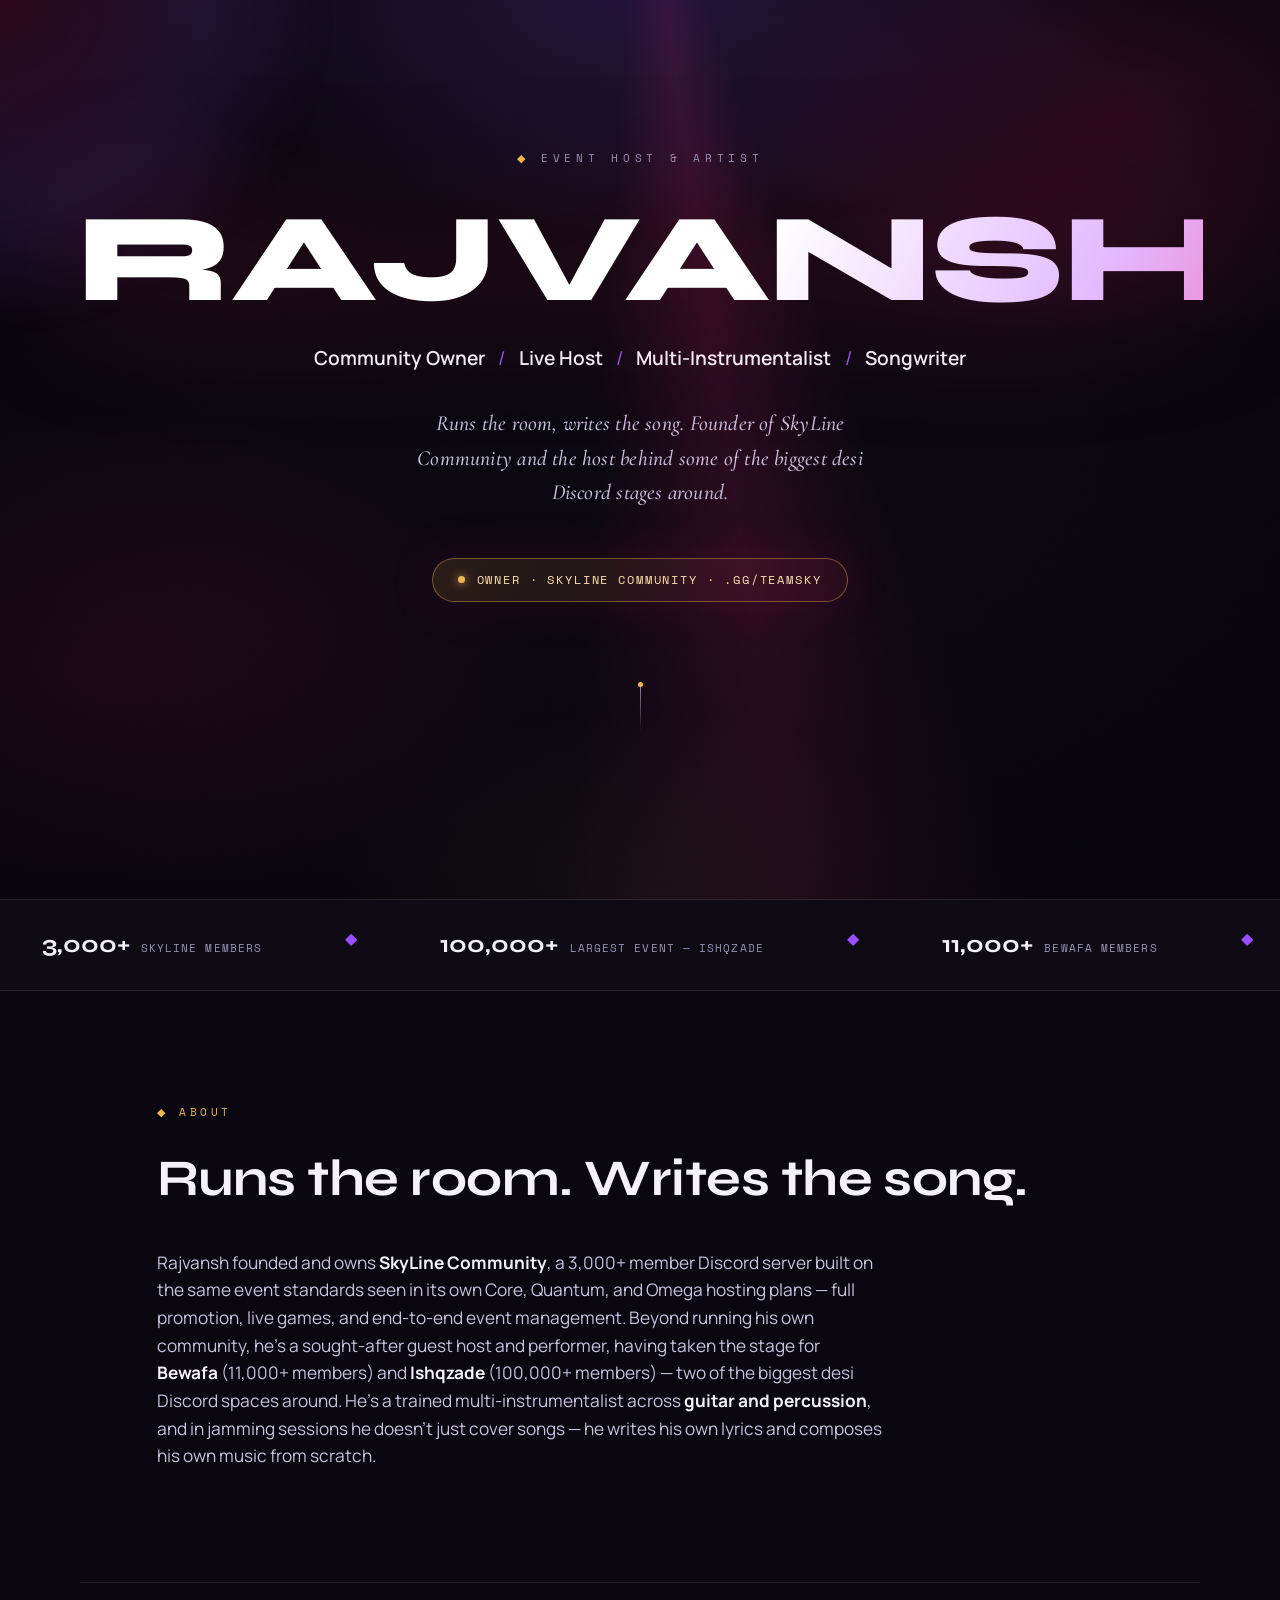
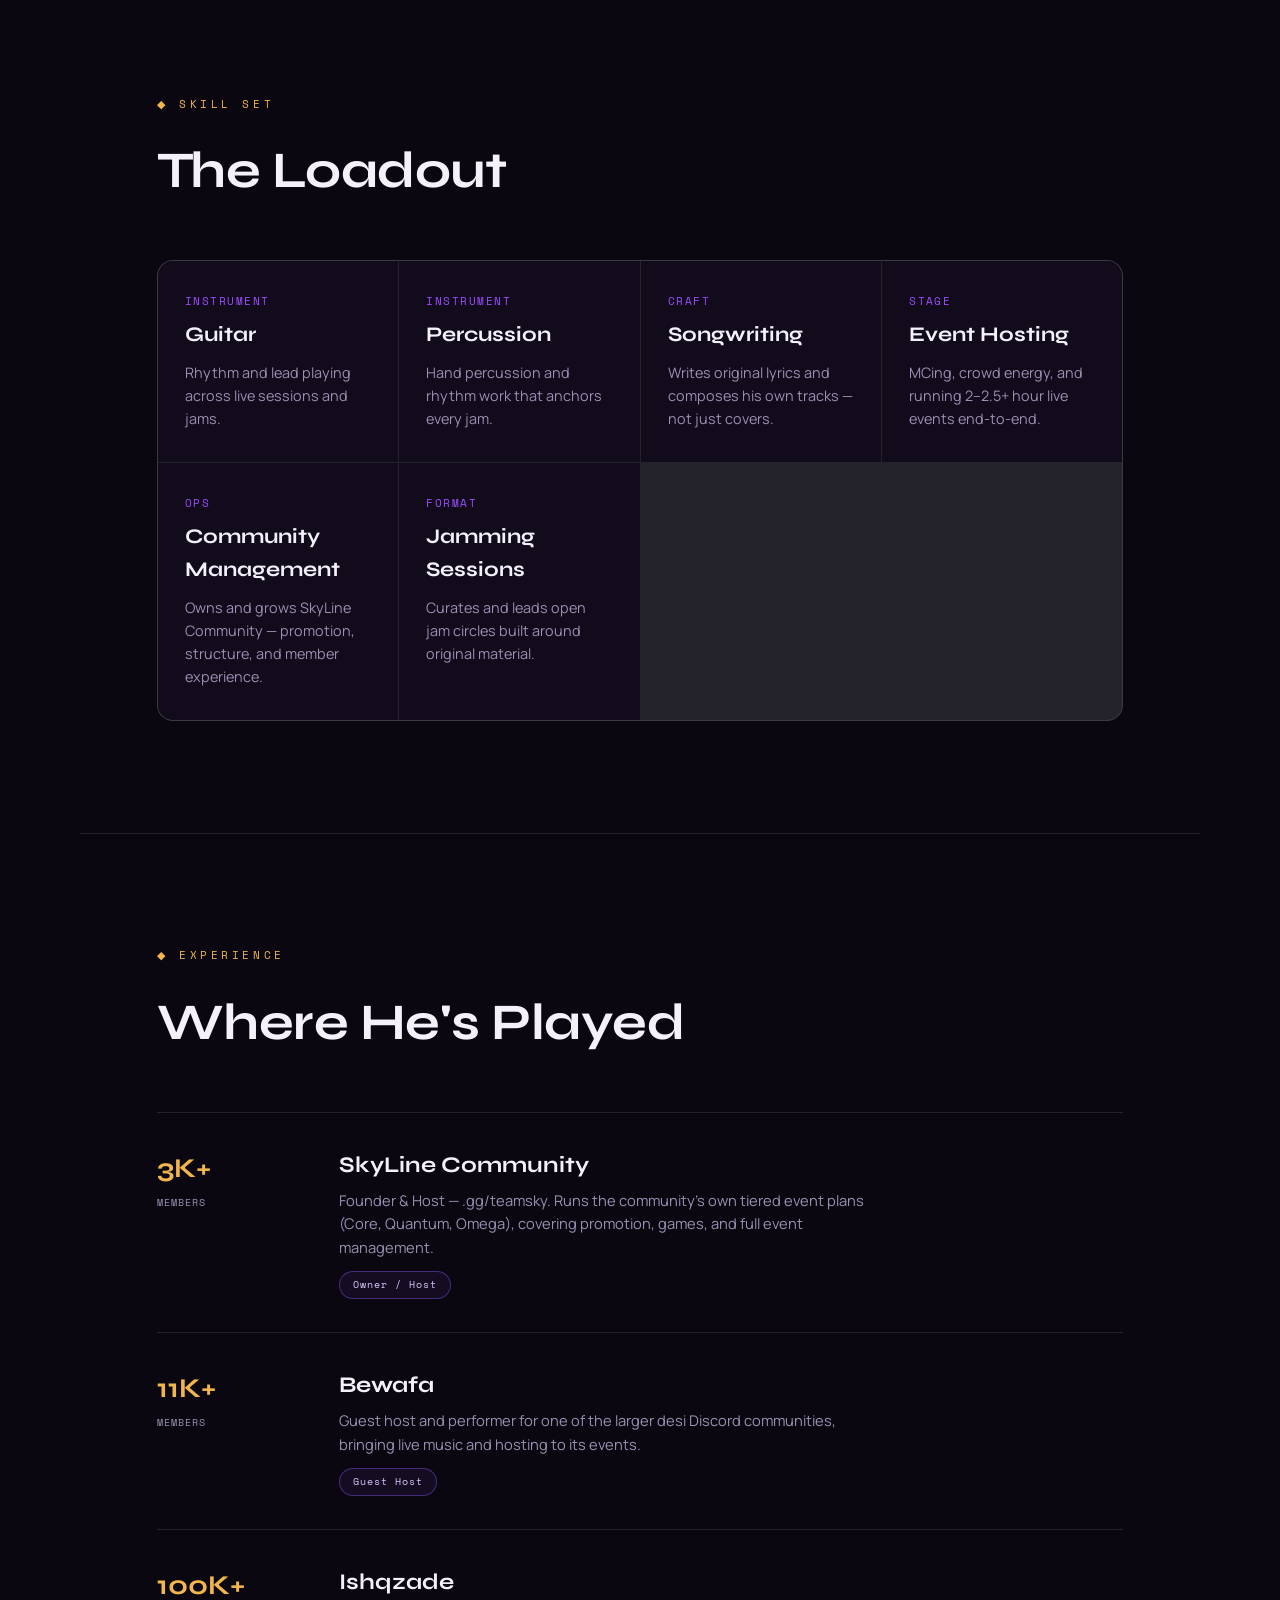
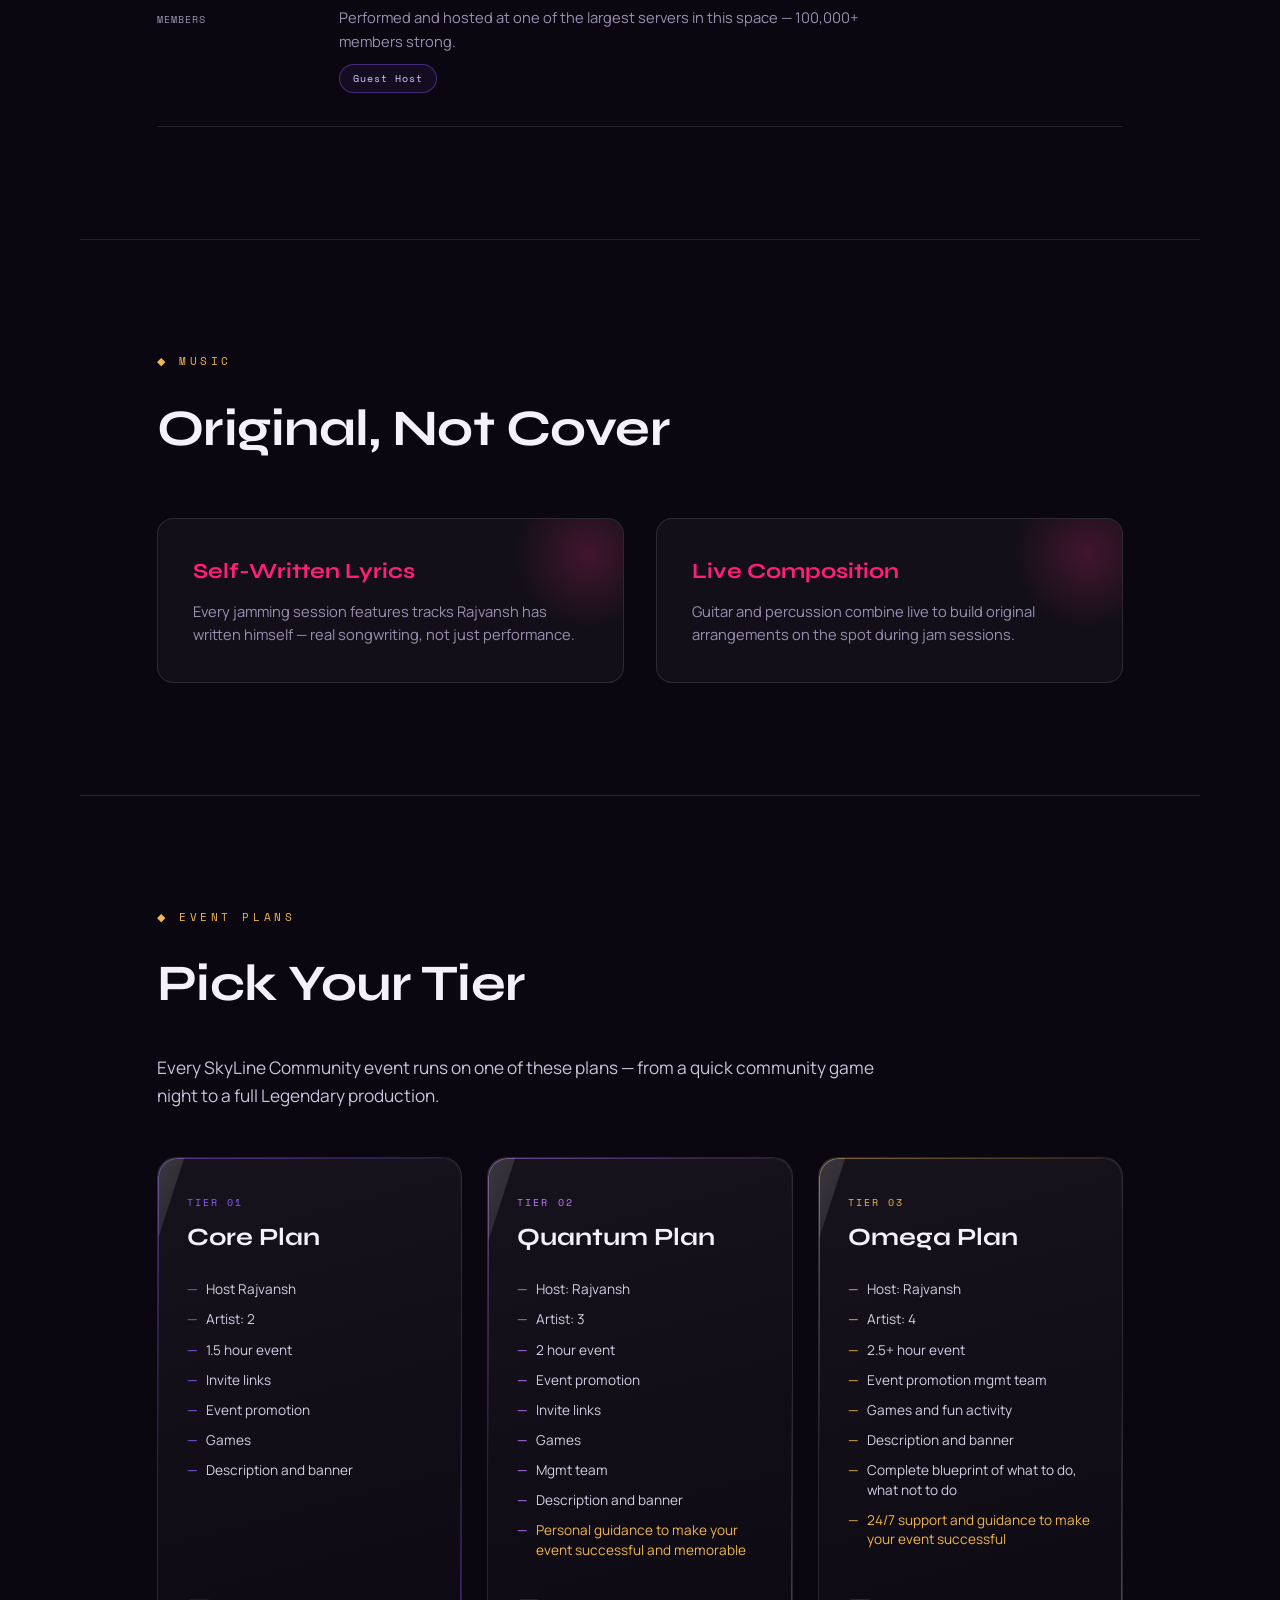
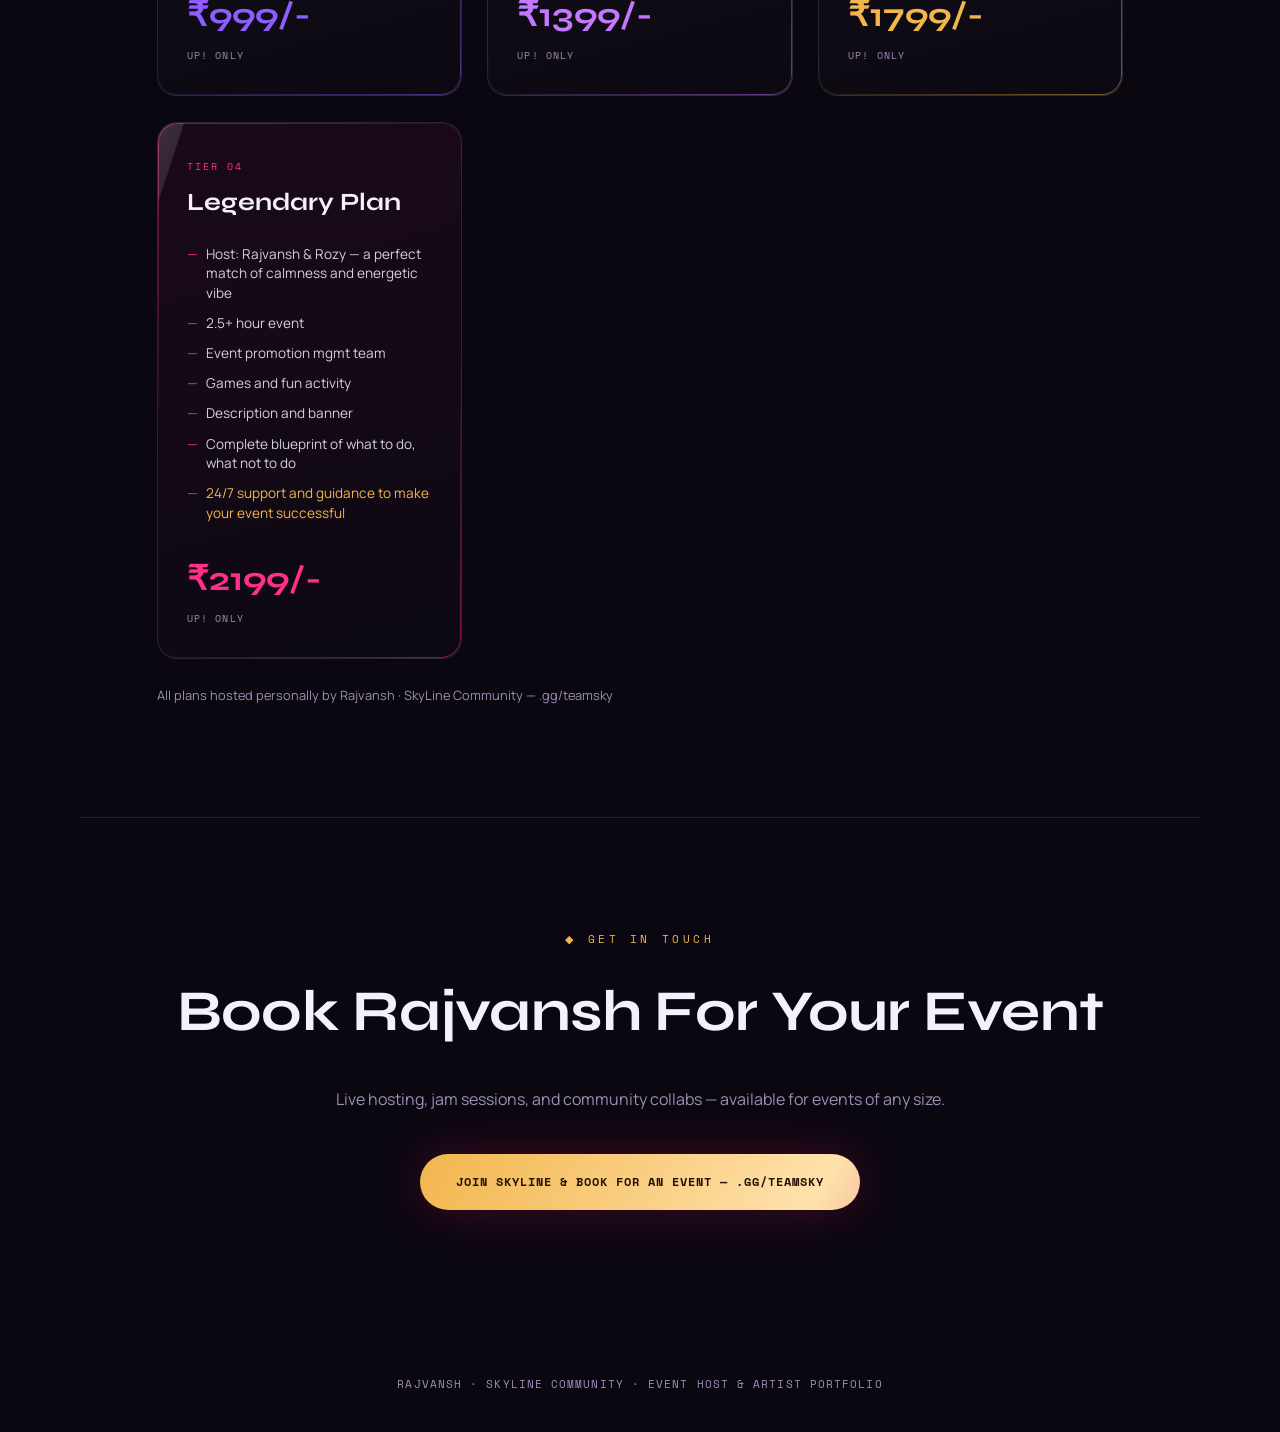
<file: rajvansh-portfolio-v2.html>
<!DOCTYPE html>
<html lang="en">
<head>
<meta charset="UTF-8">
<meta name="viewport" content="width=device-width, initial-scale=1.0">
<title>Rajvansh — Event Host &amp; Artist</title>
<link rel="preconnect" href="https://fonts.googleapis.com">
<link href="https://fonts.googleapis.com/css2?family=Syne:wght@600;700;800&family=Manrope:wght@400;500;600;700;800&family=Space+Mono:wght@400;700&family=Cormorant+Garamond:ital,wght@1,500;1,600&display=swap" rel="stylesheet">
<style>
  :root{
    --void: #0a0710;
    --void2: #120b1c;
    --card: rgba(255,255,255,0.035);
    --card-hover: rgba(255,255,255,0.06);
    --line: rgba(255,255,255,0.11);
    --chrome: #f4f1fa;
    --muted: #9b90b3;
    --violet: #9b4dff;
    --violet-deep: #4a1f8f;
    --magenta: #ff1f7a;
    --crimson: #c3134e;
    --gold: #f2b64d;
  }
  *{ box-sizing:border-box; margin:0; padding:0; }
  html{ scroll-behavior:smooth; }
  body{
    background: var(--void);
    color: var(--chrome);
    font-family:'Manrope', sans-serif;
    line-height:1.6;
    overflow-x:hidden;
    position:relative;
  }
  ::selection{ background:var(--violet); color:#fff; }

  /* grain */
  .grain{
    position:fixed; inset:0; z-index:3; pointer-events:none;
    opacity:0.05; mix-blend-mode:overlay;
    background-image:url("data:image/svg+xml,%3Csvg xmlns='http://www.w3.org/2000/svg' width='120' height='120'%3E%3Cfilter id='n'%3E%3CfeTurbulence type='fractalNoise' baseFrequency='0.9' numOctaves='2' stitchTiles='stitch'/%3E%3C/filter%3E%3Crect width='100%25' height='100%25' filter='url(%23n)'/%3E%3C/svg%3E");
  }

  /* ambient spotlight field */
  .stage{
    position:fixed; inset:0; z-index:0; pointer-events:none; overflow:hidden;
    background:
      radial-gradient(ellipse 65% 55% at 50% -8%, rgba(155,77,255,0.30), transparent 62%),
      radial-gradient(ellipse 50% 42% at 88% 12%, rgba(255,31,122,0.20), transparent 62%),
      radial-gradient(ellipse 55% 48% at 8% 75%, rgba(195,19,78,0.16), transparent 62%),
      radial-gradient(ellipse 40% 35% at 50% 100%, rgba(242,182,77,0.08), transparent 60%),
      var(--void);
  }
  .stage::after{
    content:""; position:absolute; inset:0;
    background:radial-gradient(ellipse 70% 65% at 50% 45%, transparent 40%, rgba(5,3,9,0.55) 100%);
  }
  .beam{
    position:absolute; top:-20%; left:50%;
    width:140vw; height:140vh;
    transform:translateX(-50%);
    background: conic-gradient(from 0deg at 50% 0%,
      transparent 0deg, rgba(155,77,255,0.16) 8deg, transparent 20deg,
      transparent 160deg, rgba(255,31,122,0.13) 172deg, transparent 184deg,
      transparent 340deg);
    animation: sweep 46s linear infinite;
    mix-blend-mode:screen;
  }
  @keyframes sweep{ 100%{ transform:translateX(-50%) rotate(360deg); } }
  .glow-follow{
    position:fixed; z-index:1; width:640px; height:640px; border-radius:50%;
    background:radial-gradient(circle, rgba(195,19,78,0.20) 0%, rgba(155,77,255,0.14) 45%, transparent 72%);
    pointer-events:none; transform:translate(-50%,-50%);
    transition:left 0.6s ease-out, top 0.6s ease-out;
    filter:blur(14px);
  }

  section, header.hero, footer{ position:relative; z-index:2; }

  .reveal{ opacity:0; transform:translateY(26px); transition:opacity 1s cubic-bezier(.2,.7,.2,1), transform 1s cubic-bezier(.2,.7,.2,1); }
  .reveal.in{ opacity:1; transform:translateY(0); }
  @media (prefers-reduced-motion: reduce){ .reveal{ opacity:1; transform:none; transition:none; } .beam{ animation:none; } }

  .display{ font-family:'Syne', sans-serif; }
  .mono{ font-family:'Space Mono', monospace; }

  /* ---------- HERO ---------- */
  .hero{
    min-height:100svh;
    display:flex; flex-direction:column; justify-content:center; align-items:center;
    text-align:center; padding:8vh 6vw 10vh; border-bottom:1px solid var(--line);
  }
  .eyebrow{
    font-family:'Space Mono', monospace; font-size:0.7rem; letter-spacing:0.42em;
    color:var(--muted); margin-bottom:2.2rem; text-transform:uppercase;
  }
  .eyebrow::before{ content:"◆ "; color:var(--gold); }
  .hero h1{
    font-family:'Syne', sans-serif; font-weight:800;
    font-size:clamp(2.6rem, 12vw, 9rem); line-height:0.92; letter-spacing:-0.01em;
    max-width:100%; white-space:nowrap;
    background:linear-gradient(115deg, #ffffff 0%, #ffffff 28%, #e3b8ff 42%, #ff3d8f 58%, #ffb84d 76%, #ffffff 100%);
    background-size:220% 100%;
    -webkit-background-clip:text; background-clip:text; color:transparent;
    animation: chromeShift 8s ease-in-out infinite;
    filter: drop-shadow(0 0 70px rgba(195,19,78,0.35));
  }
  @keyframes chromeShift{ 0%,100%{ background-position:0% 50%; } 50%{ background-position:100% 50%; } }
  .hero-role{
    margin-top:1.6rem; font-size:clamp(1rem, 2vw, 1.2rem); color:var(--muted);
    display:flex; gap:0.7em; flex-wrap:wrap; justify-content:center;
  }
  .hero-role span:not(.sep){ color:var(--chrome); font-weight:600; }
  .sep{ color:var(--violet); }
  .hero-lead{ max-width:46ch; margin:2rem auto 0; color:#c9bcd9; font-family:'Cormorant Garamond', serif; font-style:italic; font-weight:500; font-size:1.35rem; letter-spacing:0.01em; }

  .badge{
    margin-top:3rem; display:inline-flex; align-items:center; gap:0.7rem;
    padding:0.75rem 1.6rem; border-radius:999px;
    border:1px solid rgba(242,182,77,0.4);
    background:linear-gradient(135deg, rgba(242,182,77,0.12), rgba(195,19,78,0.10));
    box-shadow:0 0 50px rgba(195,19,78,0.14);
  }
  .badge-dot{ width:7px; height:7px; border-radius:50%; background:var(--gold); box-shadow:0 0 10px var(--gold); animation:pulseDot 2s ease-in-out infinite; }
  @keyframes pulseDot{ 0%,100%{ opacity:0.5; } 50%{ opacity:1; } }
  .badge-text{ font-family:'Space Mono', monospace; font-size:0.72rem; letter-spacing:0.16em; color:#ffe1ac; }

  .scroll-cue{ margin-top:5rem; width:1px; height:50px; background:linear-gradient(var(--muted), transparent); position:relative; }
  .scroll-cue::after{ content:""; position:absolute; top:0; left:-2px; width:5px; height:5px; border-radius:50%; background:var(--gold); animation:cueMove 2.4s ease-in-out infinite; }
  @keyframes cueMove{ 0%{ top:0; opacity:1; } 100%{ top:50px; opacity:0; } }

  /* ---------- TICKER ---------- */
  .ticker-wrap{ border-bottom:1px solid var(--line); overflow:hidden; padding:1.6rem 0; background:rgba(255,255,255,0.015); }
  .ticker{ display:flex; width:max-content; animation:tickerMove 32s linear infinite; }
  .ticker:hover{ animation-play-state:paused; }
  @keyframes tickerMove{ 0%{ transform:translateX(0); } 100%{ transform:translateX(-50%); } }
  .ticker-item{ display:flex; align-items:baseline; gap:0.7rem; padding:0 2.6rem; white-space:nowrap; }
  .ticker-num{ font-family:'Syne', sans-serif; font-weight:700; font-size:1.5rem; color:var(--chrome); }
  .ticker-label{ font-family:'Space Mono', monospace; font-size:0.68rem; letter-spacing:0.1em; color:var(--muted); text-transform:uppercase; }
  .ticker-item .dot{ color:var(--violet); }

  /* ---------- SECTION SHELL ---------- */
  section.block{ max-width:1120px; margin:0 auto; padding:clamp(3.5rem, 9vw, 7rem) 6vw; border-bottom:1px solid var(--line); }
  .tag{
    font-family:'Space Mono', monospace; font-size:0.7rem; letter-spacing:0.32em;
    color:var(--gold); margin-bottom:1.1rem; text-transform:uppercase;
  }
  h2.display{ font-weight:700; font-size:clamp(2.1rem, 5vw, 3.2rem); margin-bottom:1.8rem; letter-spacing:-0.01em; }
  .lead{ font-size:1.08rem; color:#c9c2dd; max-width:66ch; }
  .lead b{ color:var(--chrome); font-weight:700; }

  /* ---------- SKILLS ---------- */
  .grid-skills{ margin-top:3rem; display:grid; grid-template-columns:repeat(auto-fit, minmax(230px, 1fr)); gap:1px; background:var(--line); border:1px solid var(--line); border-radius:16px; overflow:hidden; }
  .skill{ background:var(--void2); padding:2rem 1.7rem; transition:background 0.35s ease; }
  .skill:hover{ background:var(--card-hover); }
  .skill .k{ font-family:'Space Mono', monospace; font-size:0.66rem; color:var(--violet); letter-spacing:0.14em; text-transform:uppercase; }
  .skill h3{ font-family:'Syne', sans-serif; font-size:1.3rem; font-weight:700; margin-top:0.5rem; }
  .skill p{ margin-top:0.6rem; font-size:0.9rem; color:var(--muted); }

  /* ---------- EXPERIENCE TIMELINE ---------- */
  .timeline{ margin-top:3rem; display:flex; flex-direction:column; }
  .tl-row{ display:grid; grid-template-columns:150px 1fr; gap:2rem; padding:2.1rem 0; border-top:1px solid var(--line); align-items:start; }
  .tl-row:last-child{ border-bottom:1px solid var(--line); }
  .tl-scale{ font-family:'Syne', sans-serif; font-weight:700; font-size:1.7rem; color:var(--gold); }
  .tl-scale small{ display:block; font-family:'Space Mono', monospace; font-size:0.6rem; color:var(--muted); font-weight:400; letter-spacing:0.1em; margin-top:0.3rem; }
  .tl-body h3{ font-family:'Syne', sans-serif; font-size:1.4rem; font-weight:700; }
  .tl-body p{ color:var(--muted); font-size:0.92rem; margin-top:0.4rem; max-width:60ch; }
  .role-pill{ display:inline-block; margin-top:0.7rem; font-family:'Space Mono', monospace; font-size:0.65rem; letter-spacing:0.1em; color:#d9caff; border:1px solid rgba(143,92,255,0.4); padding:0.3rem 0.8rem; border-radius:999px; background:rgba(143,92,255,0.08); }

  /* ---------- MUSIC ---------- */
  .music-wrap{ margin-top:3rem; display:grid; grid-template-columns:1fr 1fr; gap:2rem; }
  .music-card{ border:1px solid var(--line); background:var(--card); border-radius:16px; padding:2.2rem; position:relative; overflow:hidden; }
  .music-card::after{ content:""; position:absolute; right:-40px; top:-40px; width:150px; height:150px; background:radial-gradient(circle, rgba(255,47,138,0.2), transparent 70%); }
  .music-card h3{ font-family:'Syne', sans-serif; font-size:1.35rem; font-weight:700; color:var(--magenta); }
  .music-card p{ margin-top:0.7rem; color:var(--muted); font-size:0.92rem; }

  /* ---------- PLANS (VIP cards) ---------- */
  .plans-grid{ margin-top:3rem; display:grid; grid-template-columns:repeat(auto-fit, minmax(255px, 1fr)); gap:1.6rem; }
  .plan-card{
    background:linear-gradient(165deg, rgba(255,255,255,0.05), rgba(255,255,255,0.01));
    border:1px solid var(--line); border-radius:20px; padding:2.2rem 1.8rem 2rem;
    display:flex; flex-direction:column; position:relative; overflow:hidden;
    transition:transform 0.45s cubic-bezier(.2,.8,.2,1), border-color 0.4s ease, box-shadow 0.4s ease;
  }
  .plan-card::before{
    content:""; position:absolute; inset:0; border-radius:20px; padding:1px;
    background:linear-gradient(140deg, var(--accent, var(--violet)), transparent 40%, transparent 60%, var(--accent, var(--violet)));
    -webkit-mask:linear-gradient(#fff 0 0) content-box, linear-gradient(#fff 0 0);
    -webkit-mask-composite:xor; mask-composite:exclude;
    opacity:0.5; pointer-events:none;
  }
  .plan-card:hover{ transform:translateY(-8px); }
  .plan-card .sheen{
    content:""; position:absolute; top:0; left:-60%; width:40%; height:100%;
    background:linear-gradient(100deg, transparent, rgba(255,255,255,0.14), transparent);
    transform:skewX(-18deg); transition:left 0.8s ease; pointer-events:none;
  }
  .plan-card:hover .sheen{ left:120%; }
  .plan-tier{ font-family:'Space Mono', monospace; font-size:0.65rem; letter-spacing:0.2em; color:var(--accent, var(--violet)); text-transform:uppercase; }
  .plan-card h3{ font-family:'Syne', sans-serif; font-weight:700; font-size:1.55rem; margin-top:0.5rem; }
  .plan-card .plan-price{ margin-top:auto; padding-top:1.8rem; font-family:'Syne', sans-serif; font-weight:700; font-size:2.1rem; color:var(--accent, var(--violet)); }
  .plan-card .plan-price small{ display:block; font-family:'Space Mono', monospace; font-size:0.6rem; font-weight:400; letter-spacing:0.12em; color:var(--muted); margin-top:0.3rem; }
  .plan-list{ list-style:none; margin-top:1.4rem; display:flex; flex-direction:column; gap:0.65rem; flex:1; }
  .plan-list li{ font-size:0.85rem; color:#d5cfe6; padding-left:1.2rem; position:relative; line-height:1.45; }
  .plan-list li::before{ content:"—"; position:absolute; left:0; top:0; color:var(--accent, var(--violet)); }
  .plan-list li.highlight{ color:var(--gold); }

  .plan-core{ --accent:#8f5cff; }
  .plan-quantum{ --accent:#c478ff; }
  .plan-omega{ --accent:#f2b64d; }
  .plan-legendary{ --accent:#ff2f8a; background:linear-gradient(165deg, rgba(255,47,138,0.07), rgba(255,255,255,0.01)); }
  .plan-legendary:hover{ box-shadow:0 26px 50px rgba(255,47,138,0.16); }
  .plan-core:hover{ box-shadow:0 20px 42px rgba(143,92,255,0.14); }
  .plan-quantum:hover{ box-shadow:0 20px 42px rgba(196,120,255,0.14); }
  .plan-omega:hover{ box-shadow:0 20px 42px rgba(242,182,77,0.16); }

  .plan-note{ margin-top:1.6rem; font-size:0.8rem; color:var(--muted); }

  /* ---------- CTA ---------- */
  .cta{ text-align:center; padding:clamp(3.5rem, 9vw, 7rem) 6vw clamp(4rem, 10vw, 8rem); }
  .cta h2{ font-size:clamp(2.2rem, 6vw, 3.6rem); font-weight:700; }
  .cta p{ color:var(--muted); margin-top:1.1rem; }
  .cta-row{ margin-top:2.6rem; display:flex; gap:1rem; justify-content:center; flex-wrap:wrap; }
  .btn{
    font-family:'Space Mono', monospace; font-size:0.78rem; letter-spacing:0.08em;
    padding:1.05rem 2.2rem; border-radius:999px; text-decoration:none; border:1px solid transparent;
    transition:transform 0.4s cubic-bezier(.2,.8,.2,1), box-shadow 0.4s ease;
  }
  .btn:hover{ transform:translateY(-3px); }
  .btn-primary{
    background:linear-gradient(120deg, var(--gold), #ffe1ac, var(--crimson), var(--gold));
    background-size:280% 100%;
    color:#241405; font-weight:700;
    box-shadow:0 0 50px rgba(195,19,78,0.3);
  }
  .btn-primary:hover{ box-shadow:0 18px 46px rgba(195,19,78,0.4); background-position:100% 0; }

  footer{ text-align:center; padding:2.4rem; font-family:'Space Mono', monospace; font-size:0.68rem; color:var(--muted); letter-spacing:0.1em; }

  /* ---------- RESPONSIVE ---------- */
  @media (max-width:900px){
    .music-wrap{ grid-template-columns:1fr; }
    .grid-skills{ grid-template-columns:repeat(auto-fit, minmax(200px, 1fr)); }
    .hero{ padding:10vh 7vw 8vh; }
  }

  @media (max-width:640px){
    .hero{ padding:9vh 6vw 6vh; min-height:92svh; }
    .hero h1{ font-size:clamp(2.2rem, 15vw, 9rem); }
    .eyebrow{ letter-spacing:0.3em; font-size:0.62rem; margin-bottom:1.6rem; }
    .hero-lead{ font-size:1.15rem; max-width:32ch; }
    .hero-role{ gap:0.5em 0.6em; font-size:0.92rem; }
    .badge{ margin-top:2.2rem; padding:0.6rem 1.2rem; }
    .badge-text{ font-size:0.62rem; letter-spacing:0.1em; }
    .scroll-cue{ margin-top:3rem; }

    .ticker-item{ padding:0 1.5rem; }
    .ticker-num{ font-size:1.15rem; }
    .ticker-label{ font-size:0.6rem; }

    section.block{ padding-left:6.5vw; padding-right:6.5vw; }
    h2.display{ font-size:clamp(1.7rem, 8vw, 2.4rem); }
    .lead{ font-size:1rem; }

    .grid-skills{ grid-template-columns:1fr 1fr; border-radius:14px; }
    .skill{ padding:1.5rem 1.2rem; }
    .skill h3{ font-size:1.12rem; }

    .tl-row{ grid-template-columns:1fr; gap:0.4rem; padding:1.6rem 0; }
    .tl-scale{ font-size:1.3rem; }
    .tl-scale small{ display:inline; margin-left:0.5rem; }
    .tl-body h3{ font-size:1.2rem; }

    .music-wrap{ grid-template-columns:1fr; gap:1.2rem; }
    .music-card{ padding:1.7rem; }

    .plans-grid{ grid-template-columns:1fr; gap:1.2rem; }
    .plan-card{ padding:1.9rem 1.5rem 1.7rem; }
    .plan-card .plan-price{ font-size:1.8rem; }

    .cta h2{ font-size:clamp(1.8rem, 9vw, 2.6rem); }
    .btn{ padding:0.95rem 1.6rem; font-size:0.7rem; width:100%; text-align:center; }
    .cta-row{ width:100%; }

    .glow-follow{ display:none; }
  }

  @media (max-width:420px){
    .grid-skills{ grid-template-columns:1fr; }
    .hero-lead{ max-width:26ch; font-size:1.05rem; }
    .ticker-item{ padding:0 1.1rem; }
    .hero h1{ font-size:clamp(2.2rem, 14vw, 9rem); }
  }

  @media (hover:none){
    .plan-card:hover{ transform:none; }
    .btn:hover{ transform:none; }
  }

  @media (min-width:1400px){
    section.block, .cta{ max-width:1240px; }
  }
</style>
</head>
<body>

  <div class="stage"><div class="beam"></div></div>
  <div class="grain"></div>
  <div class="glow-follow" id="glow"></div>

  <!-- HERO -->
  <header class="hero">
    <div class="eyebrow">EVENT HOST &amp; ARTIST</div>
    <h1 class="display">RAJVANSH</h1>
    <div class="hero-role">
      <span>Community Owner</span><span class="sep">/</span>
      <span>Live Host</span><span class="sep">/</span>
      <span>Multi-Instrumentalist</span><span class="sep">/</span>
      <span>Songwriter</span>
    </div>
    <p class="hero-lead">Runs the room, writes the song. Founder of SkyLine Community and the host behind some of the biggest desi Discord stages around.</p>
    <div class="badge">
      <span class="badge-dot"></span>
      <span class="badge-text">OWNER · SKYLINE COMMUNITY · .GG/TEAMSKY</span>
    </div>
    <div class="scroll-cue"></div>
  </header>

  <!-- TICKER -->
  <div class="ticker-wrap">
    <div class="ticker mono" id="ticker">
      <div class="ticker-item"><span class="ticker-num">3,000+</span><span class="ticker-label">SkyLine Members</span></div>
      <div class="ticker-item"><span class="dot">◆</span></div>
      <div class="ticker-item"><span class="ticker-num">100,000+</span><span class="ticker-label">Largest Event — Ishqzade</span></div>
      <div class="ticker-item"><span class="dot">◆</span></div>
      <div class="ticker-item"><span class="ticker-num">11,000+</span><span class="ticker-label">Bewafa Members</span></div>
      <div class="ticker-item"><span class="dot">◆</span></div>
      <div class="ticker-item"><span class="ticker-num">100%</span><span class="ticker-label">Original, Self-Written Music</span></div>
      <div class="ticker-item"><span class="dot">◆</span></div>
    </div>
  </div>

  <!-- ABOUT -->
  <section class="block reveal">
    <div class="tag">◆ About</div>
    <h2 class="display">Runs the room. Writes the song.</h2>
    <p class="lead">
      Rajvansh founded and owns <b>SkyLine Community</b>, a 3,000+ member Discord server built on
      the same event standards seen in its own Core, Quantum, and Omega hosting plans — full
      promotion, live games, and end-to-end event management. Beyond running his own community,
      he's a sought-after guest host and performer, having taken the stage for
      <b>Bewafa</b> (11,000+ members) and <b>Ishqzade</b> (100,000+ members) — two of the
      biggest desi Discord spaces around. He's a trained multi-instrumentalist across
      <b>guitar and percussion</b>, and in jamming sessions he doesn't just cover songs —
      he writes his own lyrics and composes his own music from scratch.
    </p>
  </section>

  <!-- SKILLS -->
  <section class="block reveal">
    <div class="tag">◆ Skill Set</div>
    <h2 class="display">The Loadout</h2>
    <div class="grid-skills">
      <div class="skill">
        <div class="k mono">Instrument</div>
        <h3>Guitar</h3>
        <p>Rhythm and lead playing across live sessions and jams.</p>
      </div>
      <div class="skill">
        <div class="k mono">Instrument</div>
        <h3>Percussion</h3>
        <p>Hand percussion and rhythm work that anchors every jam.</p>
      </div>
      <div class="skill">
        <div class="k mono">Craft</div>
        <h3>Songwriting</h3>
        <p>Writes original lyrics and composes his own tracks — not just covers.</p>
      </div>
      <div class="skill">
        <div class="k mono">Stage</div>
        <h3>Event Hosting</h3>
        <p>MCing, crowd energy, and running 2–2.5+ hour live events end-to-end.</p>
      </div>
      <div class="skill">
        <div class="k mono">Ops</div>
        <h3>Community Management</h3>
        <p>Owns and grows SkyLine Community — promotion, structure, and member experience.</p>
      </div>
      <div class="skill">
        <div class="k mono">Format</div>
        <h3>Jamming Sessions</h3>
        <p>Curates and leads open jam circles built around original material.</p>
      </div>
    </div>
  </section>

  <!-- EXPERIENCE -->
  <section class="block reveal">
    <div class="tag">◆ Experience</div>
    <h2 class="display">Where He's Played</h2>
    <div class="timeline">
      <div class="tl-row">
        <div class="tl-scale mono">3K+<small>MEMBERS</small></div>
        <div class="tl-body">
          <h3>SkyLine Community</h3>
          <p>Founder &amp; Host — .gg/teamsky. Runs the community's own tiered event plans (Core, Quantum, Omega), covering promotion, games, and full event management.</p>
          <span class="role-pill">Owner / Host</span>
        </div>
      </div>
      <div class="tl-row">
        <div class="tl-scale mono">11K+<small>MEMBERS</small></div>
        <div class="tl-body">
          <h3>Bewafa</h3>
          <p>Guest host and performer for one of the larger desi Discord communities, bringing live music and hosting to its events.</p>
          <span class="role-pill">Guest Host</span>
        </div>
      </div>
      <div class="tl-row">
        <div class="tl-scale mono">100K+<small>MEMBERS</small></div>
        <div class="tl-body">
          <h3>Ishqzade</h3>
          <p>Performed and hosted at one of the largest servers in this space — 100,000+ members strong.</p>
          <span class="role-pill">Guest Host</span>
        </div>
      </div>
    </div>
  </section>

  <!-- MUSIC -->
  <section class="block reveal">
    <div class="tag">◆ Music</div>
    <h2 class="display">Original, Not Cover</h2>
    <div class="music-wrap">
      <div class="music-card">
        <h3>Self-Written Lyrics</h3>
        <p>Every jamming session features tracks Rajvansh has written himself — real songwriting, not just performance.</p>
      </div>
      <div class="music-card">
        <h3>Live Composition</h3>
        <p>Guitar and percussion combine live to build original arrangements on the spot during jam sessions.</p>
      </div>
    </div>
  </section>

  <!-- PLANS -->
  <section class="block reveal">
    <div class="tag">◆ Event Plans</div>
    <h2 class="display">Pick Your Tier</h2>
    <p class="lead">Every SkyLine Community event runs on one of these plans — from a quick community game night to a full Legendary production.</p>

    <div class="plans-grid">

      <!-- CORE -->
      <div class="plan-card plan-core">
        <div class="plan-tier mono">Tier 01</div>
        <h3>Core Plan</h3>
        <ul class="plan-list">
          <li>Host Rajvansh</li>
          <li>Artist: 2</li>
          <li>1.5 hour event</li>
          <li>Invite links</li>
          <li>Event promotion</li>
          <li>Games</li>
          <li>Description and banner</li>
        </ul>
        <div class="plan-price mono">₹999/- <small>UP! ONLY</small></div>
      </div>

      <!-- QUANTUM -->
      <div class="plan-card plan-quantum">
        <div class="plan-tier mono">Tier 02</div>
        <h3>Quantum Plan</h3>
        <ul class="plan-list">
          <li>Host: Rajvansh</li>
          <li>Artist: 3</li>
          <li>2 hour event</li>
          <li>Event promotion</li>
          <li>Invite links</li>
          <li>Games</li>
          <li>Mgmt team</li>
          <li>Description and banner</li>
          <li class="highlight">Personal guidance to make your event successful and memorable</li>
        </ul>
        <div class="plan-price mono">₹1399/- <small>UP! ONLY</small></div>
      </div>

      <!-- OMEGA -->
      <div class="plan-card plan-omega">
        <div class="plan-tier mono">Tier 03</div>
        <h3>Omega Plan</h3>
        <ul class="plan-list">
          <li>Host: Rajvansh</li>
          <li>Artist: 4</li>
          <li>2.5+ hour event</li>
          <li>Event promotion mgmt team</li>
          <li>Games and fun activity</li>
          <li>Description and banner</li>
          <li>Complete blueprint of what to do, what not to do</li>
          <li class="highlight">24/7 support and guidance to make your event successful</li>
        </ul>
        <div class="plan-price mono">₹1799/- <small>UP! ONLY</small></div>
      </div>

      <!-- LEGENDARY -->
      <div class="plan-card plan-legendary">
        <div class="plan-tier mono">Tier 04</div>
        <h3>Legendary Plan</h3>
        <ul class="plan-list">
          <li>Host: Rajvansh &amp; Rozy — a perfect match of calmness and energetic vibe</li>
          <li>2.5+ hour event</li>
          <li>Event promotion mgmt team</li>
          <li>Games and fun activity</li>
          <li>Description and banner</li>
          <li>Complete blueprint of what to do, what not to do</li>
          <li class="highlight">24/7 support and guidance to make your event successful</li>
        </ul>
        <div class="plan-price mono">₹2199/- <small>UP! ONLY</small></div>
      </div>

    </div>
    <p class="plan-note">All plans hosted personally by Rajvansh · SkyLine Community — .gg/teamsky</p>
  </section>

  <!-- CTA -->
  <section class="cta reveal">
    <div class="tag" style="justify-content:center; display:flex;">◆ Get In Touch</div>
    <h2 class="display">Book Rajvansh For Your Event</h2>
    <p>Live hosting, jam sessions, and community collabs — available for events of any size.</p>
    <div class="cta-row">
      <a href="https://discord.gg/teamsky" target="_blank" rel="noopener noreferrer" class="btn btn-primary">JOIN SKYLINE &amp; BOOK FOR AN EVENT — .GG/TEAMSKY</a>
    </div>
  </section>

  <footer class="mono">RAJVANSH · SKYLINE COMMUNITY · EVENT HOST &amp; ARTIST PORTFOLIO</footer>

  <script>
    // duplicate ticker content for seamless loop
    const ticker = document.getElementById('ticker');
    ticker.innerHTML += ticker.innerHTML;

    // add glossy sheen sweep to plan cards
    document.querySelectorAll('.plan-card').forEach(card => {
      const sheen = document.createElement('div');
      sheen.className = 'sheen';
      card.appendChild(sheen);
    });

    // mouse-follow glow
    const glow = document.getElementById('glow');
    let gx = window.innerWidth/2, gy = window.innerHeight/2;
    window.addEventListener('mousemove', (e) => {
      gx = e.clientX; gy = e.clientY;
      glow.style.left = gx + 'px';
      glow.style.top = gy + 'px';
    });

    // scroll reveal
    const els = document.querySelectorAll('.reveal');
    const io = new IntersectionObserver((entries) => {
      entries.forEach(e => {
        if (e.isIntersecting) {
          e.target.classList.add('in');
          io.unobserve(e.target);
        }
      });
    }, { threshold: 0.15 });
    els.forEach(el => io.observe(el));

    // auto-fit hero wordmark so it always fits the viewport, no matter the device
    const heroTitle = document.querySelector('.hero h1');
    const heroWrap = document.querySelector('.hero');
    function fitHeroTitle(){
      const maxPx = 144; // 9rem cap
      const minPx = 28;
      const available = heroWrap.clientWidth * 0.9; // leave breathing room
      heroTitle.style.fontSize = maxPx + 'px';
      let current = maxPx;
      // shrink until it fits (single pass calc using ratio, then verify)
      const naturalWidth = heroTitle.scrollWidth;
      if (naturalWidth > available) {
        current = Math.max(minPx, Math.floor(maxPx * (available / naturalWidth)));
        heroTitle.style.fontSize = current + 'px';
      }
    }
    fitHeroTitle();
    window.addEventListener('resize', fitHeroTitle);
    if (document.fonts && document.fonts.ready) {
      document.fonts.ready.then(fitHeroTitle);
    }
  </script>

</body>
</html>
</file>
